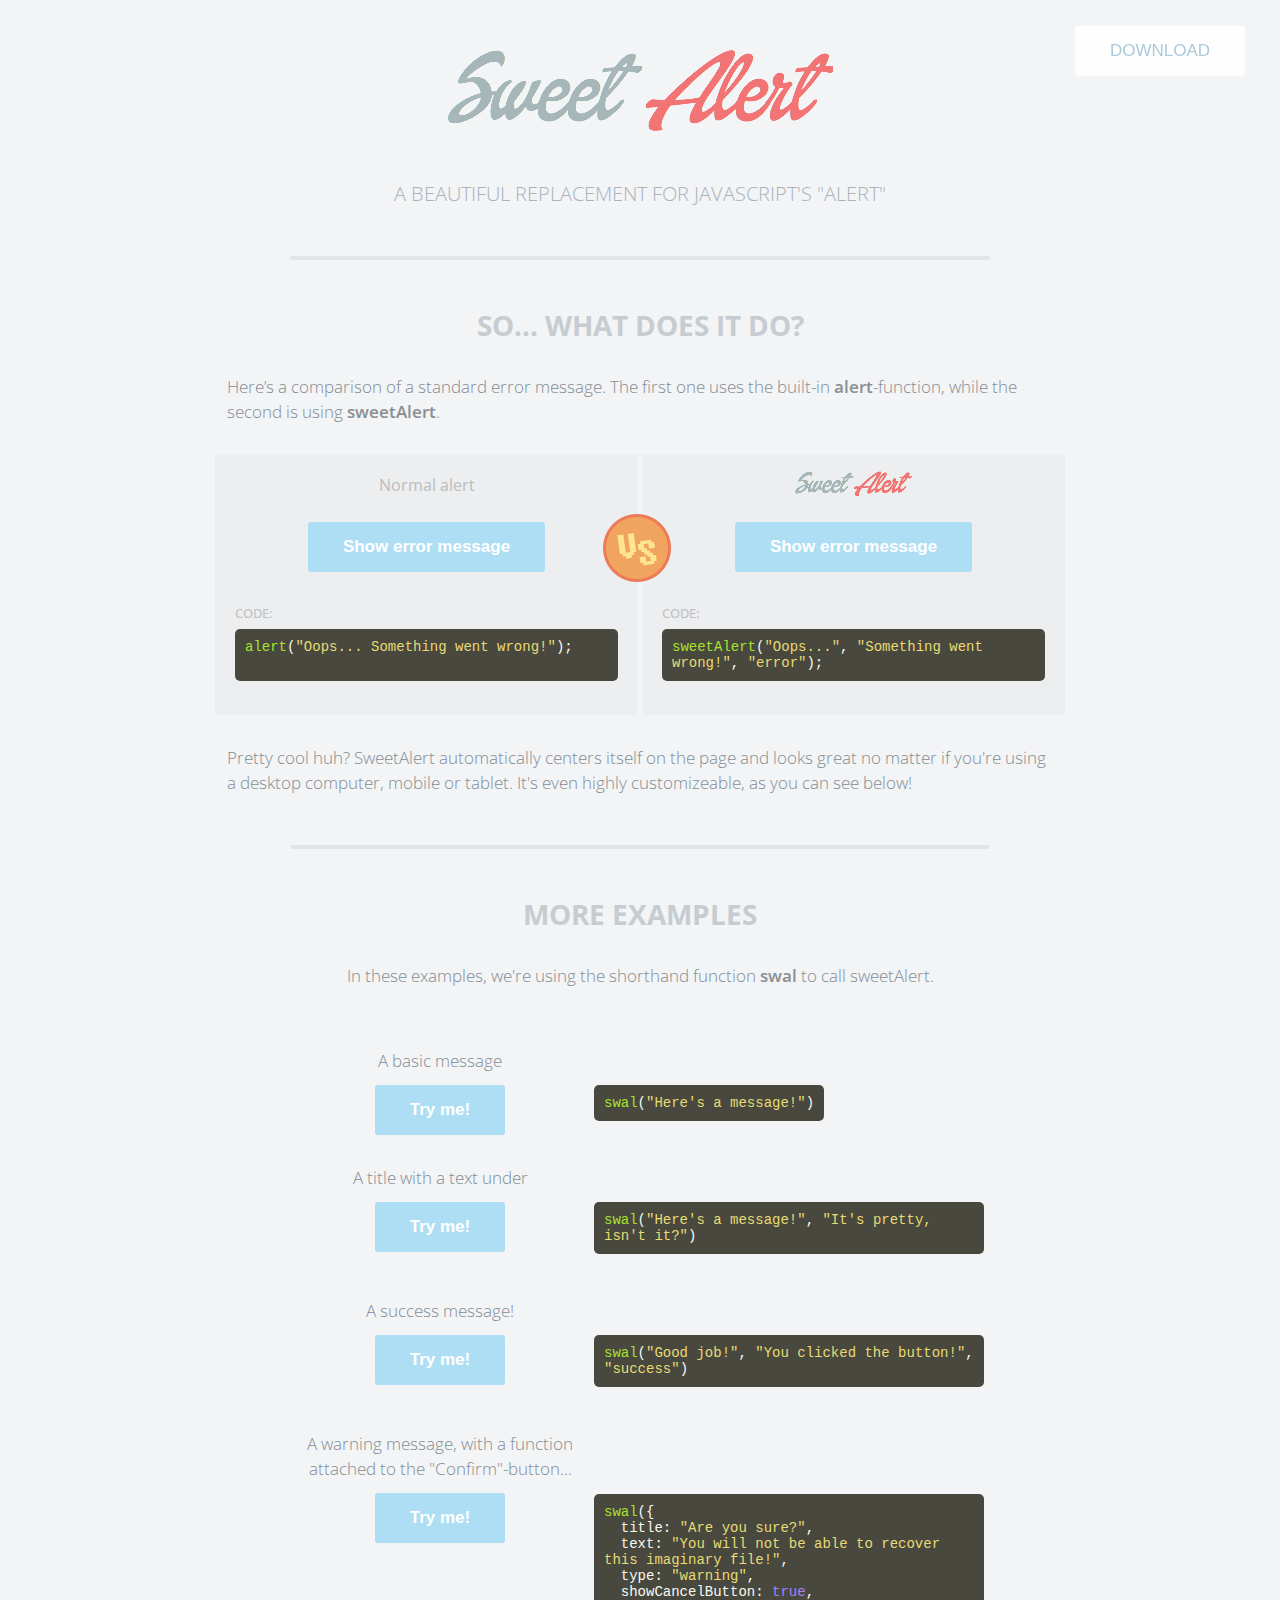
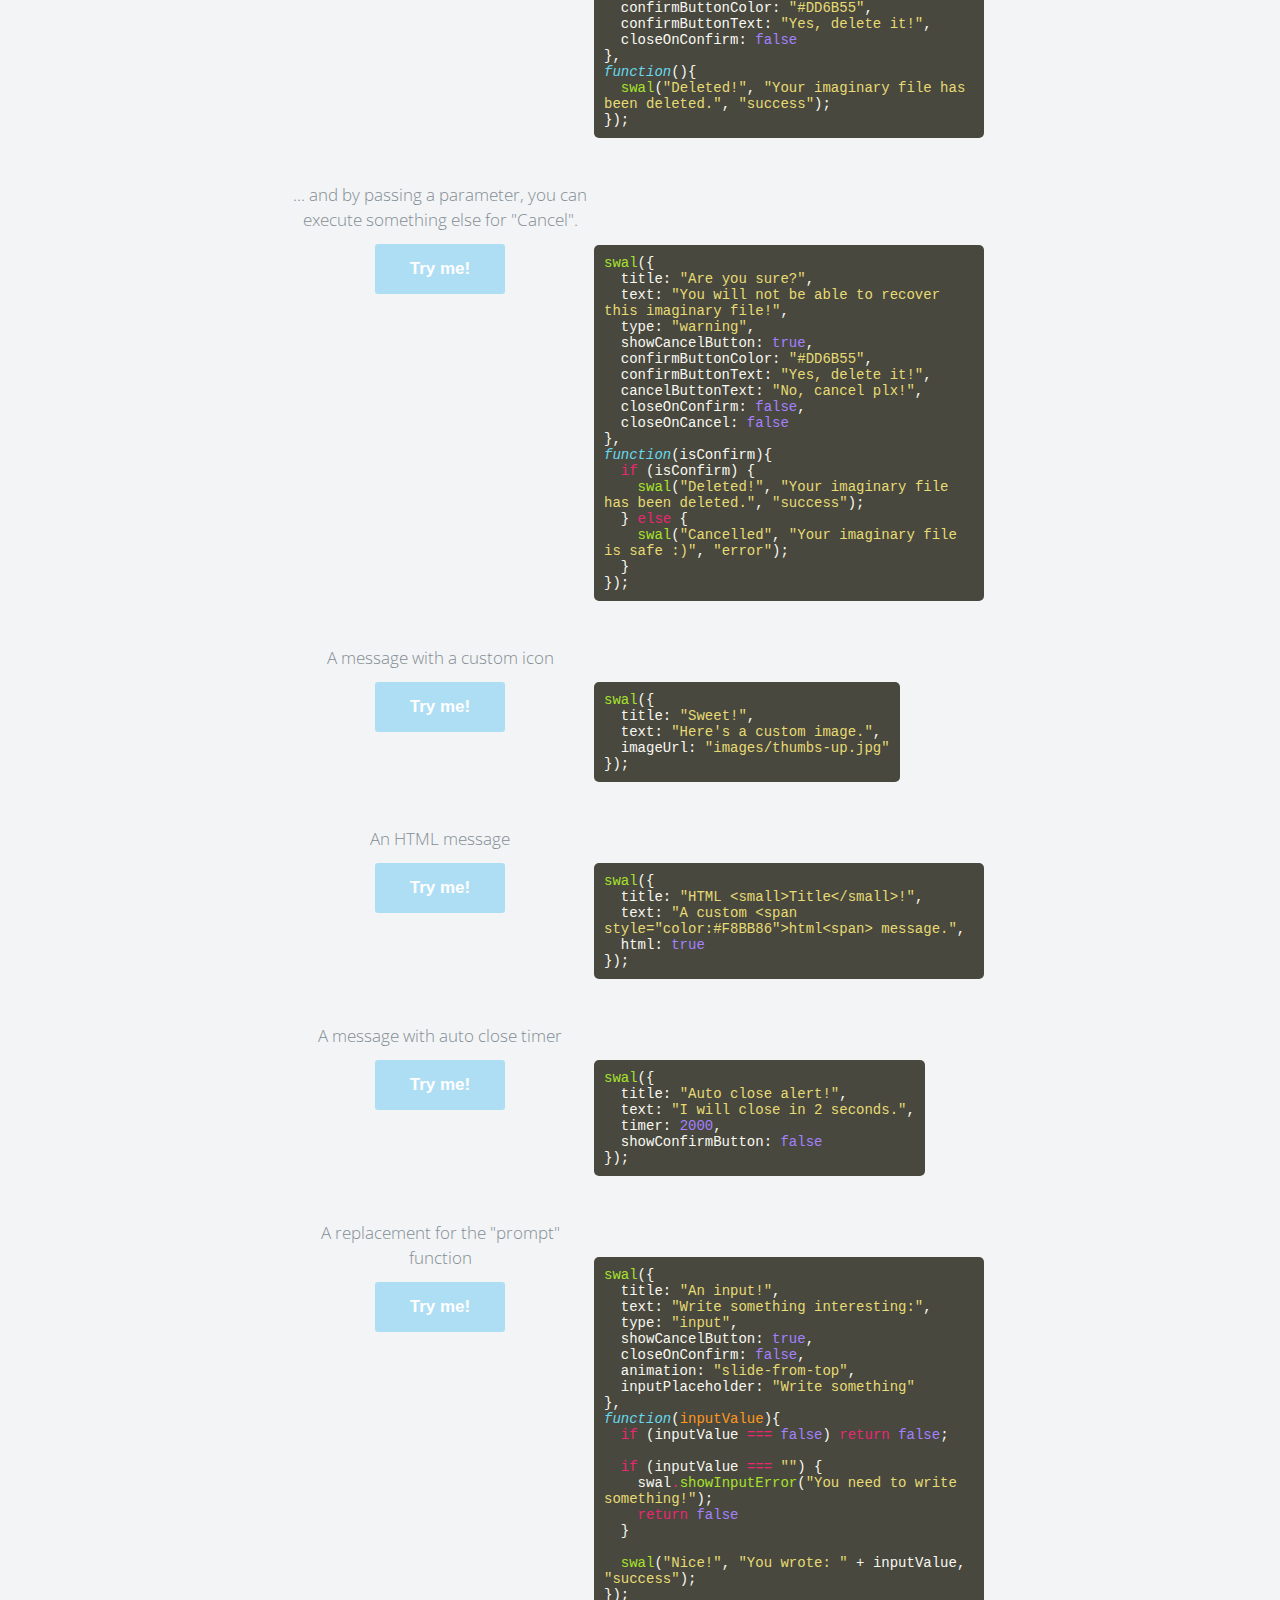
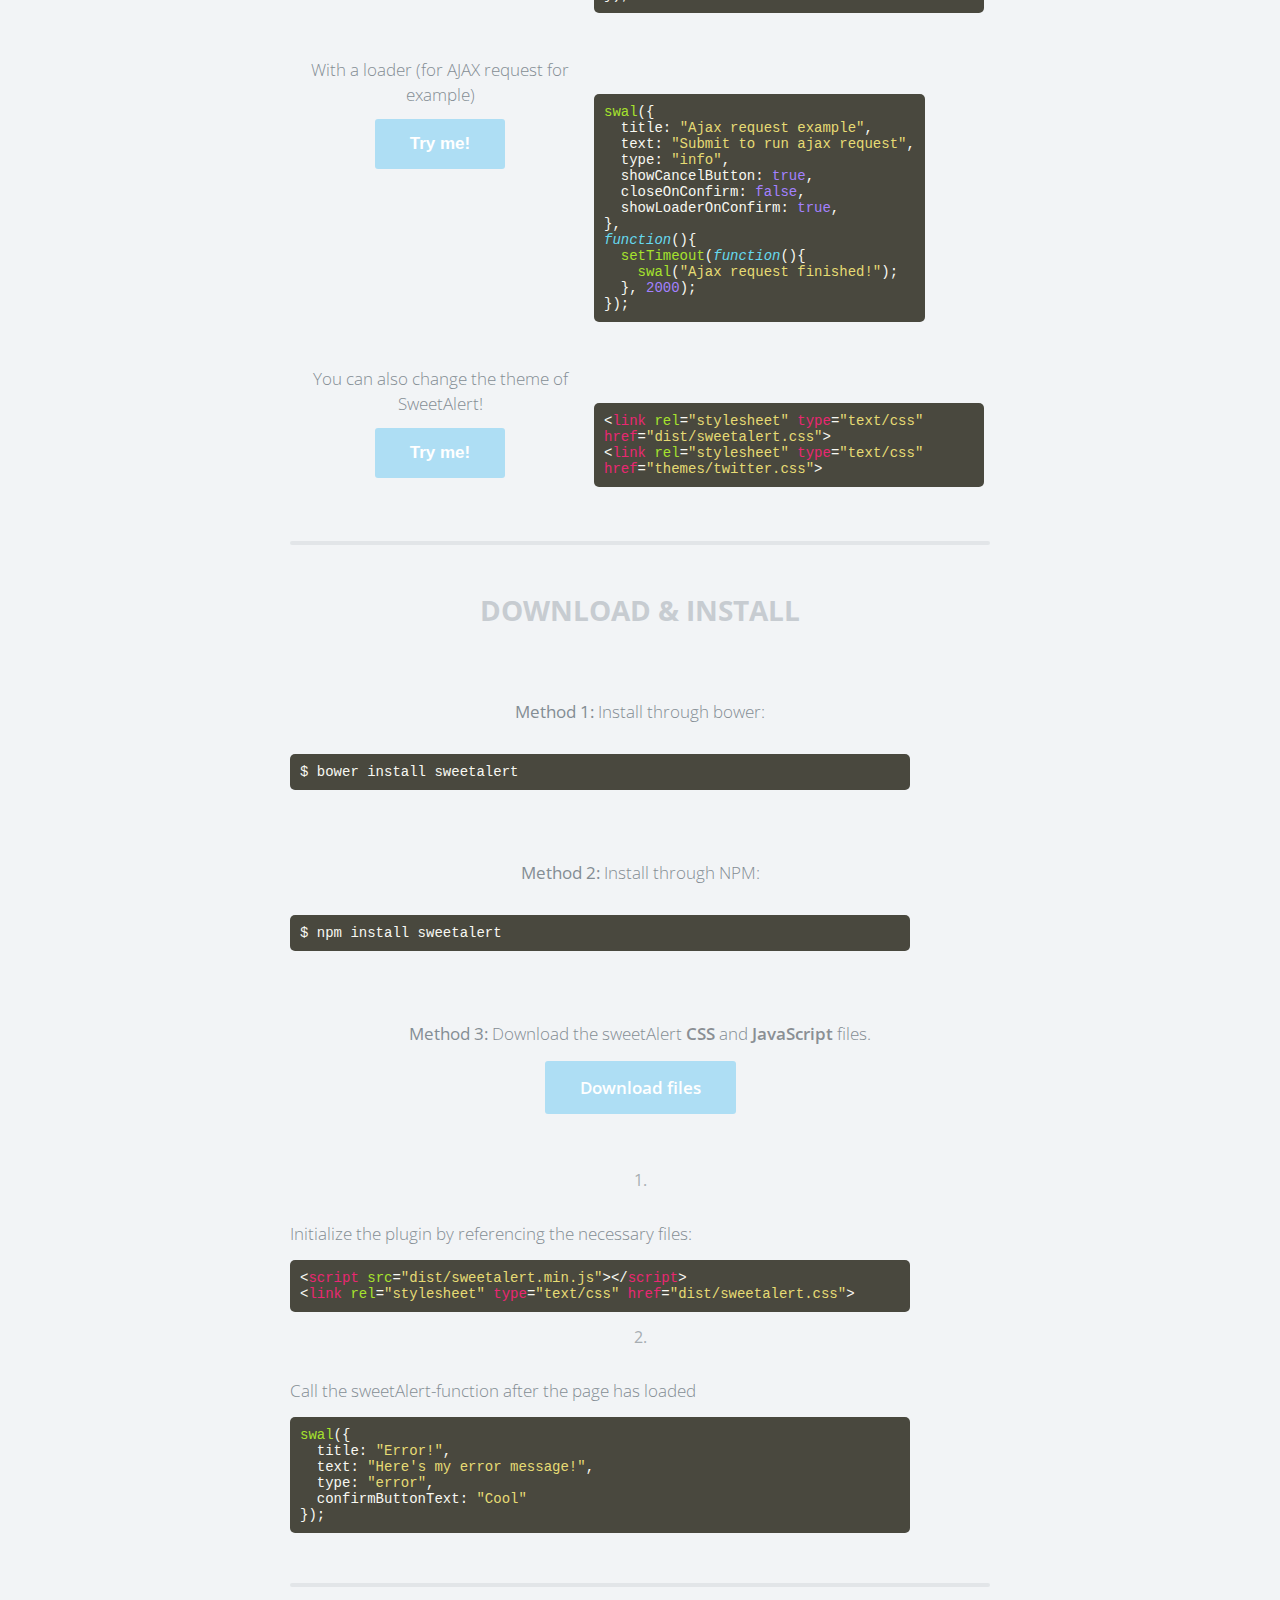
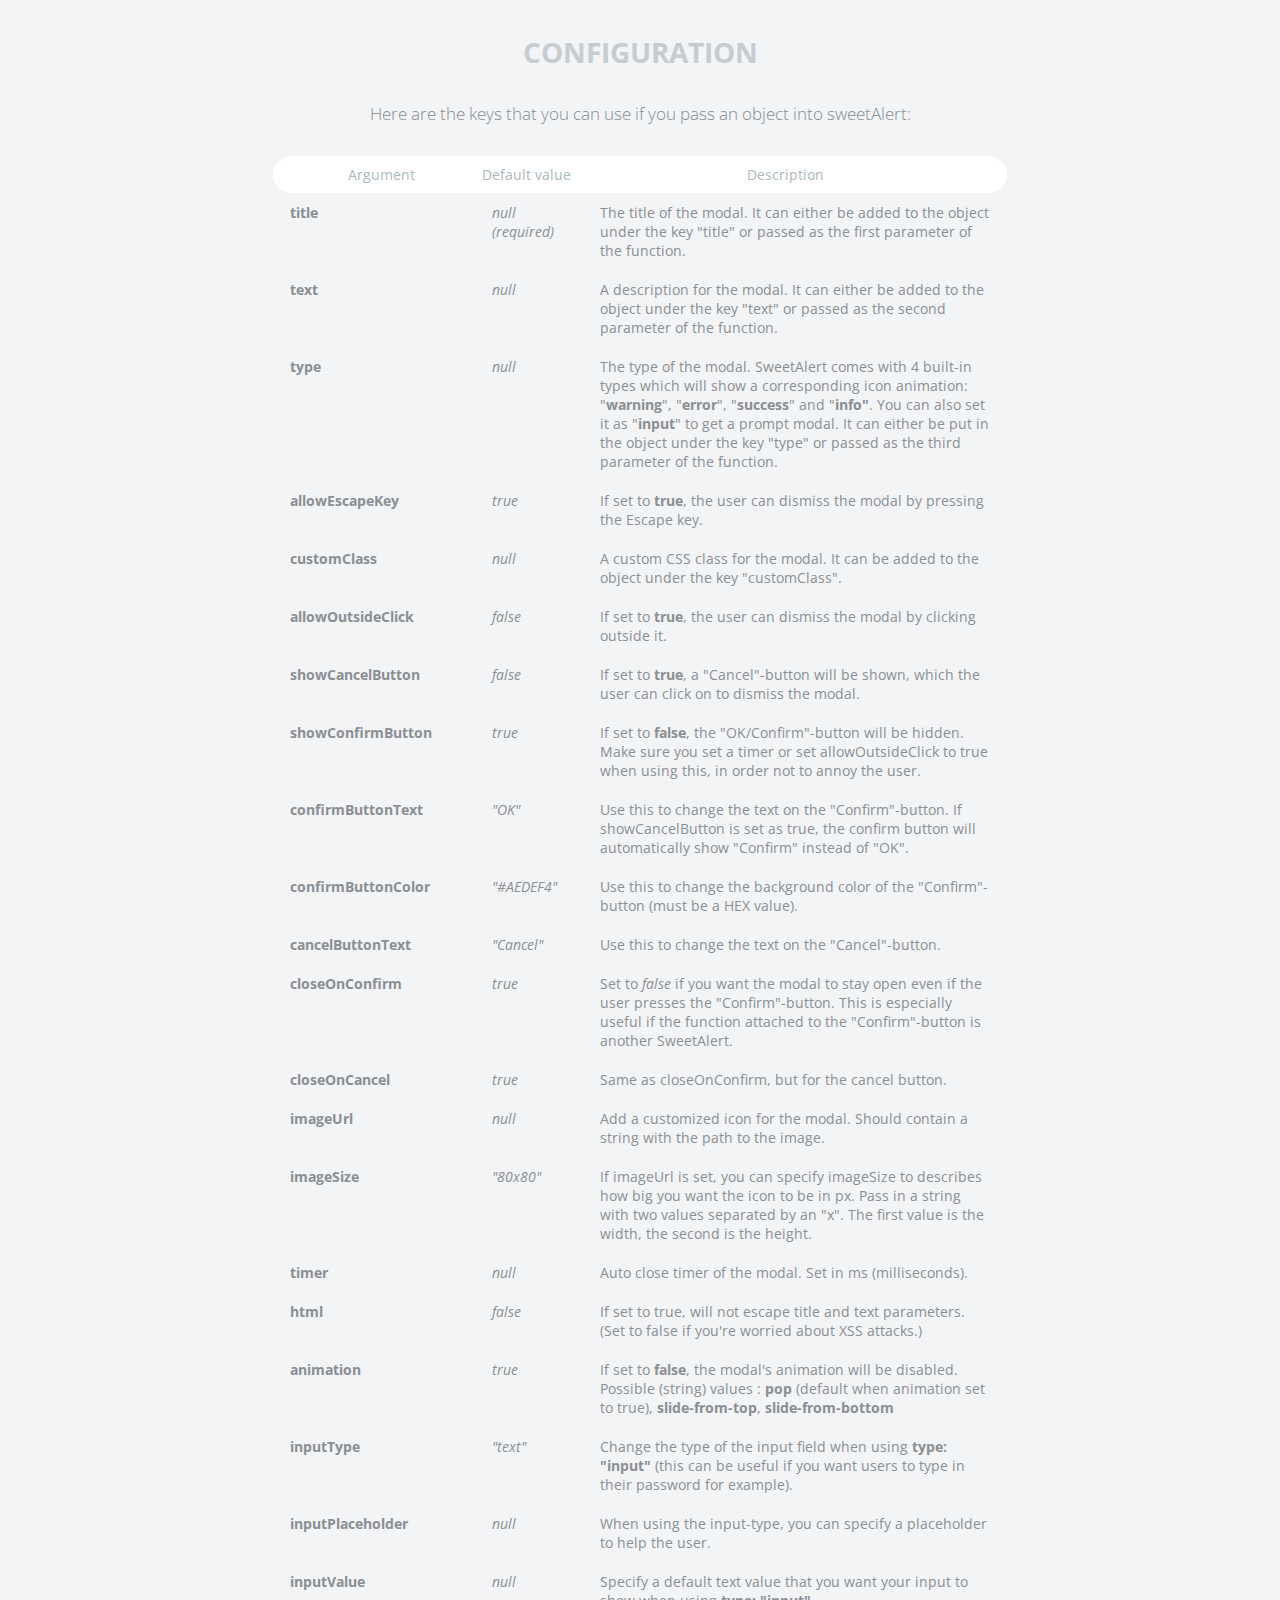
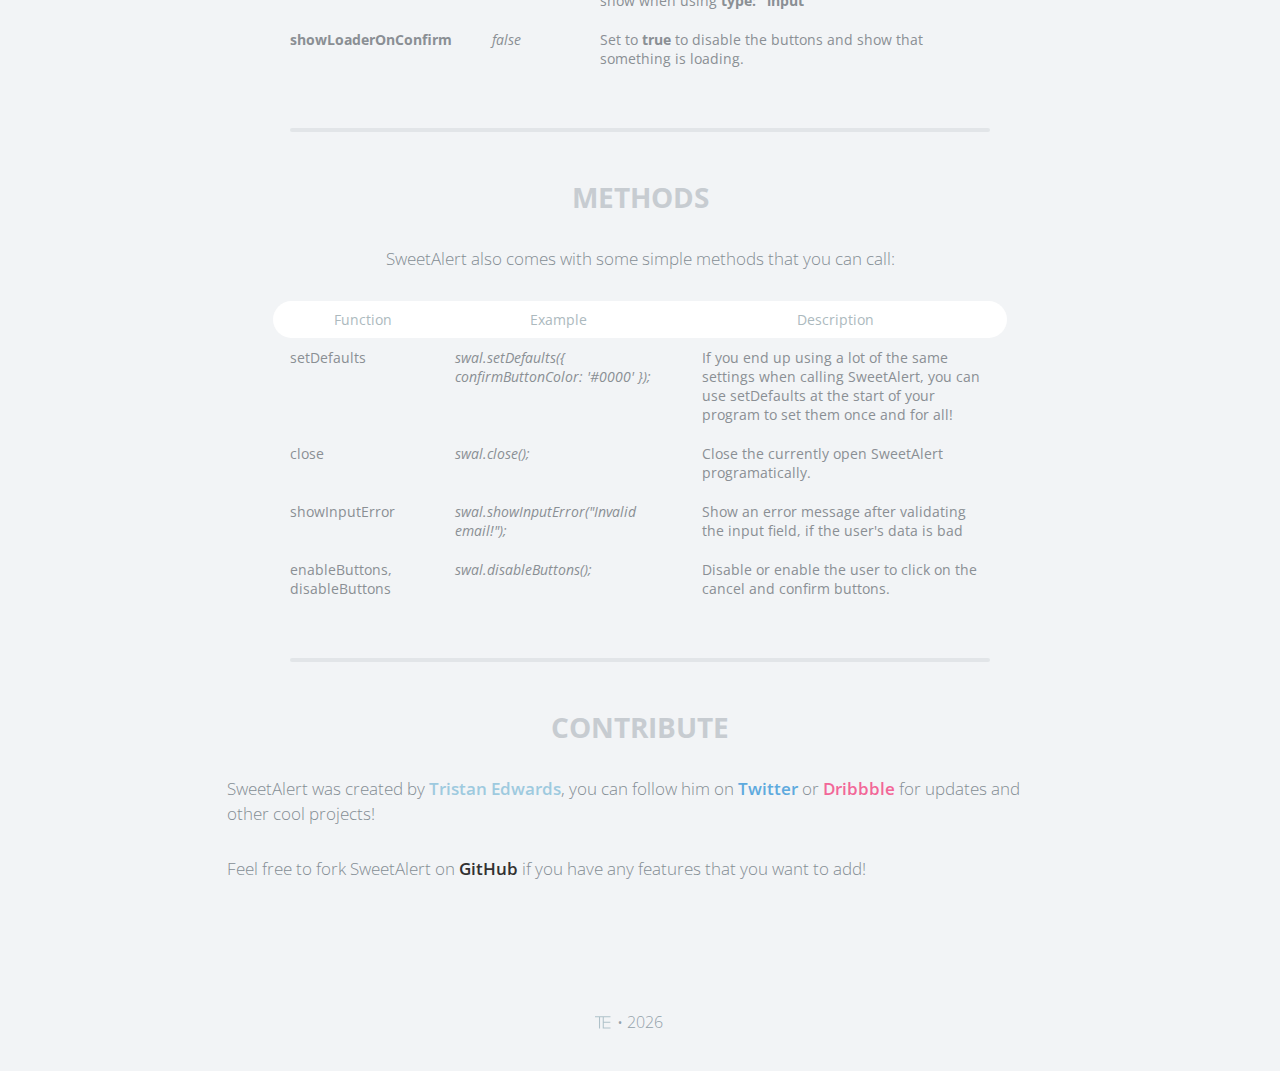
<file: sweetalert-master/index.html>
<!doctype html>

<html>

<head>
  <meta charset="utf-8">
  <meta name="viewport" content="width=device-width, initial-scale=1, maximum-scale=1, user-scalable=0" />
  <title>SweetAlert</title>

  <link rel="stylesheet" href="example/example.css">
  <script src="https://code.jquery.com/jquery-2.1.3.min.js"></script>

  <!-- This is what you need -->
  <script src="dist/sweetalert-dev.js"></script>
  <link rel="stylesheet" href="dist/sweetalert.css">
  <!--.......................-->

</head>

<body>

<h1>Sweet Alert</h1>
<h2>A beautiful replacement for JavaScript's "Alert"</h2>
<button class="download">Download</button>

<!-- What does it do? -->
<h3>So... What does it do?</h3>
<p>Here’s a comparison of a standard error message. The first one uses the built-in <strong>alert</strong>-function, while the second is using <strong>sweetAlert</strong>.</p>

<div class="showcase normal">
	<h4>Normal alert</h4>
	<button>Show error message</button>

	<h5>Code:</h5>
	<pre><span class="attr">alert</span>(<span class="str">"Oops... Something went wrong!"</span>);

	</pre>

	<div class="vs-icon"></div>
</div>

<div class="showcase sweet">
	<h4>Sweet Alert</h4>
	<button>Show error message</button>

	<h5>Code:</h5>
	<pre><span class="attr">sweetAlert</span>(<span class="str">"Oops..."</span>, <span class="str">"Something went wrong!"</span>, <span class="str">"error"</span>);</pre>
</div>

<p>Pretty cool huh? SweetAlert automatically centers itself on the page and looks great no matter if you're using a desktop computer, mobile or tablet. It's even highly customizeable, as you can see below!</p>


<!-- Examples -->
<h3>More examples</h3>

<p class="center">In these examples, we're using the shorthand function <strong>swal</strong> to call sweetAlert.</p>

<ul class="examples">

	<li class="message">
		<div class="ui">
			<p>A basic message</p>
			<button>Try me!</button>
		</div>
		<pre><span class="attr">swal</span>(<span class="str">"Here's a message!"</span>)</pre>
	</li>

	<li class="title-text">
		<div class="ui">
			<p>A title with a text under</p>
			<button>Try me!</button>
		</div>
		<pre><span class="attr">swal</span>(<span class="str">"Here's a message!"</span>, <span class="str">"It's pretty, isn't it?"</span>)</pre>
	</li>

	<li class="success">
		<div class="ui">
			<p>A success message!</p>
			<button>Try me!</button>
		</div>
		<pre><span class="attr">swal</span>(<span class="str">"Good job!"</span>, <span class="str">"You clicked the button!"</span>, <span class="str">"success"</span>)</pre>
	</li>

	<li class="warning confirm">
		<div class="ui">
			<p>A warning message, with a function attached to the "Confirm"-button...</p>
			<button>Try me!</button>
		</div>
		<pre><span class="attr">swal</span>({
&nbsp;&nbsp;title: <span class="str">"Are you sure?"</span>,
&nbsp;&nbsp;text: <span class="str">"You will not be able to recover this imaginary file!"</span>,
&nbsp;&nbsp;type: <span class="str">"warning"</span>,
&nbsp;&nbsp;showCancelButton: <span class="val">true</span>,
&nbsp;&nbsp;confirmButtonColor: <span class="str">"#DD6B55"</span>,
&nbsp;&nbsp;confirmButtonText: <span class="str">"Yes, delete it!"</span>,
&nbsp;&nbsp;closeOnConfirm: <span class="val">false</span>
},
<span class="func"><i>function</i></span>(){
&nbsp;&nbsp;<span class="attr">swal</span>(<span class="str">"Deleted!"</span>, <span class="str">"Your imaginary file has been deleted."</span>, <span class="str">"success"</span>);
});</pre>
	</li>

	<li class="warning cancel">
		<div class="ui">
			<p>... and by passing a parameter, you can execute something else for "Cancel".</p>
			<button>Try me!</button>
		</div>
		<pre><span class="attr">swal</span>({
&nbsp;&nbsp;title: <span class="str">"Are you sure?"</span>,
&nbsp;&nbsp;text: <span class="str">"You will not be able to recover this imaginary file!"</span>,
&nbsp;&nbsp;type: <span class="str">"warning"</span>,
&nbsp;&nbsp;showCancelButton: <span class="val">true</span>,
&nbsp;&nbsp;confirmButtonColor: <span class="str">"#DD6B55"</span>,
&nbsp;&nbsp;confirmButtonText: <span class="str">"Yes, delete it!"</span>,
&nbsp;&nbsp;cancelButtonText: <span class="str">"No, cancel plx!"</span>,
&nbsp;&nbsp;closeOnConfirm: <span class="val">false</span>,
&nbsp;&nbsp;closeOnCancel: <span class="val">false</span>
},
<span class="func"><i>function</i></span>(isConfirm){
&nbsp;&nbsp;<span class="tag">if</span> (isConfirm) {
&nbsp;&nbsp;&nbsp;&nbsp;<span class="attr">swal</span>(<span class="str">"Deleted!"</span>, <span class="str">"Your imaginary file has been deleted."</span>, <span class="str">"success"</span>);
&nbsp;&nbsp;} <span class="tag">else</span> {
	&nbsp;&nbsp;&nbsp;&nbsp;<span class="attr">swal</span>(<span class="str">"Cancelled"</span>, <span class="str">"Your imaginary file is safe :)"</span>, <span class="str">"error"</span>);
&nbsp;&nbsp;}
});</pre>
	</li>

	<li class="custom-icon">
		<div class="ui">
			<p>A message with a custom icon</p>
			<button>Try me!</button>
		</div>
		<pre><span class="attr">swal</span>({
&nbsp;&nbsp;title: <span class="str">"Sweet!"</span>,
&nbsp;&nbsp;text: <span class="str">"Here's a custom image."</span>,
&nbsp;&nbsp;imageUrl: <span class="str">"images/thumbs-up.jpg"</span>
});</pre>
	</li>

	<li class="message-html">
		<div class="ui">
			<p>An HTML message</p>
			<button>Try me!</button>
		</div>
		<pre><span class="attr">swal</span>({
&nbsp;&nbsp;title: <span class="str">"HTML &lt;small&gt;Title&lt;/small&gt;!"</span>,
&nbsp;&nbsp;text: <span class="str">"A custom &lt;span style="color:#F8BB86"&gt;html&lt;span&gt; message."</span>,
&nbsp;&nbsp;html: <span class="val">true</span>
});</pre>
	</li>

	<li class="timer">
		<div class="ui">
			<p>A message with auto close timer</p>
			<button>Try me!</button>
		</div>
		<pre><span class="attr">swal</span>({
&nbsp;&nbsp;title: <span class="str">"Auto close alert!"</span>,
&nbsp;&nbsp;text: <span class="str">"I will close in 2 seconds."</span>,
&nbsp;&nbsp;timer: <span class="val">2000</span>,
&nbsp;&nbsp;showConfirmButton: <span class="val">false</span>
});</pre>
	</li>


	<li class="input">
		<div class="ui">
			<p>A replacement for the "prompt" function</p>
			<button>Try me!</button>
		</div>
		<pre><span class="attr">swal</span>({
&nbsp;&nbsp;title: <span class="str">"An input!"</span>,
&nbsp;&nbsp;text: <span class="str">"Write something interesting:"</span>,
&nbsp;&nbsp;type: <span class="str">"input"</span>,
&nbsp;&nbsp;showCancelButton: <span class="val">true</span>,
&nbsp;&nbsp;closeOnConfirm: <span class="val">false</span>,
&nbsp;&nbsp;animation: <span class="str">"slide-from-top"</span>,
&nbsp;&nbsp;inputPlaceholder: <span class="str">"Write something"</span>
},
<span class="func"><i>function</i></span>(<span class="arg">inputValue</span>){
&nbsp;&nbsp;<span class="tag">if</span> (inputValue <span class="tag">===</span> <span class="val">false</span>) <span class="tag">return</span> <span class="val">false</span>;
&nbsp;&nbsp;
&nbsp;&nbsp;<span class="tag">if</span> (inputValue <span class="tag">===</span> <span class="str">""</span>) {
&nbsp;&nbsp;&nbsp;&nbsp;swal<span class="tag">.</span><span class="attr">showInputError</span>(<span class="str">"You need to write something!"</span>);
&nbsp;&nbsp;&nbsp;&nbsp;<span class="tag">return</span> <span class="val">false</span>
&nbsp;&nbsp;}
&nbsp;&nbsp;
&nbsp;&nbsp;<span class="attr">swal</span>(<span class="str">"Nice!"</span>, <span class="str">"You wrote: "</span> + inputValue, <span class="str">"success"</span>);
});</pre>
	</li>

  <li class="ajax">
    <div class="ui">
			<p>With a loader (for AJAX request for example)</p>
			<button>Try me!</button>
		</div>
		<pre><span class="attr">swal</span>({
&nbsp;&nbsp;title: <span class="str">"Ajax request example"</span>,
&nbsp;&nbsp;text: <span class="str">"Submit to run ajax request"</span>,
&nbsp;&nbsp;type: <span class="str">"info"</span>,
&nbsp;&nbsp;showCancelButton: <span class="val">true</span>,
&nbsp;&nbsp;closeOnConfirm: <span class="val">false</span>,
&nbsp;&nbsp;showLoaderOnConfirm: <span class="val">true</span>,
},
<span class="func"><i>function</i></span>(){
&nbsp;&nbsp;<span class="attr">setTimeout</span>(<span class="func"><i>function</i></span>(){
&nbsp;&nbsp;&nbsp;&nbsp;<span class="attr">swal</span>(<span class="str">"Ajax request finished!"</span>);
&nbsp;&nbsp;}, <span class="val">2000</span>);
});</pre>
	</li>

	<li class="theme">
		<div class="ui">
			<p>You can also change the theme of SweetAlert!</p>
			<button>Try me!</button>
		</div>
		<pre>&lt;<span class="tag">link</span> <span class="attr">rel</span>=<span class="str">"stylesheet"</span> <span class="tag">type</span>=<span class="str">"text/css"</span> <span class="tag">href</span>=<span class="str">"dist/sweetalert.css"</span>&gt;
			&lt;<span class="tag">link</span> <span class="attr">rel</span>=<span class="str">"stylesheet"</span> <span class="tag">type</span>=<span class="str">"text/css"</span> <span class="tag">href</span>=<span class="str">"themes/twitter.css"</span>&gt;</pre>
	</li>

</ul>


<!-- Download & Install -->
<h3 id="download-section">Download & install</h3>

<div class="center-container">
	<p class="center"><b>Method 1:</b> Install through bower:</p>
	<pre class="center">$ bower install sweetalert</pre>
</div>

<div class="center-container">
	<p class="center"><b>Method 2:</b> Install through NPM:</p>
	<pre class="center">$ npm install sweetalert</pre>
</div>

<p class="center"><b>Method 3:</b> Download the sweetAlert <strong>CSS</strong> and <strong>JavaScript</strong> files.</p>

<a class="button" href="https://github.com/t4t5/sweetalert/archive/master.zip" download>Download files</a>

<ol>
	<li>
		<p>Initialize the plugin by referencing the necessary files:</p>
		<pre>&lt;<span class="tag">script</span> <span class="attr">src</span>=<span class="str">"dist/sweetalert.min.js"</span>&gt;&lt;/<span class="tag">script</span>&gt;
&lt;<span class="tag">link</span> <span class="attr">rel</span>=<span class="str">"stylesheet"</span> <span class="tag">type</span>=<span class="str">"text/css"</span> <span class="tag">href</span>=<span class="str">"dist/sweetalert.css"</span>&gt;</pre>
	</li>

	<li>
		<p>Call the sweetAlert-function after the page has loaded</p>
		<pre><span class="attr">swal</span>({
&nbsp;&nbsp;title: <span class="str">"Error!"</span>,
&nbsp;&nbsp;text: <span class="str">"Here's my error message!"</span>,
&nbsp;&nbsp;type: <span class="str">"error"</span>,
&nbsp;&nbsp;confirmButtonText: <span class="str">"Cool"</span>
});
</pre>
	</li>
</ol>



<!-- Configuration -->
<h3>Configuration</h3>

<p class="center">Here are the keys that you can use if you pass an object into sweetAlert:</p>

<table>
	<tr class="titles">
		<th>
			<div class="border-left"></div>
			Argument
		</th>
		<th>Default value</th>
		<th>
			<div class="border-right"></div>
			Description
		</th>
	</tr>
	<tr>
		<td><b>title</b></td>
		<td><i>null (required)</i></td>
		<td>The title of the modal. It can either be added to the object under the key "title" or passed as the first parameter of the function.</td>
	</tr>
	<tr>
		<td><b>text</b></td>
		<td><i>null</i></td>
		<td>A description for the modal. It can either be added to the object under the key "text" or passed as the second parameter of the function.</td>
	</tr>
	<tr>
		<td><b>type</b></td>
		<td><i>null</i></td>
		<td>The type of the modal. SweetAlert comes with 4 built-in types which will show a corresponding icon animation: "<strong>warning</strong>", "<strong>error</strong>", "<strong>success</strong>" and "<strong>info"</strong>. You can also set it as "<strong>input</strong>" to get a prompt modal. It can either be put in the object under the key "type" or passed as the third parameter of the function.</td>
	</tr>
    <tr>
      <td><b>allowEscapeKey</b></td>
      <td><i>true</i></td>
      <td>If set to <strong>true</strong>, the user can dismiss the modal by pressing the Escape key.</td>
    </tr>
	<tr>
		<td><b>customClass</b></td>
		<td><i>null</i></td>
		<td>A custom CSS class for the modal. It can be added to the object under the key "customClass".</td>
	</tr>
	<tr>
		<td><b>allowOutsideClick</b></td>
		<td><i>false</i></td>
		<td>If set to <strong>true</strong>, the user can dismiss the modal by clicking outside it.</td>
	</tr>
	<tr>
		<td><b>showCancelButton</b></td>
		<td><i>false</i></td>
		<td>If set to <strong>true</strong>, a "Cancel"-button will be shown, which the user can click on to dismiss the modal.</td>
	</tr>
	<tr>
		<td><b>showConfirmButton</b></td>
		<td><i>true</i></td>
		<td>If set to <strong>false</strong>, the "OK/Confirm"-button will be hidden. Make sure you set a timer or set allowOutsideClick to true when using this, in order not to annoy the user.</td>
	</tr>
	<tr>
		<td><b>confirmButtonText</b></td>
		<td><i>"OK"</i></td>
		<td>Use this to change the text on the "Confirm"-button. If showCancelButton is set as true, the confirm button will automatically show "Confirm" instead of "OK".</td>
	</tr>
	<tr>
		<td><b>confirmButtonColor</b></td>
		<td><i>"#AEDEF4"</i></td>
		<td>Use this to change the background color of the "Confirm"-button (must be a HEX value).</td>
	</tr>
	<tr>
		<td><b>cancelButtonText</b></td>
		<td><i>"Cancel"</i></td>
		<td>Use this to change the text on the "Cancel"-button.</td>
	</tr>
	<tr>
		<td><b>closeOnConfirm</b></td>
		<td><i>true</i></td>
		<td>Set to <i>false</i> if you want the modal to stay open even if the user presses the "Confirm"-button. This is especially useful if the function attached to the "Confirm"-button is another SweetAlert.</td>
	</tr>
	<tr>
		<td><b>closeOnCancel</b></td>
		<td><i>true</i></td>
		<td>Same as closeOnConfirm, but for the cancel button.</td>
	</tr>
	<tr>
		<td><b>imageUrl</b></td>
		<td><i>null</i></td>
		<td>Add a customized icon for the modal. Should contain a string with the path to the image.</td>
	</tr>
	<tr>
		<td><b>imageSize</b></td>
		<td><i>"80x80"</i></td>
		<td>If imageUrl is set, you can specify imageSize to describes how big you want the icon to be in px. Pass in a string with two values separated by an "x". The first value is the width, the second is the height.</td>
	</tr>
	<tr>
		<td><b>timer</b></td>
		<td><i>null</i></td>
		<td>Auto close timer of the modal. Set in ms (milliseconds).</td>
	</tr>
	<tr>
		<td><b>html</b></td>
		<td><i>false</i></td>
		<td>If set to true, will not escape title and text parameters. (Set to false if you're worried about XSS attacks.)</td>
	</tr>
	<tr>
		<td><b>animation</b></td>
		<td><i>true</i></td>
		<td>If set to <strong>false</strong>, the modal's animation will be disabled. Possible (string) values : <strong>pop</strong> (default when animation set to true), <strong>slide-from-top</strong>, <strong>slide-from-bottom</strong></td>
	</tr>
	<tr>
		<td><b>inputType</b></td>
		<td><i>"text"</i></td>
		<td>Change the type of the input field when using <strong>type: "input"</strong> (this can be useful if you want users to type in their password for example).</td>
	</tr>
	<tr>
		<td><b>inputPlaceholder</b></td>
		<td><i>null</i></td>
		<td>When using the input-type, you can specify a placeholder to help the user.</td>
	</tr>
	<tr>
		<td><b>inputValue</b></td>
		<td><i>null</i></td>
		<td>Specify a default text value that you want your input to show when using <strong>type: "input"</strong></td>
	</tr>
	<tr>
		<td><b>showLoaderOnConfirm</b></td>
		<td><i>false</i></td>
    <td>Set to <strong>true</strong> to disable the buttons and show that something is loading.</td>
	</tr>
</table>


<!-- Methods -->
<h3>Methods</h3>

<p class="center">SweetAlert also comes with some simple methods that you can call:</p>

<table>
	<tr class="titles">
		<th>
			<div class="border-left"></div>
			Function
		</th>
		<th>Example</th>
		<th>
			<div class="border-right"></div>
			Description
		</th>
	</tr>
	<tr>
		<td>setDefaults</td>
		<td><i>swal.setDefaults({ confirmButtonColor: '#0000' });</i></td>
		<td>If you end up using a lot of the same settings when calling SweetAlert, you can use setDefaults at the start of your program to set them once and for all!</td>
	</tr>
	<tr>
		<td>close</td>
		<td><i>swal.close();</i></td>
		<td>Close the currently open SweetAlert programatically.</td>
	</tr>
	<tr>
		<td>showInputError</td>
		<td><i>swal.showInputError("Invalid email!");</i></td>
		<td>Show an error message after validating the input field, if the user's data is bad</td>
	</tr>
	<tr>
		<td>enableButtons, disableButtons</td>
		<td><i>swal.disableButtons();</i></td>
		<td>Disable or enable the user to click on the cancel and confirm buttons.</td>
	</tr>
</table>



<!-- Contribute -->
<h3>Contribute</h3>
<p>SweetAlert was created by <a href="http://tristanedwards.me" target="_blank">Tristan Edwards</a>, you can follow him on <a href="https://twitter.com/t4t5" target="_blank" class="twitter">Twitter</a> or <a href="https://dribbble.com/tristanedwards" target="_blank" class="dribbble">Dribbble</a> for updates and other cool projects!</p>
<p>Feel free to fork SweetAlert on <a href="https://github.com/t4t5/sweetalert" class="github">GitHub</a> if you have any features that you want to add!</p>


<footer>
	<span class="te-logo">TE</span> • <script>document.write(new Date().getFullYear())</script>
</footer>


<script>

document.querySelector('button.download').onclick = function(){
	$("html, body").animate({ scrollTop: $("#download-section").offset().top }, 1000);
};

document.querySelector('.showcase.normal button').onclick = function(){
	alert("Oops... Something went wrong!");
};

document.querySelector('.showcase.sweet button').onclick = function(){
	swal("Oops...", "Something went wrong!", "error");
};

document.querySelector('ul.examples li.message button').onclick = function(){
	swal("Here's a message!");
};

document.querySelector('ul.examples li.timer button').onclick = function(){
	swal({
		title: "Auto close alert!",
		text: "I will close in 2 seconds.",
		timer: 2000,
		showConfirmButton: false
	});
};

document.querySelector('ul.examples li.title-text button').onclick = function(){
	swal("Here's a message!", "It's pretty, isn't it?");
};

document.querySelector('ul.examples li.success button').onclick = function(){
	swal("Good job!", "You clicked the button!", "success");
};

document.querySelector('ul.examples li.warning.confirm button').onclick = function(){
	swal({
		title: "Are you sure?",
		text: "You will not be able to recover this imaginary file!",
		type: "warning",
		showCancelButton: true,
		confirmButtonColor: '#DD6B55',
		confirmButtonText: 'Yes, delete it!',
		closeOnConfirm: false
	},
	function(){
		swal("Deleted!", "Your imaginary file has been deleted!", "success");
	});
};

document.querySelector('ul.examples li.warning.cancel button').onclick = function(){
	swal({
		title: "Are you sure?",
		text: "You will not be able to recover this imaginary file!",
		type: "warning",
		showCancelButton: true,
		confirmButtonColor: '#DD6B55',
		confirmButtonText: 'Yes, delete it!',
		cancelButtonText: "No, cancel plx!",
		closeOnConfirm: false,
		closeOnCancel: false
	},
	function(isConfirm){
    if (isConfirm){
      swal("Deleted!", "Your imaginary file has been deleted!", "success");
    } else {
      swal("Cancelled", "Your imaginary file is safe :)", "error");
    }
	});
};

document.querySelector('ul.examples li.custom-icon button').onclick = function(){
	swal({
		title: "Sweet!",
		text: "Here's a custom image.",
		imageUrl: 'example/images/thumbs-up.jpg'
	});
};

document.querySelector('ul.examples li.message-html button').onclick = function(){
	swal({
		title: "HTML <small>Title</small>!",
		text: 'A custom <span style="color:#F8BB86">html<span> message.',
		html: true
	});
};

document.querySelector('ul.examples li.input button').onclick = function(){
	swal({
		title: "An input!",
		text: 'Write something interesting:',
		type: 'input',
		showCancelButton: true,
		closeOnConfirm: false,
		animation: "slide-from-top",
		inputPlaceholder: "Write something",
	},
	function(inputValue){
		if (inputValue === false) return false;

		if (inputValue === "") {
			swal.showInputError("You need to write something!");
			return false;
		}
    
		swal("Nice!", 'You wrote: ' + inputValue, "success");

	});
};

document.querySelector('ul.examples li.theme button').onclick = function() {
	swal({
		title: "Themes!",
		text: "Here's the Twitter theme for SweetAlert!",
		confirmButtonText: "Cool!",
		customClass: 'twitter'
	});
};

document.querySelector('ul.examples li.ajax button').onclick = function() {
  swal({
    title: 'Ajax request example',
    text: 'Submit to run ajax request',
    type: 'info',
    showCancelButton: true,
    closeOnConfirm: false,
    showLoaderOnConfirm: true,
  }, function(){
    setTimeout(function() {
      swal('Ajax request finished!');
    }, 2000);
  });
};

</script>



</body>

</html>
</file>
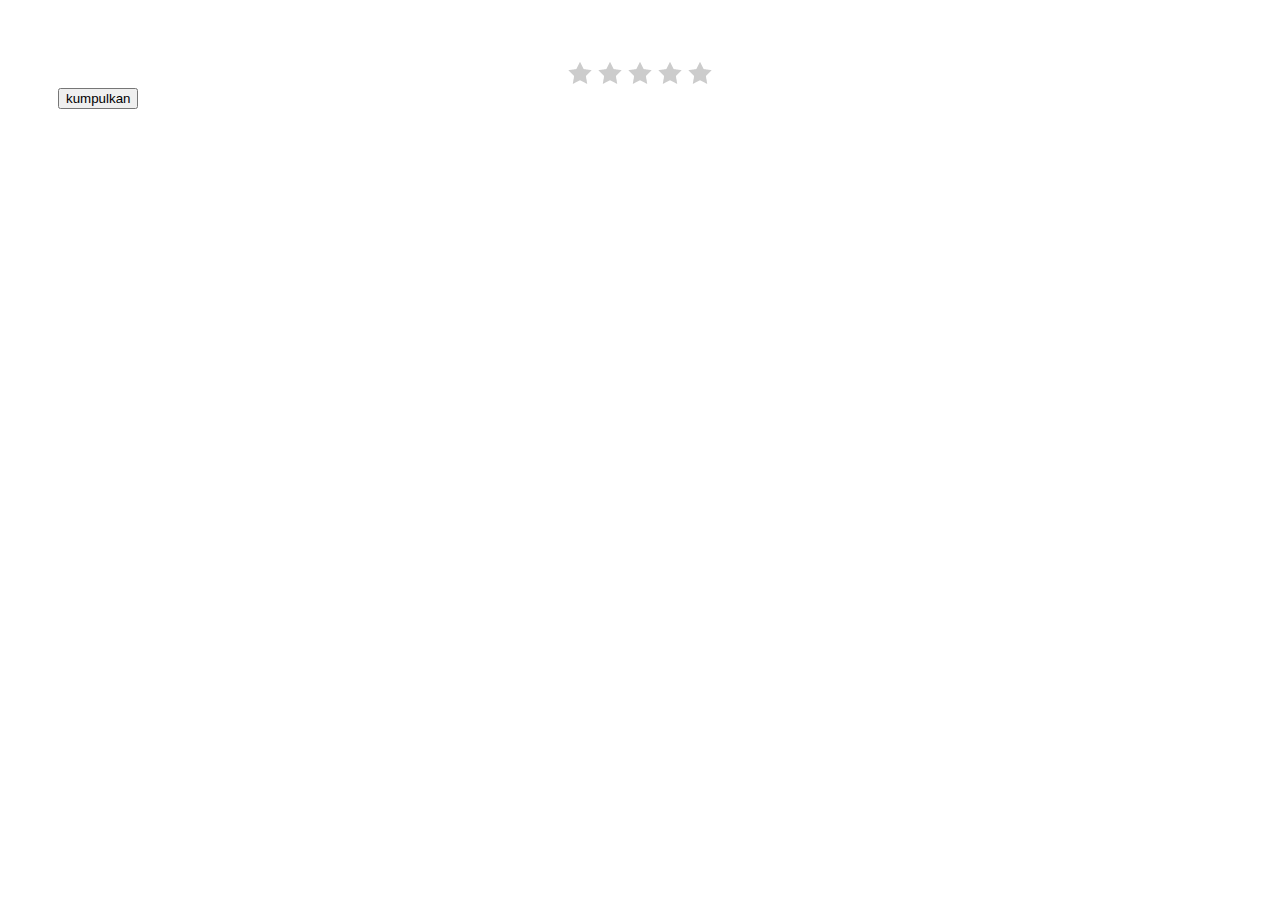
<file: g16kuisioner/alat/index.html>
<html>
<head><title>Star Rating by VoidCanvas.com</title></head>
<body>
<link rel="stylesheet" href="style.css" />
<form id="ratingsForm" method="POST" action="aksi.php">
	<div class="stars">
		<input type="radio" name="star" class="star-1" id="star-1" value="1" />
		<label class="star-1" for="star-1">1</label>
		<input type="radio" name="star" class="star-2" id="star-2" value="2"/>
		<label class="star-2" for="star-2">2</label>
		<input type="radio" name="star" class="star-3" id="star-3" value="3"/>
		<label class="star-3" for="star-3">3</label>
		<input type="radio" name="star" class="star-4" id="star-4" value="4"/>
		<label class="star-4" for="star-4">4</label>
		<input type="radio" name="star" class="star-5" id="star-5" value="5"/>
		<label class="star-5" for="star-5">5</label>
		<span></span>
	</div>
	<input type="submit" value="kumpulkan" />
  
</form>

</body>
</html>
</file>
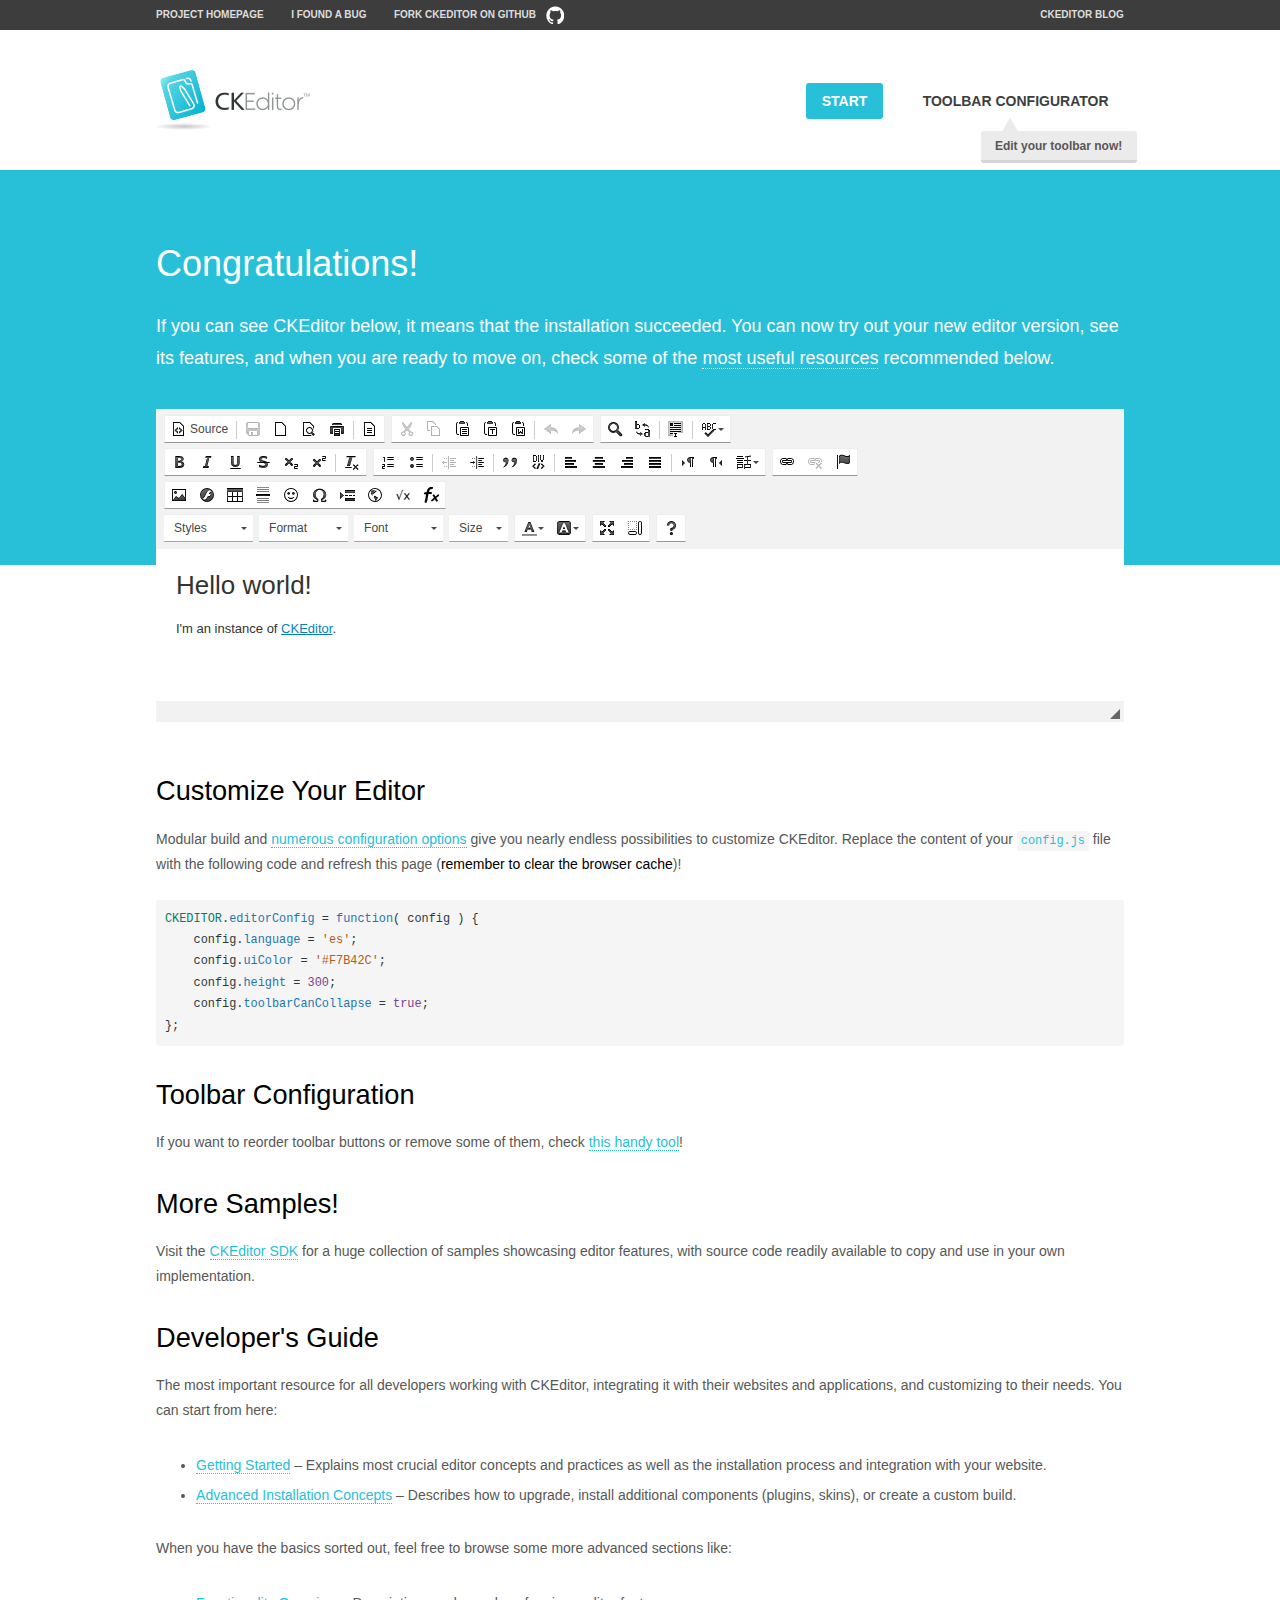
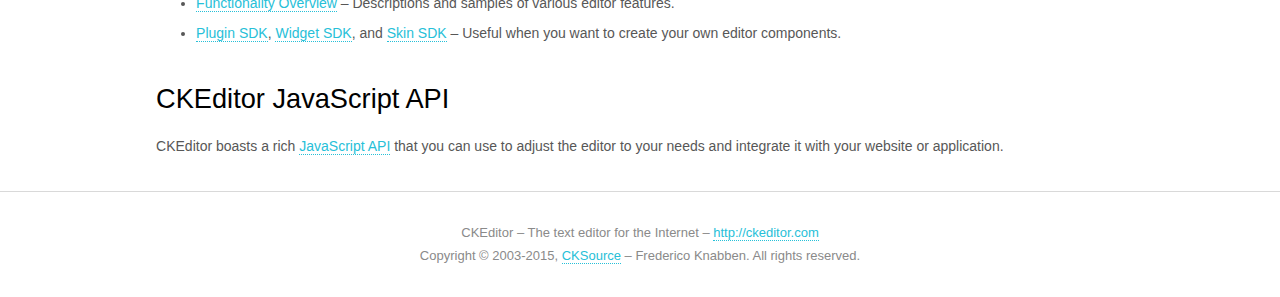
<file: g16penyisihan/ckeditor/samples/index.html>
<!DOCTYPE html>
<!--
Copyright (c) 2003-2015, CKSource - Frederico Knabben. All rights reserved.
For licensing, see LICENSE.md or http://ckeditor.com/license
-->
<html>
<head>
	<meta charset="utf-8">
	<title>CKEditor Sample</title>
	<script src="../ckeditor.js"></script>
	<script src="js/sample.js"></script>
	<link rel="stylesheet" href="css/samples.css">
	<link rel="stylesheet" href="toolbarconfigurator/lib/codemirror/neo.css">
</head>
<body id="main">

<nav class="navigation-a">
	<div class="grid-container">
		<ul class="navigation-a-left grid-width-70">
			<li><a href="http://ckeditor.com">Project Homepage</a></li>
			<li><a href="http://dev.ckeditor.com/">I found a bug</a></li>
			<li><a href="http://github.com/ckeditor/ckeditor-dev" class="icon-pos-right icon-navigation-a-github">Fork CKEditor on GitHub</a></li>
		</ul>
		<ul class="navigation-a-right grid-width-30">
			<li><a href="http://ckeditor.com/blog-list">CKEditor Blog</a></li>
		</ul>
	</div>
</nav>

<header class="header-a">
	<div class="grid-container">
		<h1 class="header-a-logo grid-width-30">
			<a href="index.html"><img src="img/logo.png" alt="CKEditor Sample"></a>
		</h1>

		<nav class="navigation-b grid-width-70">
			<ul>
				<li><a href="index.html" class="button-a button-a-background">Start</a></li>
				<li><a href="toolbarconfigurator/index.html" class="button-a">Toolbar configurator <span class="balloon-a balloon-a-nw">Edit your toolbar now!</span></a></li>
			</ul>
		</nav>
	</div>
</header>

<main>
	<div class="adjoined-top">
		<div class="grid-container">
			<div class="content grid-width-100">
				<h1>Congratulations!</h1>
				<p>
					If you can see CKEditor below, it means that the installation succeeded.
					You can now try out your new editor version, see its features, and when you are ready to move on, check some of the <a href="#sample-customize">most useful resources</a> recommended below.
				</p>
			</div>
		</div>
	</div>
	<div class="adjoined-bottom">
		<div class="grid-container">
			<div class="grid-width-100">
				<div id="editor">
					<h1>Hello world!</h1>
					<p>I'm an instance of <a href="http://ckeditor.com">CKEditor</a>.</p>
				</div>
			</div>
		</div>
	</div>

	<div class="grid-container">
		<div class="content grid-width-100">
			<section id="sample-customize">
				<h2>Customize Your Editor</h2>
				<p>Modular build and <a href="http://docs.ckeditor.com/#!/guide/dev_configuration">numerous configuration options</a> give you nearly endless possibilities to customize CKEditor. Replace the content of your <code><a href="../config.js">config.js</a></code> file with the following code and refresh this page (<strong>remember to clear the browser cache</strong>)!</p>
		<pre class="cm-s-neo CodeMirror"><code><span style="padding-right: 0.1px;"><span class="cm-variable">CKEDITOR</span>.<span class="cm-property">editorConfig</span> <span class="cm-operator">=</span> <span class="cm-keyword">function</span>( <span class="cm-def">config</span> ) {</span>
<span style="padding-right: 0.1px;"><span class="cm-tab">	</span><span class="cm-variable-2">config</span>.<span class="cm-property">language</span> <span class="cm-operator">=</span> <span class="cm-string">'es'</span>;</span>
<span style="padding-right: 0.1px;"><span class="cm-tab">	</span><span class="cm-variable-2">config</span>.<span class="cm-property">uiColor</span> <span class="cm-operator">=</span> <span class="cm-string">'#F7B42C'</span>;</span>
<span style="padding-right: 0.1px;"><span class="cm-tab">	</span><span class="cm-variable-2">config</span>.<span class="cm-property">height</span> <span class="cm-operator">=</span> <span class="cm-number">300</span>;</span>
<span style="padding-right: 0.1px;"><span class="cm-tab">	</span><span class="cm-variable-2">config</span>.<span class="cm-property">toolbarCanCollapse</span> <span class="cm-operator">=</span> <span class="cm-atom">true</span>;</span>
<span style="padding-right: 0.1px;">};</span></code></pre>
			</section>

			<section>
				<h2>Toolbar Configuration</h2>
				<p>If you want to reorder toolbar buttons or remove some of them, check <a href="toolbarconfigurator/index.html">this handy tool</a>!</p>
			</section>

			<section>
				<h2>More Samples!</h2>
				<p>Visit the <a href="http://sdk.ckeditor.com">CKEditor SDK</a> for a huge collection of samples showcasing editor features, with source code readily available to copy and use in your own implementation.</p>
			</section>

			<section>
				<h2>Developer's Guide</h2>
				<p>The most important resource for all developers working with CKEditor, integrating it with their websites and applications, and customizing to their needs. You can start from here:</p>
				<ul>
					<li><a href="http://docs.ckeditor.com/#!/guide/dev_installation">Getting Started</a> &ndash; Explains most crucial editor concepts and practices as well as the installation process and integration with your website.</li>
					<li><a href="http://docs.ckeditor.com/#!/guide/dev_advanced_installation">Advanced Installation Concepts</a> &ndash; Describes how to upgrade, install additional components (plugins, skins), or create a custom build.</li>
				</ul>
					<p>When you have the basics sorted out, feel free to browse some more advanced sections like:</p>
				<ul>
					<li><a href="http://docs.ckeditor.com/#!/guide/dev_features">Functionality Overview</a> &ndash; Descriptions and samples of various editor features.</li>
					<li><a href="http://docs.ckeditor.com/#!/guide/plugin_sdk_intro">Plugin SDK</a>, <a href="http://docs.ckeditor.com/#!/guide/widget_sdk_intro">Widget SDK</a>, and <a href="http://docs.ckeditor.com/#!/guide/skin_sdk_intro">Skin SDK</a> &ndash; Useful when you want to create your own editor components.</li>
				</ul>
			</section>

			<section>
				<h2>CKEditor JavaScript API</h2>
				<p>CKEditor boasts a rich <a href="http://docs.ckeditor.com/#!/api">JavaScript API</a> that you can use to adjust the editor to your needs and integrate it with your website or application.</p>
			</section>
		</div>
	</div>
</main>

<footer class="footer-a grid-container">
	<div class="grid-container">
		<p class="grid-width-100">
			CKEditor &ndash; The text editor for the Internet &ndash; <a class="samples" href="http://ckeditor.com/">http://ckeditor.com</a>
		</p>
		<p class="grid-width-100" id="copy">
			Copyright &copy; 2003-2015, <a class="samples" href="http://cksource.com/">CKSource</a> &ndash; Frederico Knabben. All rights reserved.
		</p>
	</div>
</footer>
<script>
	initSample();
</script>

</body>
</html>
</file>
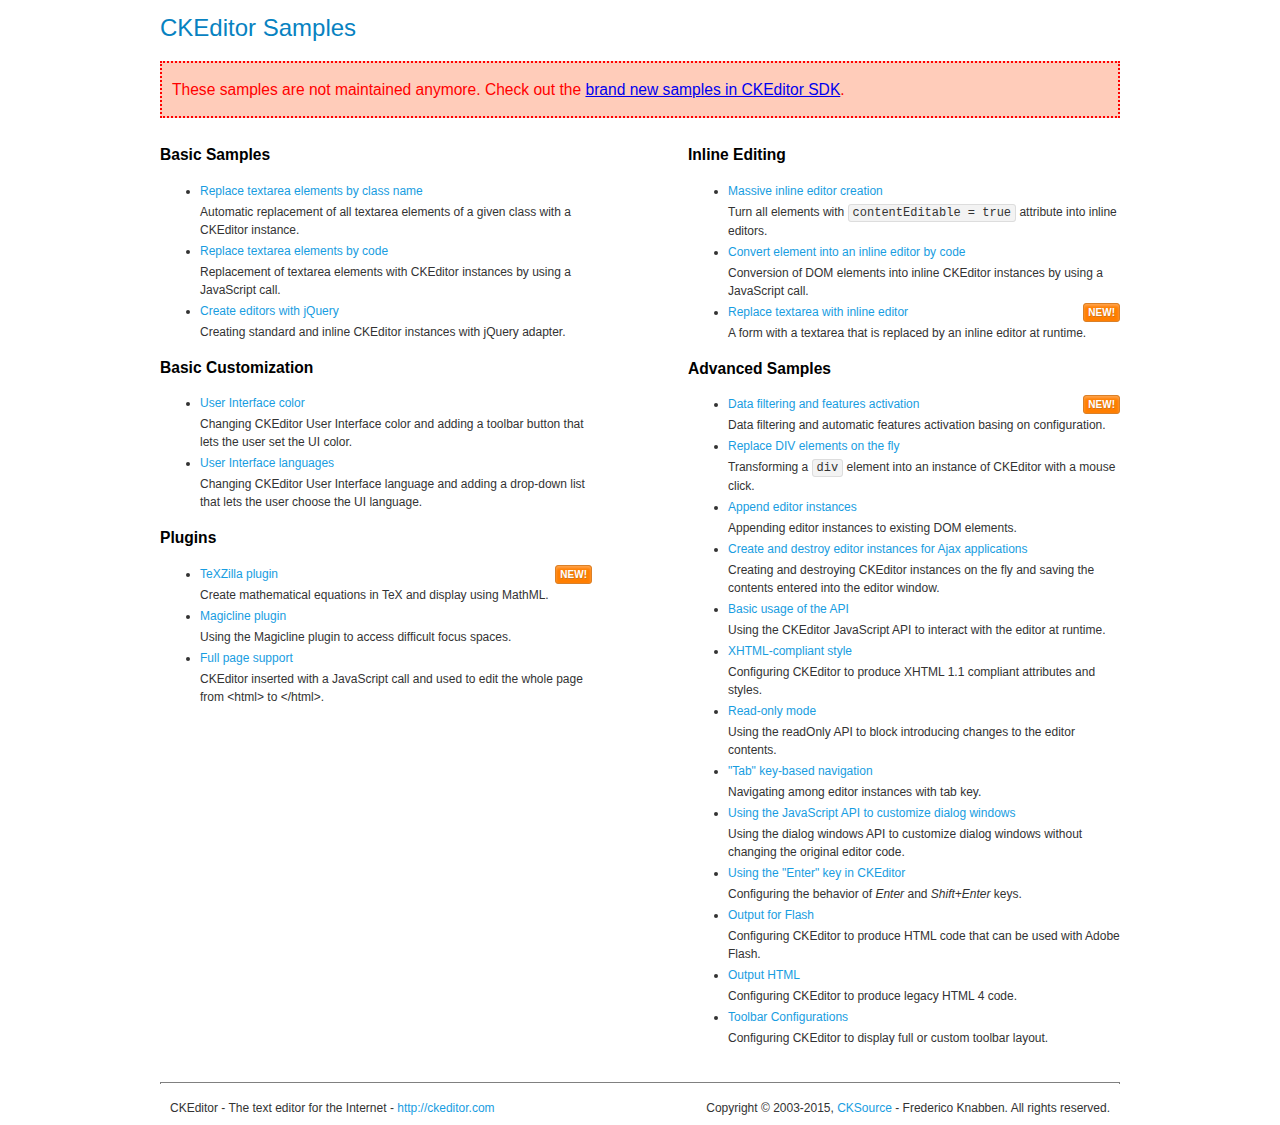
<file: g16penyisihan/ckeditor/samples/old/index.html>
<!DOCTYPE html>
<!--
Copyright (c) 2003-2015, CKSource - Frederico Knabben. All rights reserved.
For licensing, see LICENSE.md or http://ckeditor.com/license
-->
<html>
<head>
	<meta charset="utf-8">
	<title>CKEditor Samples</title>
	<link rel="stylesheet" href="sample.css">
</head>
<body>
	<h1 class="samples">
		CKEditor Samples
	</h1>
	<div class="warning deprecated">
		These samples are not maintained anymore. Check out the <a href="http://sdk.ckeditor.com/">brand new samples in CKEditor SDK</a>.
	</div>
	<div class="twoColumns">
		<div class="twoColumnsLeft">
			<h2 class="samples">
				Basic Samples
			</h2>
			<dl class="samples">
				<dt><a class="samples" href="replacebyclass.html">Replace textarea elements by class name</a></dt>
				<dd>Automatic replacement of all textarea elements of a given class with a CKEditor instance.</dd>

				<dt><a class="samples" href="replacebycode.html">Replace textarea elements by code</a></dt>
				<dd>Replacement of textarea elements with CKEditor instances by using a JavaScript call.</dd>

				<dt><a class="samples" href="jquery.html">Create editors with jQuery</a></dt>
				<dd>Creating standard and inline CKEditor instances with jQuery adapter.</dd>
			</dl>

			<h2 class="samples">
				Basic Customization
			</h2>
			<dl class="samples">
				<dt><a class="samples" href="uicolor.html">User Interface color</a></dt>
				<dd>Changing CKEditor User Interface color and adding a toolbar button that lets the user set the UI color.</dd>

				<dt><a class="samples" href="uilanguages.html">User Interface languages</a></dt>
				<dd>Changing CKEditor User Interface language and adding a drop-down list that lets the user choose the UI language.</dd>
			</dl>


			<h2 class="samples">Plugins</h2>
<dl class="samples">
<dt><a class="samples" href="texzilla/index.html">TeXZilla plugin</a><span class="new">New!</span></dt>
<dd>Create mathematical equations in TeX and display using MathML.</dd>

<dt><a class="samples" href="magicline/magicline.html">Magicline plugin</a></dt>
<dd>Using the Magicline plugin to access difficult focus spaces.</dd>

<dt><a class="samples" href="wysiwygarea/fullpage.html">Full page support</a></dt>
<dd>CKEditor inserted with a JavaScript call and used to edit the whole page from &lt;html&gt; to &lt;/html&gt;.</dd>
</dl>
		</div>
		<div class="twoColumnsRight">
			<h2 class="samples">
				Inline Editing
			</h2>
			<dl class="samples">
				<dt><a class="samples" href="inlineall.html">Massive inline editor creation</a></dt>
				<dd>Turn all elements with <code>contentEditable = true</code> attribute into inline editors.</dd>

				<dt><a class="samples" href="inlinebycode.html">Convert element into an inline editor by code</a></dt>
				<dd>Conversion of DOM elements into inline CKEditor instances by using a JavaScript call.</dd>

				<dt><a class="samples" href="inlinetextarea.html">Replace textarea with inline editor</a> <span class="new">New!</span></dt>
				<dd>A form with a textarea that is replaced by an inline editor at runtime.</dd>

				
			</dl>

			<h2 class="samples">
				Advanced Samples
			</h2>
			<dl class="samples">
				<dt><a class="samples" href="datafiltering.html">Data filtering and features activation</a> <span class="new">New!</span></dt>
				<dd>Data filtering and automatic features activation basing on configuration.</dd>

				<dt><a class="samples" href="divreplace.html">Replace DIV elements on the fly</a></dt>
				<dd>Transforming a <code>div</code> element into an instance of CKEditor with a mouse click.</dd>

				<dt><a class="samples" href="appendto.html">Append editor instances</a></dt>
				<dd>Appending editor instances to existing DOM elements.</dd>

				<dt><a class="samples" href="ajax.html">Create and destroy editor instances for Ajax applications</a></dt>
				<dd>Creating and destroying CKEditor instances on the fly and saving the contents entered into the editor window.</dd>

				<dt><a class="samples" href="api.html">Basic usage of the API</a></dt>
				<dd>Using the CKEditor JavaScript API to interact with the editor at runtime.</dd>

				<dt><a class="samples" href="xhtmlstyle.html">XHTML-compliant style</a></dt>
				<dd>Configuring CKEditor to produce XHTML 1.1 compliant attributes and styles.</dd>

				<dt><a class="samples" href="readonly.html">Read-only mode</a></dt>
				<dd>Using the readOnly API to block introducing changes to the editor contents.</dd>

				<dt><a class="samples" href="tabindex.html">"Tab" key-based navigation</a></dt>
				<dd>Navigating among editor instances with tab key.</dd>


				
<dt><a class="samples" href="dialog/dialog.html">Using the JavaScript API to customize dialog windows</a></dt>
<dd>Using the dialog windows API to customize dialog windows without changing the original editor code.</dd>

<dt><a class="samples" href="enterkey/enterkey.html">Using the &quot;Enter&quot; key in CKEditor</a></dt>
<dd>Configuring the behavior of <em>Enter</em> and <em>Shift+Enter</em> keys.</dd>

<dt><a class="samples" href="htmlwriter/outputforflash.html">Output for Flash</a></dt>
<dd>Configuring CKEditor to produce HTML code that can be used with Adobe Flash.</dd>

<dt><a class="samples" href="htmlwriter/outputhtml.html">Output HTML</a></dt>
<dd>Configuring CKEditor to produce legacy HTML 4 code.</dd>

<dt><a class="samples" href="toolbar/toolbar.html">Toolbar Configurations</a></dt>
<dd>Configuring CKEditor to display full or custom toolbar layout.</dd>

			</dl>
		</div>
	</div>
	<div id="footer">
		<hr>
		<p>
			CKEditor - The text editor for the Internet - <a class="samples" href="http://ckeditor.com/">http://ckeditor.com</a>
		</p>
		<p id="copy">
			Copyright &copy; 2003-2015, <a class="samples" href="http://cksource.com/">CKSource</a> - Frederico Knabben. All rights reserved.
		</p>
	</div>
</body>
</html>
</file>
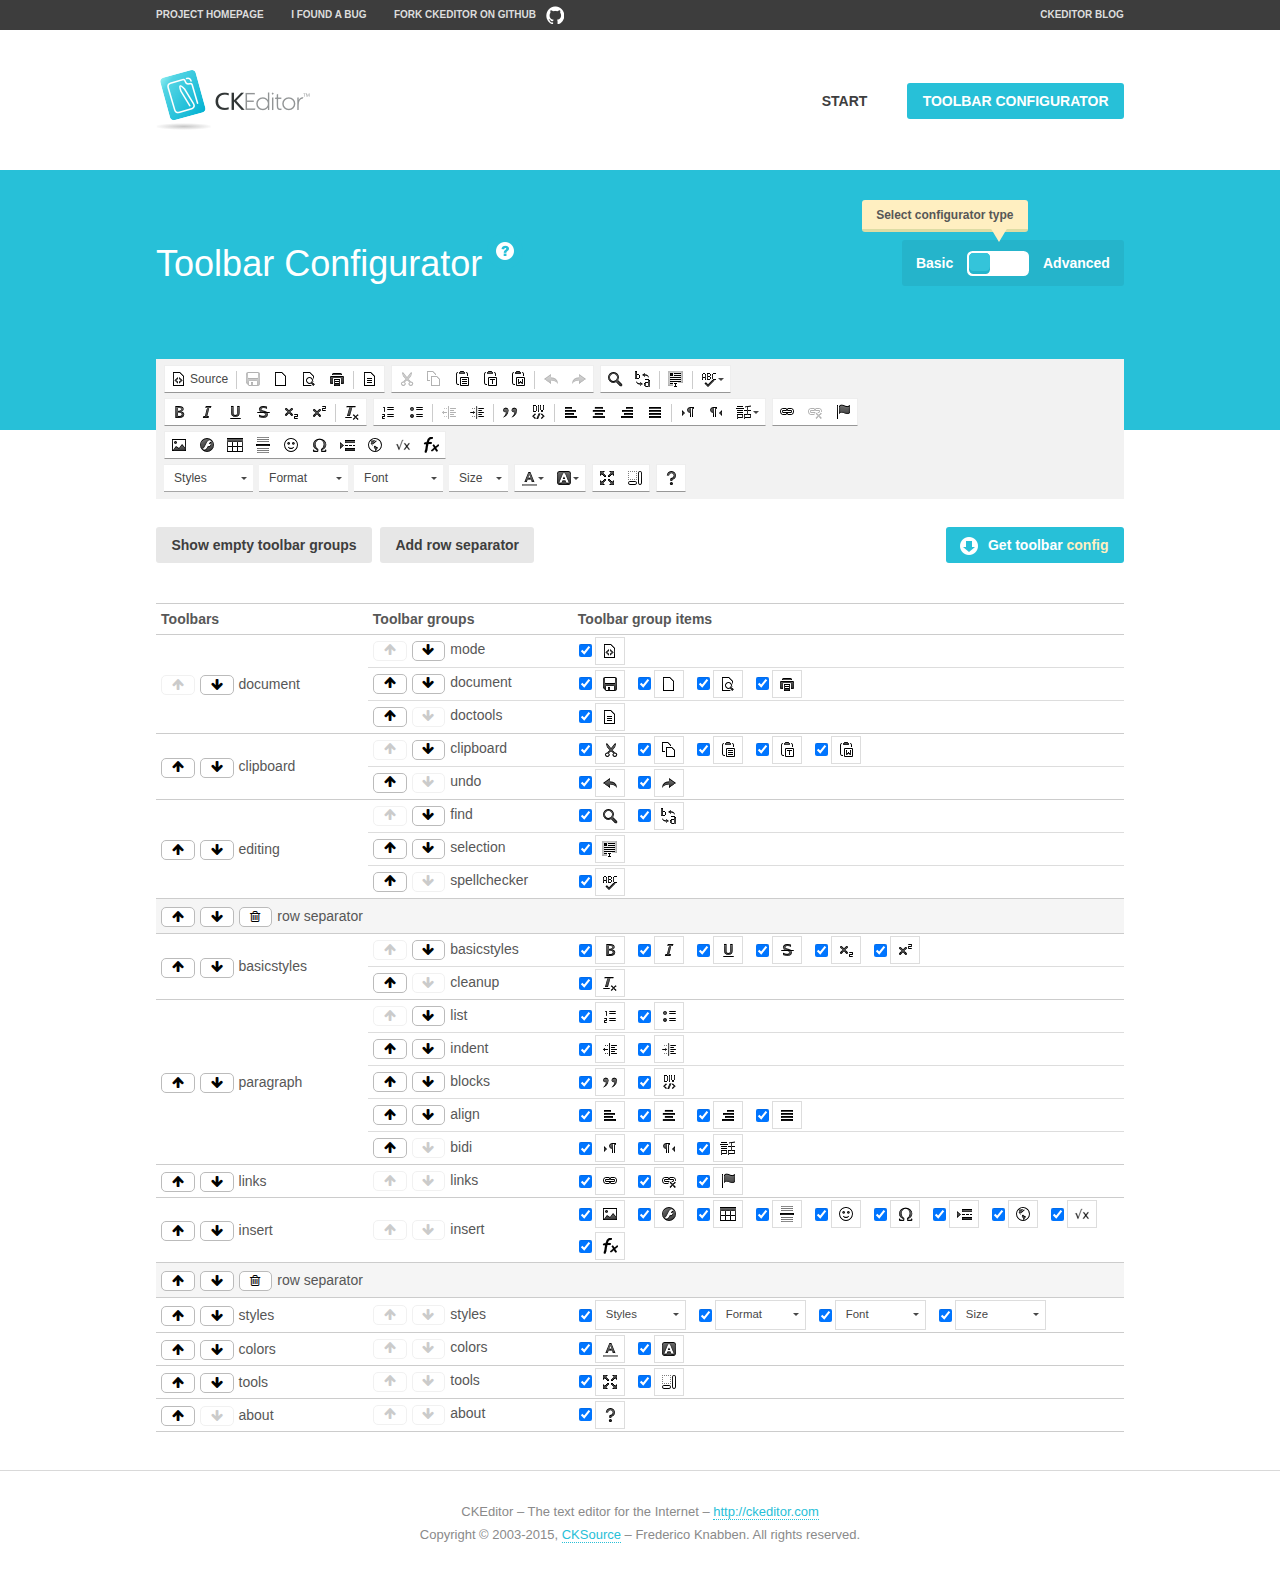
<file: g16penyisihan/ckeditor/samples/toolbarconfigurator/index.html>
<!DOCTYPE html>
<!--
Copyright (c) 2003-2015, CKSource - Frederico Knabben. All rights reserved.
For licensing, see LICENSE.md or http://ckeditor.com/license
-->
<!--[if IE 8]><html class="ie8"><![endif]-->
<!--[if gt IE 8]><html><![endif]-->
<!--[if !IE]><!--><html><!--<![endif]-->
<head>
	<meta charset="utf-8">
	<title>Toolbar Configurator</title>
	<script src="../../ckeditor.js"></script>
	<script>
		if ( CKEDITOR.env.ie && CKEDITOR.env.version < 9 )
			CKEDITOR.tools.enableHtml5Elements( document );
	</script>
	<link rel="stylesheet" href="lib/codemirror/codemirror.css">
	<link rel="stylesheet" href="lib/codemirror/show-hint.css">
	<link rel="stylesheet" href="lib/codemirror/neo.css">
	<link rel="stylesheet" href="css/fontello.css">
	<link rel="stylesheet" href="../css/samples.css">
</head>
<body id="toolbar">

<nav class="navigation-a">
	<div class="grid-container">
		<ul class="navigation-a-left grid-width-70">
			<li><a href="http://ckeditor.com">Project Homepage</a></li>
			<li><a href="http://dev.ckeditor.com/">I found a bug</a></li>
			<li><a href="http://github.com/ckeditor/ckeditor-dev" class="icon-pos-right icon-navigation-a-github">Fork CKEditor on GitHub</a></li>
		</ul>
		<ul class="navigation-a-right grid-width-30">
			<li><a href="http://ckeditor.com/blog-list">CKEditor Blog</a></li>
		</ul>
	</div>
</nav>

<header class="header-a">
	<div class="grid-container">
		<h1 class="header-a-logo grid-width-30">
			<a href="../index.html"><img src="../img/logo.png" alt="CKEditor Logo"></a>
		</h1>
		<nav class="navigation-b grid-width-70">
			<ul>
				<li><a href="../index.html"  class="button-a">Start</a></li>
				<li><a href="index.html"  class="button-a button-a-background">Toolbar configurator</a></li>
			</ul>
		</nav>
	</div>
</header>

<main>
	<div class="adjoined-top">
		<div class="grid-container">
			<div class="content grid-width-100">
				<div class="grid-container-nested">
					<h1 class="grid-width-60">
						Toolbar Configurator
						<a href="#help-content" type="button" title="Configurator help" id="help" class="button-a button-a-background button-a-no-text icon-pos-left icon-question-mark">Help</a>
					</h1>

					<div class="grid-width-40 grid-switch-magic">
						<div class="switch">
							<span class="balloon-a balloon-a-se">Select configurator type</span>
							<input type="radio" name="radio" data-num="1" id="radio-basic" />
							<input type="radio" name="radio" data-num="2" id="radio-advanced" />
							<label data-for="1" for="radio-basic">Basic</label>
							<span class="switch-inner">
								<span class="handler"></span>
							</span>
							<label data-for="2" for="radio-advanced">Advanced</label>
						</div>
					</div>
				</div>
			</div>
		</div>
	</div>
	<div class="adjoined-bottom">
		<div class="grid-container">
			<div class="grid-width-100">
				<div class="editors-container">
					<div id="editor-basic"></div>
					<div id="editor-advanced"></div>
				</div>
			</div>
		</div>
	</div>

	<div class="grid-container configurator">
		<div class="content grid-width-100">
			<div class="configurator">
				<div>
					<div id="toolbarModifierWrapper"></div>
				</div>
			</div>
		</div>
	</div>

	<div id="help-content">
		<div class="grid-container">
			<div class="grid-width-100">
				<h2>What Am I Doing Here?</h2>

				<div class="grid-container grid-container-nested">
					<div class="basic">
						<div class="grid-width-50">
							<p>Arrange <a href="http://docs.ckeditor.com/#!/api/CKEDITOR.config-cfg-toolbarGroups">toolbar groups</a>, toggle <a href="http://docs.ckeditor.com/#!/api/CKEDITOR.config-cfg-removeButtons">button visibility</a> according to your needs and get your toolbar configuration.</p>
							<p>You can replace the content of the <a href="../../config.js"><code>config.js</code></a> file with the generated configuration. If you already set some configuration options you will need to merge both configurations.</p>
						</div>
						<div class="grid-width-50">
							<p>Read more about different ways of <a href="http://docs.ckeditor.com/#!/guide/dev_configuration">setting configuration</a> and do not forget about <strong>clearing browser cache</strong>.</p>
							<p>Arranging toolbar groups is the recommended way of configuring the toolbar, but if you need more freedom you can use the <a href="#advanced">advanced configurator</a>.</p>
						</div>
					</div>
					<div class="advanced" style="display: none;">
						<div class="grid-width-50">
							<p>With this code editor you can edit your <a href="http://docs.ckeditor.com/#!/api/CKEDITOR.config-cfg-toolbar">toolbar configuration</a> live.</p>
							<p>You can replace the content of the <a href="../../config.js"><code>config.js</code></a> file with the generated configuration. If you already set some configuration options you will need to merge both configurations.</p>
						</div>
						<div class="grid-width-50">
							<p>Read more about different ways of <a href="http://docs.ckeditor.com/#!/guide/dev_configuration">setting configuration</a> and do not forget about <strong>clearing browser cache</strong>.</p>
						</div>
					</div>
				</div>

				<p class="grid-container grid-container-nested">
					<button type="button" class="help-content-close grid-width-100 button-a button-a-background">Got it. Let's play!</button>
				</p>
			</div>
		</div>
	</div>
</main>

<footer class="footer-a grid-container">
	<p class="grid-width-100">
		CKEditor &ndash; The text editor for the Internet &ndash; <a class="samples" href="http://ckeditor.com/">http://ckeditor.com</a>
	</p>
	<p class="grid-width-100" id="copy">
		Copyright &copy; 2003-2015, <a class="samples" href="http://cksource.com/">CKSource</a> &ndash; Frederico Knabben. All rights reserved.
	</p>
</footer>

<script src="lib/codemirror/codemirror.js"></script>
<script src="lib/codemirror/javascript.js"></script>
<script src="lib/codemirror/show-hint.js"></script>

<script src="js/fulltoolbareditor.js"></script>
<script src="js/abstracttoolbarmodifier.js"></script>
<script src="js/toolbarmodifier.js"></script>
<script src="js/toolbartextmodifier.js"></script>
<script src="../js/sf.js"></script>

<script>
	( function() {
		'use strict';

		var mode = ( window.location.hash.substr( 1 ) === 'advanced' ) ? 'advanced' : 'basic',
			configuratorSection = CKEDITOR.document.findOne( 'main > .grid-container.configurator' ),
			basicInstruction = CKEDITOR.document.findOne( '#help-content .basic' ),
			advancedInstruction = CKEDITOR.document.findOne( '#help-content .advanced' ),

			// Configurator mode switcher.
			modeSwitchBasic = CKEDITOR.document.getById( 'radio-basic' ),
			modeSwitchAdvanced = CKEDITOR.document.getById( 'radio-advanced' );

		// Initial setup
		function updateSwitcher() {
			if ( mode === 'advanced' ) {
				modeSwitchAdvanced.$.checked = true;
			} else {
				modeSwitchBasic.$.checked = true;
			}
		}

		updateSwitcher();

		CKEDITOR.document.getWindow().on( 'hashchange', function( e ) {
			var hash = window.location.hash.substr( 1 );
			if ( !( hash === 'advanced' || hash === 'basic' ) ) {
				return;
			}
			mode = hash;
			onToolbarsDone( mode );
		} );

		CKEDITOR.document.getWindow().on( 'resize', function() {
			updateToolbar( ( mode === 'basic' ? toolbarModifier : toolbarTextModifier )[ 'editorInstance' ] );
		} );

		function onRefresh( modifier ) {
			modifier = modifier || this;

			if ( mode === 'basic' && modifier instanceof ToolbarConfigurator.ToolbarTextModifier ) {
				return;
			}

			// CodeMirror container becomes visible, so we need to refresh and to avoid rendering problems.
			if ( mode === 'advanced' && modifier instanceof ToolbarConfigurator.ToolbarTextModifier ) {
				modifier.codeContainer.refresh();
			}

			updateToolbar( modifier.editorInstance );
		}

		function updateToolbar( editor ) {
			var editorContainer = editor.container;

			// Not always editor is loaded.
			if ( !editorContainer ) {
				return;
			}

			var displayStyle = editorContainer.getStyle( 'display' );

			editorContainer.setStyle( 'display', 'block' );

			var newHeight = editorContainer.getSize( 'height' );

			var newMarginTop = parseInt( editorContainer.getComputedStyle( 'margin-top' ), 10 );
			newMarginTop = ( isNaN( newMarginTop ) ? 0 : Number( newMarginTop ) );

			var newMarginBottom = parseInt( editorContainer.getComputedStyle( 'margin-bottom' ), 10 );
			newMarginBottom = ( isNaN( newMarginBottom ) ? 0 : Number( newMarginBottom ) );

			var result = newHeight + newMarginTop + newMarginBottom;

			editorContainer.setStyle( 'display', displayStyle );

			editor.container.getAscendant( 'div' ).setStyle( 'height', result + 'px' );
		}

		var toolbarModifier = new ToolbarConfigurator.ToolbarModifier( 'editor-basic' );

		var done = 0;
		toolbarModifier.init( onToolbarInit );
		toolbarModifier.onRefresh = onRefresh;

		CKEDITOR.document.getById( 'toolbarModifierWrapper' ).append( toolbarModifier.mainContainer );

		var toolbarTextModifier = new ToolbarConfigurator.ToolbarTextModifier( 'editor-advanced' );
		toolbarTextModifier.init( onToolbarInit );
		toolbarTextModifier.onRefresh = onRefresh;

		function onToolbarInit() {
			if ( ++done === 2 ) {
				onToolbarsDone();

				positionSticky.watch( CKEDITOR.document.findOne( '.toolbar' ), function() {
					return mode === 'advanced';
				} );
			}
		}

		function onToolbarsDone() {
			if ( mode === 'basic' ) {
				toggleModeBasic( false );
			} else {
				toggleModeAdvanced( false );
			}

			updateSwitcher();

			setTimeout( function() {
				CKEDITOR.document.findOne( '.editors-container' ).addClass( 'active' );
				CKEDITOR.document.findOne( '#toolbarModifierWrapper' ).addClass( 'active' );
			}, 200 );
		}

		CKEDITOR.document.getById( 'toolbarModifierWrapper' ).append( toolbarTextModifier.mainContainer );

		function toogleModeSwitch( onElement, offElement, onModifier, offModifier ) {
			onElement.addClass( 'fancy-button-active' );
			offElement.removeClass( 'fancy-button-active' );

			onModifier.showUI();
			offModifier.hideUI();
		}

		function toggleModeBasic( callOnRefresh ) {
			callOnRefresh = ( callOnRefresh !== false );
			mode = 'basic';
			window.location.hash = '#basic';
			toogleModeSwitch( modeSwitchBasic, modeSwitchAdvanced, toolbarModifier, toolbarTextModifier );

			configuratorSection.removeClass( 'freed-width' );
			basicInstruction.show();
			advancedInstruction.hide();

			callOnRefresh && onRefresh( toolbarModifier );
		}

		function toggleModeAdvanced( callOnRefresh ) {
			callOnRefresh = ( callOnRefresh !== false );
			mode = 'advanced';
			window.location.hash = '#advanced';
			toogleModeSwitch( modeSwitchAdvanced, modeSwitchBasic, toolbarTextModifier, toolbarModifier );

			configuratorSection.addClass( 'freed-width' );
			advancedInstruction.show();
			basicInstruction.hide();

			callOnRefresh && onRefresh( toolbarTextModifier );
		}

		modeSwitchBasic.on( 'click', toggleModeBasic );
		modeSwitchAdvanced.on( 'click', toggleModeAdvanced );

		//
		// Position:sticky for the toolbar.
		//

		// Will make elements behave like they were styled with position:sticky.
		var positionSticky = {
			// Store object: {
			// 		element: CKEDITOR.dom.element, // Element which will float.
			// 		placeholder: CKEDITOR.dom.element, // Placeholder which is place to prevent page bounce.
			// 		isFixed: boolean // Whether element float now.
			// }
			watched: [],

			active: [],

			staticContainer: null,

			init: function() {
				var element = CKEDITOR.dom.element.createFromHtml(
					'<div class="staticContainer">' +
						'<div class="grid-container" >' +
							'<div class="grid-width-100">' +
								'<div class="inner"></div>' +
							'</div>' +
						'</div>' +
					'</div>' );

				this.staticContainer = element.findOne( '.inner' );

				CKEDITOR.document.getBody().append( element );
			},

			watch: function( element, preventFunc ) {
				this.watched.push( {
					element: element,
					placeholder: new CKEDITOR.dom.element( 'div' ),
					isFixed: false,
					preventFunc: preventFunc
				} );
			},

			checkAll: function() {
				for ( var i = 0; i < this.watched.length; i++ ) {
					this.check( this.watched[ i ] );
				}
			},

			check: function( element ) {
				var isFixed = element.isFixed;
				var shouldBeFixed = this.shouldBeFixed( element );

				// Nothing to be done.
				if ( isFixed === shouldBeFixed ) {
					return;
				}

				var placeholder = element.placeholder;

				if ( isFixed ) {
					// Unfixing.

					element.element.insertBefore( placeholder );
					placeholder.remove();

					element.element.removeStyle( 'margin' );

					this.active.splice( CKEDITOR.tools.indexOf( this.active, element ), 1 );

				} else {
					// Fixing.
					placeholder.setStyle( 'width', element.element.getSize( 'width' ) + 'px' );
					placeholder.setStyle( 'height', element.element.getSize( 'height' ) + 'px' );
					placeholder.setStyle( 'margin-bottom', element.element.getComputedStyle( 'margin-bottom' ) );
					placeholder.setStyle( 'display', element.element.getComputedStyle( 'display' ) );
					placeholder.insertAfter( element.element );

					this.staticContainer.append( element.element );

					this.active.push( element );
				}

				element.isFixed = !element.isFixed;
			},

			shouldBeFixed: function( element ) {
				if ( element.preventFunc && element.preventFunc() ) {
					return false;
				}

				// If element is already fixed we are checking it's placeholder.
				var related = ( element.isFixed ? element.placeholder : element.element ),
					clientRect = related.$.getBoundingClientRect(),
					staticHeight = this.staticContainer.getSize('height' ),
					elemHeight = element.element.getSize( 'height' );

				if ( element.isFixed ) {
					return ( clientRect.top + elemHeight < staticHeight );
				} else {
					return ( clientRect.top < staticHeight );
				}
			}
		};

		positionSticky.init();

		CKEDITOR.document.getWindow().on( 'scroll',
			new CKEDITOR.tools.eventsBuffer( 100, positionSticky.checkAll, positionSticky ).input
		);

		// Make the toolbar sticky.
		positionSticky.watch( CKEDITOR.document.findOne( '.editors-container' ) );

		// Help button and help-content.
		( function() {
			var helpButton = CKEDITOR.document.getById( 'help' ),
				helpContent = CKEDITOR.document.getById( 'help-content' );

			// Don't show help button on IE8 because it's unsupported by Pico Modal.
			if ( CKEDITOR.env.ie && CKEDITOR.env.version == 8 ) {
				helpButton.hide();
			} else {
				// Display help modal when the button is clicked.
				helpButton.on( 'click', function( evt ) {
					SF.modal( {
						// Clone modal content from DOM.
						content: helpContent.getHtml(),

						afterCreate: function( modal ) {
							// Enable modal content button to close the modal.
							new CKEDITOR.dom.element( modal.modalElem() ).findOne( '.help-content-close' ).once( 'click', modal.close );
						}
					} ).show();
				} );
			}
		} )();
	} )();
</script>
</body>
</html>
</file>
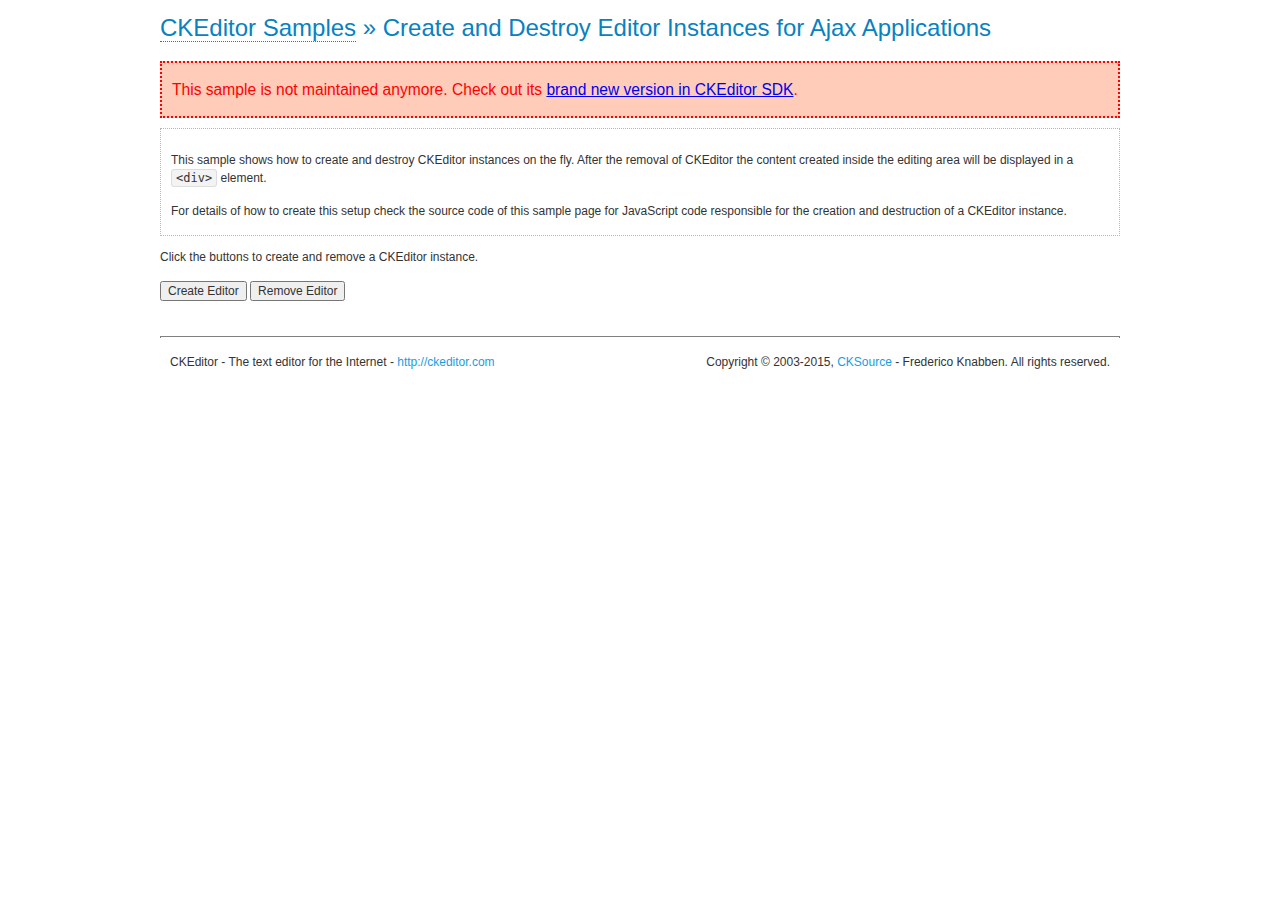
<file: g16penyisihan/ckeditor/samples/old/ajax.html>
<!DOCTYPE html>
<!--
Copyright (c) 2003-2015, CKSource - Frederico Knabben. All rights reserved.
For licensing, see LICENSE.md or http://ckeditor.com/license
-->
<html>
<head>
	<meta charset="utf-8">
	<title>Ajax &mdash; CKEditor Sample</title>
	<script src="../../ckeditor.js"></script>
	<link rel="stylesheet" href="sample.css">
	<script>

		var editor, html = '';

		function createEditor() {
			if ( editor )
				return;

			// Create a new editor inside the <div id="editor">, setting its value to html
			var config = {};
			editor = CKEDITOR.appendTo( 'editor', config, html );
		}

		function removeEditor() {
			if ( !editor )
				return;

			// Retrieve the editor contents. In an Ajax application, this data would be
			// sent to the server or used in any other way.
			document.getElementById( 'editorcontents' ).innerHTML = html = editor.getData();
			document.getElementById( 'contents' ).style.display = '';

			// Destroy the editor.
			editor.destroy();
			editor = null;
		}

	</script>
</head>
<body>
	<h1 class="samples">
		<a href="index.html">CKEditor Samples</a> &raquo; Create and Destroy Editor Instances for Ajax Applications
	</h1>
	<div class="warning deprecated">
		This sample is not maintained anymore. Check out its <a href="http://sdk.ckeditor.com/samples/saveajax.html">brand new version in CKEditor SDK</a>.
	</div>
	<div class="description">
		<p>
			This sample shows how to create and destroy CKEditor instances on the fly. After the removal of CKEditor the content created inside the editing
			area will be displayed in a <code>&lt;div&gt;</code> element.
		</p>
		<p>
			For details of how to create this setup check the source code of this sample page
			for JavaScript code responsible for the creation and destruction of a CKEditor instance.
		</p>
	</div>
	<p>Click the buttons to create and remove a CKEditor instance.</p>
	<p>
		<input onclick="createEditor();" type="button" value="Create Editor">
		<input onclick="removeEditor();" type="button" value="Remove Editor">
	</p>
	<!-- This div will hold the editor. -->
	<div id="editor">
	</div>
	<div id="contents" style="display: none">
		<p>
			Edited Contents:
		</p>
		<!-- This div will be used to display the editor contents. -->
		<div id="editorcontents">
		</div>
	</div>
	<div id="footer">
		<hr>
		<p>
			CKEditor - The text editor for the Internet - <a class="samples" href="http://ckeditor.com/">http://ckeditor.com</a>
		</p>
		<p id="copy">
			Copyright &copy; 2003-2015, <a class="samples" href="http://cksource.com/">CKSource</a> - Frederico
			Knabben. All rights reserved.
		</p>
	</div>
</body>
</html>
</file>
<file: sweetalert-master/example/example.css>
@import url(http://fonts.googleapis.com/css?family=Open+Sans:400,600,700,300);
@import url(http://fonts.googleapis.com/css?family=Open+Sans+Condensed:700);
body {
  background-color: #f2f4f6;
  font-family: 'Open Sans', sans-serif;
  text-align: center; }

h1 {
  background-image: url("images/logo_big.png");
  background-image: -webkit-image-set(url("images/logo_big.png") 1x, url("images/logo_big@2x.png") 2x);
  width: 385px;
  height: 81px;
  text-indent: -9999px;
  white-space: nowrap;
  margin: 50px auto; }
  @media all and (max-width: 420px) {
    h1 {
      width: 300px;
      background-size: contain;
      background-repeat: no-repeat;
      background-position: center; } }
  @media all and (max-width: 330px) {
    h1 {
      width: 250px; } }

h2 {
  font-size: 20px;
  color: #A9B2BC;
  line-height: 25px;
  text-transform: uppercase;
  font-weight: 300;
  text-align: center;
  display: block; }

h3 {
  font-size: 28px;
  color: #C7CCD1;
  text-transform: uppercase;
  font-family: 'Open Sans Condensed', sans-serif;
  margin-top: 100px;
  text-align: center;
  position: relative; }
  h3#download-section {
    margin-top: 50px;
    padding-top: 40px; }
  h3::after {
    content: "";
    background-color: #e2e5e8;
    height: 4px;
    width: 700px;
    left: 50%;
    margin-left: -350px;
    position: absolute;
    margin-top: -50px;
    border-radius: 2px; }
    @media all and (max-width: 740px) {
      h3::after {
        width: auto;
        left: 20px;
        right: 20px;
        margin-left: 0; } }

a {
  text-decoration: none; }

p {
  max-width: 826px;
  margin: 30px auto;
  font-size: 17px;
  font-weight: 300;
  color: #848D94;
  line-height: 25px;
  text-align: left; }
  p.center {
    text-align: center; }
  p strong {
    color: #8A8F94;
    font-weight: 600; }
  p a {
    color: #9ECADF;
    font-weight: 600; }
    p a:hover {
      text-decoration: underline; }
    p a.twitter {
      color: #5eaade; }
    p a.dribbble {
      color: #f26798; }
    p a.github {
      color: #323131; }

button, .button {
  background-color: #AEDEF4;
  color: white;
  border: none;
  box-shadow: none;
  font-size: 17px;
  font-weight: 500;
  font-weight: 600;
  border-radius: 3px;
  padding: 15px 35px;
  margin: 26px 5px 0 5px;
  cursor: pointer; }
  button:focus, .button:focus {
    outline: none; }
  button:hover, .button:hover {
    background-color: #a1d9f2; }
  button:active, .button:active {
    background-color: #81ccee; }
  button.cancel, .button.cancel {
    background-color: #D0D0D0; }
    button.cancel:hover, .button.cancel:hover {
      background-color: #c8c8c8; }
    button.cancel:active, .button.cancel:active {
      background-color: #b6b6b6; }
  button.download, .button.download {
    position: fixed;
    right: 30px;
    top: 0;
    background-color: rgba(255, 255, 255, 0.9);
    color: #ABCADA;
    font-weight: 500;
    text-transform: uppercase;
    z-index: 3; }
    @media all and (max-width: 1278px) {
      button.download, .button.download {
        display: none; } }

.center-container {
  max-width: 700px;
  margin: 70px auto; }

pre {
  background-color: #49483e;
  color: #f8f8f2;
  padding: 10px;
  border-radius: 5px;
  white-space: pre-line;
  text-align: left;
  font-size: 14px;
  max-width: 600px; }
  pre .str {
    color: #e6db74; }
  pre .func {
    color: #66d9ef; }
  pre .val {
    color: #a381ff; }
  pre .tag {
    color: #e92772; }
  pre .attr {
    color: #a6e22d; }
  pre .arg {
    color: #fd9720; }

.showcase {
  background-color: #eceef0;
  padding: 20px;
  display: inline-block;
  width: 383px;
  vertical-align: top;
  position: relative; }
  @media all and (max-width: 865px) {
    .showcase {
      margin: 5px auto;
      padding: 46px 20px; } }
  @media all and (max-width: 440px) {
    .showcase {
      width: auto; } }
  .showcase h4 {
    font-size: 16px;
    color: #BCBCBC;
    line-height: 22px;
    margin: 0 auto;
    font-weight: 400; }
  .showcase.sweet h4 {
    width: 117px;
    height: 25px;
    margin-top: -3px;
    text-indent: -9999px;
    background-image: url("images/logo_small.png");
    background-image: -webkit-image-set(url("images/logo_small.png") 1x, url("images/logo_small@2x.png") 2x); }
  .showcase h5 {
    margin-bottom: -7px;
    text-align: left;
    font-weight: 500;
    text-transform: uppercase;
    color: #c2c2c2; }
  .showcase button {
    margin-bottom: 10px; }
  .showcase .vs-icon {
    background-image: url("images/vs_icon.png");
    background-image: -webkit-image-set(url("images/vs_icon.png") 1x, url("images/vs_icon@2x.png") 2x);
    width: 69px;
    height: 69px;
    position: absolute;
    right: -34px;
    top: 60px;
    z-index: 2; }
    @media all and (max-width: 865px) {
      .showcase .vs-icon {
        margin: 5px auto;
        right: auto;
        left: 50%;
        margin-left: -35px;
        top: auto;
        bottom: -35px; } }

ul.examples {
  list-style-type: none;
  width: 700px;
  margin: 0 auto;
  text-align: left;
  padding-left: 0; }
  @media all and (max-width: 758px) {
    ul.examples {
      width: auto; } }
  ul.examples li {
    padding-left: 0; }
  ul.examples .ui, ul.examples pre {
    display: inline-block;
    vertical-align: top; }
    @media all and (max-width: 758px) {
      ul.examples .ui, ul.examples pre {
        display: block;
        max-width: none;
        margin: 0 auto; } }
  ul.examples .ui {
    width: 300px;
    text-align: center; }
    ul.examples .ui button {
      margin-top: 12px; }
    ul.examples .ui p {
      text-align: center;
      margin-bottom: 0; }
  ul.examples pre {
    max-width: 370px;
    margin-top: 67px; }
    @media all and (max-width: 758px) {
      ul.examples pre {
        margin-top: 16px !important;
        margin-bottom: 60px; } }
  ul.examples .warning pre {
    margin-top: 93px; }

ol {
  max-width: 700px;
  margin: 70px auto;
  list-style-position: inside;
  padding-left: 0; }
  ol li {
    color: #A7ADB2; }
    ol li p {
      margin-bottom: 10px; }

table {
  width: 700px;
  font-size: 14px;
  color: #8a8f94;
  margin: 10px auto;
  text-align: left;
  border-collapse: collapse; }
  @media all and (max-width: 750px) {
    table {
      width: auto;
      margin: 10px 20px; } }
  table th {
    background-color: white;
    padding: 9px;
    color: #acb9be;
    font-weight: 400;
    text-align: center;
    position: relative; }
    table th .border-left, table th .border-right {
      position: absolute;
      background-color: white;
      border-radius: 50%;
      top: 0;
      left: -17px;
      width: 37px;
      height: 37px; }
    table th .border-right {
      left: auto;
      right: -17px; }
    @media all and (max-width: 750px) {
      table th:nth-child(2) {
        display: none; } }
  table td {
    padding: 10px 20px;
    vertical-align: top; }
    table td:first-child {
      padding-left: 0px; }
    table td:last-child {
      padding-right: 0px; }
    @media all and (max-width: 750px) {
      table td:nth-child(2) {
        display: none; } }
    @media all and (max-width: 360px) {
      table td {
        padding: 10px 4px; }
        table td b {
          font-size: 13px; } }

footer {
  margin-top: 100px;
  padding-bottom: 30px;
  color: #9A999F;
  display: inline-block;
  position: relative;
  color: gray;
  font-weight: 400;
  color: #93a1aa;
  font-weight: 300; }
  footer .te-logo {
    text-indent: -99999px;
    background-size: contain;
    background-repeat: no-repeat;
    background-position: center center;
    height: 16px;
    width: 16px;
    display: inline-block;
    margin-right: 5px;
    background-image: url("images/te-logo-small.svg");
    position: absolute;
    left: -22px;
    top: 3px; }

.sweet-alert.twitter {
  font-family: "Helvetica Neue", Helvetica, Arial, sans-serif;
  padding: 15px;
  padding-top: 55px;
  text-align: right;
  border-radius: 6px;
  box-shadow: 0px 0px 0px 1px rgba(0, 0, 0, 0.11), 0px 6px 30px rgba(0, 0, 0, 0.14); }
  .sweet-alert.twitter ~ .sweet-overlay {
    background: rgba(41, 47, 51, 0.9); }
  .sweet-alert.twitter h2 {
    position: absolute;
    top: 0;
    left: 0;
    right: 0;
    height: 40px;
    line-height: 40px;
    font-size: 16px;
    font-weight: 400;
    color: #8899a6;
    margin: 0;
    color: #66757f;
    border-bottom: 1px solid #e1e8ed; }
  .sweet-alert.twitter p {
    display: block;
    text-align: center;
    color: #66757f;
    font-weight: 400;
    font-size: 13px;
    margin-top: 7px; }
  .sweet-alert.twitter .sa-button-container {
    background-color: #f5f8fa;
    border-top: 1px solid #e1e8ed;
    box-shadow: 0px -1px 0px white;
    margin: -15px;
    margin-top: 0; }
  .sweet-alert.twitter[data-has-confirm-button=false][data-has-cancel-button=false] {
    padding-bottom: 10px; }
    .sweet-alert.twitter[data-has-confirm-button=false][data-has-cancel-button=false] .sa-button-container {
      display: none; }
  .sweet-alert.twitter button {
    border-radius: 2px;
    box-shadow: none !important;
    text-shadow: 0px -1px 0px rgba(0, 0, 0, 0.3);
    margin: 17px 0px;
    border-radius: 4px;
    font-size: 14px;
    font-weight: 600;
    padding: 8px 16px;
    position: relative; }
    .sweet-alert.twitter button:focus, .sweet-alert.twitter button.cancel:focus {
      box-shadow: none !important; }
      .sweet-alert.twitter button:focus::before, .sweet-alert.twitter button.cancel:focus::before {
        content: "";
        position: absolute;
        left: -5px;
        top: -5px;
        right: -5px;
        bottom: -5px;
        border: 2px solid #a5b0b4;
        border-radius: 8px; }
    .sweet-alert.twitter button.confirm {
      background-color: #55acee !important;
      background-image: linear-gradient(transparent, rgba(0, 0, 0, 0.05));
      -ms-filter: "progid:DXImageTransform.Microsoft.gradient(startColorstr=#00000000, endColorstr=#0C000000)";
      border: 1px solid #3b88c3;
      box-shadow: inset 0 1px 0 rgba(255, 255, 255, 0.15);
      margin-right: 15px; }
      .sweet-alert.twitter button.confirm:hover {
        background-color: #55acee;
        background-image: linear-gradient(transparent, rgba(0, 0, 0, 0.15));
        -ms-filter: "progid:DXImageTransform.Microsoft.gradient(startColorstr=#00000000, endColorstr=#26000000)";
        border-color: #3b88c3; }
    .sweet-alert.twitter button.cancel {
      color: #66757e;
      background-color: #f5f8fa;
      background-image: linear-gradient(#fff, #f5f8fa);
      text-shadow: 0px -1px 0px white;
      margin-right: 9px;
      border: 1px solid #e1e8ed; }
      .sweet-alert.twitter button.cancel:hover, .sweet-alert.twitter button.cancel:focus:hover {
        background-color: #e1e8ed;
        background-image: linear-gradient(#fff, #e1e8ed);
        -ms-filter: "progid:DXImageTransform.Microsoft.gradient(enabled=false)";
        border-color: #e1e8ed; }
      .sweet-alert.twitter button.cancel:focus {
        background: #fff;
        border-color: #fff; }
  .sweet-alert.twitter .sa-icon {
    transform: scale(0.72);
    margin-bottom: -2px;
    margin-top: -10px; }
  .sweet-alert.twitter input {
    border: 1px solid #e1e8ed;
    border-radius: 3px;
    padding: 10px 7px;
    height: auto;
    box-shadow: none;
    font-size: 13px;
    margin: 10px 0; }
    .sweet-alert.twitter input:focus {
      border-color: #94A1A6;
      box-shadow: inset 0 0 0 1px rgba(77, 99, 107, 0.7); }
  .sweet-alert.twitter fieldset .sa-input-error {
    display: none; }
  .sweet-alert.twitter .sa-error-container {
    text-align: center;
    border: none;
    background-color: #fbedc0;
    margin-bottom: 6px; }
    .sweet-alert.twitter .sa-error-container.show {
      border: 1px solid #f0e1b9; }
    .sweet-alert.twitter .sa-error-container .icon {
      display: none; }
    .sweet-alert.twitter .sa-error-container p {
      color: #292f33;
      font-weight: 600;
      margin-top: 0; }
</file>
<file: sweetalert-master/dist/sweetalert.css>
body.stop-scrolling {
  height: 100%;
  overflow: hidden; }

.sweet-overlay {
  background-color: black;
  /* IE8 */
  -ms-filter: "progid:DXImageTransform.Microsoft.Alpha(Opacity=40)";
  /* IE8 */
  background-color: rgba(0, 0, 0, 0.4);
  position: fixed;
  left: 0;
  right: 0;
  top: 0;
  bottom: 0;
  display: none;
  z-index: 10000; }

.sweet-alert {
  background-color: white;
  font-family: 'Open Sans', 'Helvetica Neue', Helvetica, Arial, sans-serif;
  width: 478px;
  padding: 17px;
  border-radius: 5px;
  text-align: center;
  position: fixed;
  left: 50%;
  top: 50%;
  margin-left: -256px;
  margin-top: -200px;
  overflow: hidden;
  display: none;
  z-index: 99999; }
  @media all and (max-width: 540px) {
    .sweet-alert {
      width: auto;
      margin-left: 0;
      margin-right: 0;
      left: 15px;
      right: 15px; } }
  .sweet-alert h2 {
    color: #575757;
    font-size: 30px;
    text-align: center;
    font-weight: 600;
    text-transform: none;
    position: relative;
    margin: 25px 0;
    padding: 0;
    line-height: 40px;
    display: block; }
  .sweet-alert p {
    color: #797979;
    font-size: 16px;
    text-align: center;
    font-weight: 300;
    position: relative;
    text-align: inherit;
    float: none;
    margin: 0;
    padding: 0;
    line-height: normal; }
  .sweet-alert fieldset {
    border: none;
    position: relative; }
  .sweet-alert .sa-error-container {
    background-color: #f1f1f1;
    margin-left: -17px;
    margin-right: -17px;
    overflow: hidden;
    padding: 0 10px;
    max-height: 0;
    webkit-transition: padding 0.15s, max-height 0.15s;
    transition: padding 0.15s, max-height 0.15s; }
    .sweet-alert .sa-error-container.show {
      padding: 10px 0;
      max-height: 100px;
      webkit-transition: padding 0.2s, max-height 0.2s;
      transition: padding 0.25s, max-height 0.25s; }
    .sweet-alert .sa-error-container .icon {
      display: inline-block;
      width: 24px;
      height: 24px;
      border-radius: 50%;
      background-color: #ea7d7d;
      color: white;
      line-height: 24px;
      text-align: center;
      margin-right: 3px; }
    .sweet-alert .sa-error-container p {
      display: inline-block; }
  .sweet-alert .sa-input-error {
    position: absolute;
    top: 29px;
    right: 26px;
    width: 20px;
    height: 20px;
    opacity: 0;
    -webkit-transform: scale(0.5);
    transform: scale(0.5);
    -webkit-transform-origin: 50% 50%;
    transform-origin: 50% 50%;
    -webkit-transition: all 0.1s;
    transition: all 0.1s; }
    .sweet-alert .sa-input-error::before, .sweet-alert .sa-input-error::after {
      content: "";
      width: 20px;
      height: 6px;
      background-color: #f06e57;
      border-radius: 3px;
      position: absolute;
      top: 50%;
      margin-top: -4px;
      left: 50%;
      margin-left: -9px; }
    .sweet-alert .sa-input-error::before {
      -webkit-transform: rotate(-45deg);
      transform: rotate(-45deg); }
    .sweet-alert .sa-input-error::after {
      -webkit-transform: rotate(45deg);
      transform: rotate(45deg); }
    .sweet-alert .sa-input-error.show {
      opacity: 1;
      -webkit-transform: scale(1);
      transform: scale(1); }
  .sweet-alert input {
    width: 100%;
    box-sizing: border-box;
    border-radius: 3px;
    border: 1px solid #d7d7d7;
    height: 43px;
    margin-top: 10px;
    margin-bottom: 17px;
    font-size: 18px;
    box-shadow: inset 0px 1px 1px rgba(0, 0, 0, 0.06);
    padding: 0 12px;
    display: none;
    -webkit-transition: all 0.3s;
    transition: all 0.3s; }
    .sweet-alert input:focus {
      outline: none;
      box-shadow: 0px 0px 3px #c4e6f5;
      border: 1px solid #b4dbed; }
      .sweet-alert input:focus::-moz-placeholder {
        transition: opacity 0.3s 0.03s ease;
        opacity: 0.5; }
      .sweet-alert input:focus:-ms-input-placeholder {
        transition: opacity 0.3s 0.03s ease;
        opacity: 0.5; }
      .sweet-alert input:focus::-webkit-input-placeholder {
        transition: opacity 0.3s 0.03s ease;
        opacity: 0.5; }
    .sweet-alert input::-moz-placeholder {
      color: #bdbdbd; }
    .sweet-alert input:-ms-input-placeholder {
      color: #bdbdbd; }
    .sweet-alert input::-webkit-input-placeholder {
      color: #bdbdbd; }
  .sweet-alert.show-input input {
    display: block; }
  .sweet-alert .sa-confirm-button-container {
    display: inline-block;
    position: relative; }
  .sweet-alert .la-ball-fall {
    position: absolute;
    left: 50%;
    top: 50%;
    margin-left: -27px;
    margin-top: 4px;
    opacity: 0;
    visibility: hidden; }
  .sweet-alert button {
    background-color: #8CD4F5;
    color: white;
    border: none;
    box-shadow: none;
    font-size: 17px;
    font-weight: 500;
    -webkit-border-radius: 4px;
    border-radius: 5px;
    padding: 10px 32px;
    margin: 26px 5px 0 5px;
    cursor: pointer; }
    .sweet-alert button:focus {
      outline: none;
      box-shadow: 0 0 2px rgba(128, 179, 235, 0.5), inset 0 0 0 1px rgba(0, 0, 0, 0.05); }
    .sweet-alert button:hover {
      background-color: #7ecff4; }
    .sweet-alert button:active {
      background-color: #5dc2f1; }
    .sweet-alert button.cancel {
      background-color: #C1C1C1; }
      .sweet-alert button.cancel:hover {
        background-color: #b9b9b9; }
      .sweet-alert button.cancel:active {
        background-color: #a8a8a8; }
      .sweet-alert button.cancel:focus {
        box-shadow: rgba(197, 205, 211, 0.8) 0px 0px 2px, rgba(0, 0, 0, 0.0470588) 0px 0px 0px 1px inset !important; }
    .sweet-alert button[disabled] {
      opacity: .6;
      cursor: default; }
    .sweet-alert button.confirm[disabled] {
      color: transparent; }
      .sweet-alert button.confirm[disabled] ~ .la-ball-fall {
        opacity: 1;
        visibility: visible;
        transition-delay: 0s; }
    .sweet-alert button::-moz-focus-inner {
      border: 0; }
  .sweet-alert[data-has-cancel-button=false] button {
    box-shadow: none !important; }
  .sweet-alert[data-has-confirm-button=false][data-has-cancel-button=false] {
    padding-bottom: 40px; }
  .sweet-alert .sa-icon {
    width: 80px;
    height: 80px;
    border: 4px solid gray;
    -webkit-border-radius: 40px;
    border-radius: 40px;
    border-radius: 50%;
    margin: 20px auto;
    padding: 0;
    position: relative;
    box-sizing: content-box; }
    .sweet-alert .sa-icon.sa-error {
      border-color: #F27474; }
      .sweet-alert .sa-icon.sa-error .sa-x-mark {
        position: relative;
        display: block; }
      .sweet-alert .sa-icon.sa-error .sa-line {
        position: absolute;
        height: 5px;
        width: 47px;
        background-color: #F27474;
        display: block;
        top: 37px;
        border-radius: 2px; }
        .sweet-alert .sa-icon.sa-error .sa-line.sa-left {
          -webkit-transform: rotate(45deg);
          transform: rotate(45deg);
          left: 17px; }
        .sweet-alert .sa-icon.sa-error .sa-line.sa-right {
          -webkit-transform: rotate(-45deg);
          transform: rotate(-45deg);
          right: 16px; }
    .sweet-alert .sa-icon.sa-warning {
      border-color: #F8BB86; }
      .sweet-alert .sa-icon.sa-warning .sa-body {
        position: absolute;
        width: 5px;
        height: 47px;
        left: 50%;
        top: 10px;
        -webkit-border-radius: 2px;
        border-radius: 2px;
        margin-left: -2px;
        background-color: #F8BB86; }
      .sweet-alert .sa-icon.sa-warning .sa-dot {
        position: absolute;
        width: 7px;
        height: 7px;
        -webkit-border-radius: 50%;
        border-radius: 50%;
        margin-left: -3px;
        left: 50%;
        bottom: 10px;
        background-color: #F8BB86; }
    .sweet-alert .sa-icon.sa-info {
      border-color: #C9DAE1; }
      .sweet-alert .sa-icon.sa-info::before {
        content: "";
        position: absolute;
        width: 5px;
        height: 29px;
        left: 50%;
        bottom: 17px;
        border-radius: 2px;
        margin-left: -2px;
        background-color: #C9DAE1; }
      .sweet-alert .sa-icon.sa-info::after {
        content: "";
        position: absolute;
        width: 7px;
        height: 7px;
        border-radius: 50%;
        margin-left: -3px;
        top: 19px;
        background-color: #C9DAE1; }
    .sweet-alert .sa-icon.sa-success {
      border-color: #A5DC86; }
      .sweet-alert .sa-icon.sa-success::before, .sweet-alert .sa-icon.sa-success::after {
        content: '';
        -webkit-border-radius: 40px;
        border-radius: 40px;
        border-radius: 50%;
        position: absolute;
        width: 60px;
        height: 120px;
        background: white;
        -webkit-transform: rotate(45deg);
        transform: rotate(45deg); }
      .sweet-alert .sa-icon.sa-success::before {
        -webkit-border-radius: 120px 0 0 120px;
        border-radius: 120px 0 0 120px;
        top: -7px;
        left: -33px;
        -webkit-transform: rotate(-45deg);
        transform: rotate(-45deg);
        -webkit-transform-origin: 60px 60px;
        transform-origin: 60px 60px; }
      .sweet-alert .sa-icon.sa-success::after {
        -webkit-border-radius: 0 120px 120px 0;
        border-radius: 0 120px 120px 0;
        top: -11px;
        left: 30px;
        -webkit-transform: rotate(-45deg);
        transform: rotate(-45deg);
        -webkit-transform-origin: 0px 60px;
        transform-origin: 0px 60px; }
      .sweet-alert .sa-icon.sa-success .sa-placeholder {
        width: 80px;
        height: 80px;
        border: 4px solid rgba(165, 220, 134, 0.2);
        -webkit-border-radius: 40px;
        border-radius: 40px;
        border-radius: 50%;
        box-sizing: content-box;
        position: absolute;
        left: -4px;
        top: -4px;
        z-index: 2; }
      .sweet-alert .sa-icon.sa-success .sa-fix {
        width: 5px;
        height: 90px;
        background-color: white;
        position: absolute;
        left: 28px;
        top: 8px;
        z-index: 1;
        -webkit-transform: rotate(-45deg);
        transform: rotate(-45deg); }
      .sweet-alert .sa-icon.sa-success .sa-line {
        height: 5px;
        background-color: #A5DC86;
        display: block;
        border-radius: 2px;
        position: absolute;
        z-index: 2; }
        .sweet-alert .sa-icon.sa-success .sa-line.sa-tip {
          width: 25px;
          left: 14px;
          top: 46px;
          -webkit-transform: rotate(45deg);
          transform: rotate(45deg); }
        .sweet-alert .sa-icon.sa-success .sa-line.sa-long {
          width: 47px;
          right: 8px;
          top: 38px;
          -webkit-transform: rotate(-45deg);
          transform: rotate(-45deg); }
    .sweet-alert .sa-icon.sa-custom {
      background-size: contain;
      border-radius: 0;
      border: none;
      background-position: center center;
      background-repeat: no-repeat; }

/*
 * Animations
 */
@-webkit-keyframes showSweetAlert {
  0% {
    transform: scale(0.7);
    -webkit-transform: scale(0.7); }
  45% {
    transform: scale(1.05);
    -webkit-transform: scale(1.05); }
  80% {
    transform: scale(0.95);
    -webkit-transform: scale(0.95); }
  100% {
    transform: scale(1);
    -webkit-transform: scale(1); } }

@keyframes showSweetAlert {
  0% {
    transform: scale(0.7);
    -webkit-transform: scale(0.7); }
  45% {
    transform: scale(1.05);
    -webkit-transform: scale(1.05); }
  80% {
    transform: scale(0.95);
    -webkit-transform: scale(0.95); }
  100% {
    transform: scale(1);
    -webkit-transform: scale(1); } }

@-webkit-keyframes hideSweetAlert {
  0% {
    transform: scale(1);
    -webkit-transform: scale(1); }
  100% {
    transform: scale(0.5);
    -webkit-transform: scale(0.5); } }

@keyframes hideSweetAlert {
  0% {
    transform: scale(1);
    -webkit-transform: scale(1); }
  100% {
    transform: scale(0.5);
    -webkit-transform: scale(0.5); } }

@-webkit-keyframes slideFromTop {
  0% {
    top: 0%; }
  100% {
    top: 50%; } }

@keyframes slideFromTop {
  0% {
    top: 0%; }
  100% {
    top: 50%; } }

@-webkit-keyframes slideToTop {
  0% {
    top: 50%; }
  100% {
    top: 0%; } }

@keyframes slideToTop {
  0% {
    top: 50%; }
  100% {
    top: 0%; } }

@-webkit-keyframes slideFromBottom {
  0% {
    top: 70%; }
  100% {
    top: 50%; } }

@keyframes slideFromBottom {
  0% {
    top: 70%; }
  100% {
    top: 50%; } }

@-webkit-keyframes slideToBottom {
  0% {
    top: 50%; }
  100% {
    top: 70%; } }

@keyframes slideToBottom {
  0% {
    top: 50%; }
  100% {
    top: 70%; } }

.showSweetAlert[data-animation=pop] {
  -webkit-animation: showSweetAlert 0.3s;
  animation: showSweetAlert 0.3s; }

.showSweetAlert[data-animation=none] {
  -webkit-animation: none;
  animation: none; }

.showSweetAlert[data-animation=slide-from-top] {
  -webkit-animation: slideFromTop 0.3s;
  animation: slideFromTop 0.3s; }

.showSweetAlert[data-animation=slide-from-bottom] {
  -webkit-animation: slideFromBottom 0.3s;
  animation: slideFromBottom 0.3s; }

.hideSweetAlert[data-animation=pop] {
  -webkit-animation: hideSweetAlert 0.2s;
  animation: hideSweetAlert 0.2s; }

.hideSweetAlert[data-animation=none] {
  -webkit-animation: none;
  animation: none; }

.hideSweetAlert[data-animation=slide-from-top] {
  -webkit-animation: slideToTop 0.4s;
  animation: slideToTop 0.4s; }

.hideSweetAlert[data-animation=slide-from-bottom] {
  -webkit-animation: slideToBottom 0.3s;
  animation: slideToBottom 0.3s; }

@-webkit-keyframes animateSuccessTip {
  0% {
    width: 0;
    left: 1px;
    top: 19px; }
  54% {
    width: 0;
    left: 1px;
    top: 19px; }
  70% {
    width: 50px;
    left: -8px;
    top: 37px; }
  84% {
    width: 17px;
    left: 21px;
    top: 48px; }
  100% {
    width: 25px;
    left: 14px;
    top: 45px; } }

@keyframes animateSuccessTip {
  0% {
    width: 0;
    left: 1px;
    top: 19px; }
  54% {
    width: 0;
    left: 1px;
    top: 19px; }
  70% {
    width: 50px;
    left: -8px;
    top: 37px; }
  84% {
    width: 17px;
    left: 21px;
    top: 48px; }
  100% {
    width: 25px;
    left: 14px;
    top: 45px; } }

@-webkit-keyframes animateSuccessLong {
  0% {
    width: 0;
    right: 46px;
    top: 54px; }
  65% {
    width: 0;
    right: 46px;
    top: 54px; }
  84% {
    width: 55px;
    right: 0px;
    top: 35px; }
  100% {
    width: 47px;
    right: 8px;
    top: 38px; } }

@keyframes animateSuccessLong {
  0% {
    width: 0;
    right: 46px;
    top: 54px; }
  65% {
    width: 0;
    right: 46px;
    top: 54px; }
  84% {
    width: 55px;
    right: 0px;
    top: 35px; }
  100% {
    width: 47px;
    right: 8px;
    top: 38px; } }

@-webkit-keyframes rotatePlaceholder {
  0% {
    transform: rotate(-45deg);
    -webkit-transform: rotate(-45deg); }
  5% {
    transform: rotate(-45deg);
    -webkit-transform: rotate(-45deg); }
  12% {
    transform: rotate(-405deg);
    -webkit-transform: rotate(-405deg); }
  100% {
    transform: rotate(-405deg);
    -webkit-transform: rotate(-405deg); } }

@keyframes rotatePlaceholder {
  0% {
    transform: rotate(-45deg);
    -webkit-transform: rotate(-45deg); }
  5% {
    transform: rotate(-45deg);
    -webkit-transform: rotate(-45deg); }
  12% {
    transform: rotate(-405deg);
    -webkit-transform: rotate(-405deg); }
  100% {
    transform: rotate(-405deg);
    -webkit-transform: rotate(-405deg); } }

.animateSuccessTip {
  -webkit-animation: animateSuccessTip 0.75s;
  animation: animateSuccessTip 0.75s; }

.animateSuccessLong {
  -webkit-animation: animateSuccessLong 0.75s;
  animation: animateSuccessLong 0.75s; }

.sa-icon.sa-success.animate::after {
  -webkit-animation: rotatePlaceholder 4.25s ease-in;
  animation: rotatePlaceholder 4.25s ease-in; }

@-webkit-keyframes animateErrorIcon {
  0% {
    transform: rotateX(100deg);
    -webkit-transform: rotateX(100deg);
    opacity: 0; }
  100% {
    transform: rotateX(0deg);
    -webkit-transform: rotateX(0deg);
    opacity: 1; } }

@keyframes animateErrorIcon {
  0% {
    transform: rotateX(100deg);
    -webkit-transform: rotateX(100deg);
    opacity: 0; }
  100% {
    transform: rotateX(0deg);
    -webkit-transform: rotateX(0deg);
    opacity: 1; } }

.animateErrorIcon {
  -webkit-animation: animateErrorIcon 0.5s;
  animation: animateErrorIcon 0.5s; }

@-webkit-keyframes animateXMark {
  0% {
    transform: scale(0.4);
    -webkit-transform: scale(0.4);
    margin-top: 26px;
    opacity: 0; }
  50% {
    transform: scale(0.4);
    -webkit-transform: scale(0.4);
    margin-top: 26px;
    opacity: 0; }
  80% {
    transform: scale(1.15);
    -webkit-transform: scale(1.15);
    margin-top: -6px; }
  100% {
    transform: scale(1);
    -webkit-transform: scale(1);
    margin-top: 0;
    opacity: 1; } }

@keyframes animateXMark {
  0% {
    transform: scale(0.4);
    -webkit-transform: scale(0.4);
    margin-top: 26px;
    opacity: 0; }
  50% {
    transform: scale(0.4);
    -webkit-transform: scale(0.4);
    margin-top: 26px;
    opacity: 0; }
  80% {
    transform: scale(1.15);
    -webkit-transform: scale(1.15);
    margin-top: -6px; }
  100% {
    transform: scale(1);
    -webkit-transform: scale(1);
    margin-top: 0;
    opacity: 1; } }

.animateXMark {
  -webkit-animation: animateXMark 0.5s;
  animation: animateXMark 0.5s; }

@-webkit-keyframes pulseWarning {
  0% {
    border-color: #F8D486; }
  100% {
    border-color: #F8BB86; } }

@keyframes pulseWarning {
  0% {
    border-color: #F8D486; }
  100% {
    border-color: #F8BB86; } }

.pulseWarning {
  -webkit-animation: pulseWarning 0.75s infinite alternate;
  animation: pulseWarning 0.75s infinite alternate; }

@-webkit-keyframes pulseWarningIns {
  0% {
    background-color: #F8D486; }
  100% {
    background-color: #F8BB86; } }

@keyframes pulseWarningIns {
  0% {
    background-color: #F8D486; }
  100% {
    background-color: #F8BB86; } }

.pulseWarningIns {
  -webkit-animation: pulseWarningIns 0.75s infinite alternate;
  animation: pulseWarningIns 0.75s infinite alternate; }

@-webkit-keyframes rotate-loading {
  0% {
    transform: rotate(0deg); }
  100% {
    transform: rotate(360deg); } }

@keyframes rotate-loading {
  0% {
    transform: rotate(0deg); }
  100% {
    transform: rotate(360deg); } }

/* Internet Explorer 9 has some special quirks that are fixed here */
/* The icons are not animated. */
/* This file is automatically merged into sweet-alert.min.js through Gulp */
/* Error icon */
.sweet-alert .sa-icon.sa-error .sa-line.sa-left {
  -ms-transform: rotate(45deg) \9; }

.sweet-alert .sa-icon.sa-error .sa-line.sa-right {
  -ms-transform: rotate(-45deg) \9; }

/* Success icon */
.sweet-alert .sa-icon.sa-success {
  border-color: transparent\9; }

.sweet-alert .sa-icon.sa-success .sa-line.sa-tip {
  -ms-transform: rotate(45deg) \9; }

.sweet-alert .sa-icon.sa-success .sa-line.sa-long {
  -ms-transform: rotate(-45deg) \9; }

/*!
 * Load Awesome v1.1.0 (http://github.danielcardoso.net/load-awesome/)
 * Copyright 2015 Daniel Cardoso <@DanielCardoso>
 * Licensed under MIT
 */
.la-ball-fall,
.la-ball-fall > div {
  position: relative;
  -webkit-box-sizing: border-box;
  -moz-box-sizing: border-box;
  box-sizing: border-box; }

.la-ball-fall {
  display: block;
  font-size: 0;
  color: #fff; }

.la-ball-fall.la-dark {
  color: #333; }

.la-ball-fall > div {
  display: inline-block;
  float: none;
  background-color: currentColor;
  border: 0 solid currentColor; }

.la-ball-fall {
  width: 54px;
  height: 18px; }

.la-ball-fall > div {
  width: 10px;
  height: 10px;
  margin: 4px;
  border-radius: 100%;
  opacity: 0;
  -webkit-animation: ball-fall 1s ease-in-out infinite;
  -moz-animation: ball-fall 1s ease-in-out infinite;
  -o-animation: ball-fall 1s ease-in-out infinite;
  animation: ball-fall 1s ease-in-out infinite; }

.la-ball-fall > div:nth-child(1) {
  -webkit-animation-delay: -200ms;
  -moz-animation-delay: -200ms;
  -o-animation-delay: -200ms;
  animation-delay: -200ms; }

.la-ball-fall > div:nth-child(2) {
  -webkit-animation-delay: -100ms;
  -moz-animation-delay: -100ms;
  -o-animation-delay: -100ms;
  animation-delay: -100ms; }

.la-ball-fall > div:nth-child(3) {
  -webkit-animation-delay: 0ms;
  -moz-animation-delay: 0ms;
  -o-animation-delay: 0ms;
  animation-delay: 0ms; }

.la-ball-fall.la-sm {
  width: 26px;
  height: 8px; }

.la-ball-fall.la-sm > div {
  width: 4px;
  height: 4px;
  margin: 2px; }

.la-ball-fall.la-2x {
  width: 108px;
  height: 36px; }

.la-ball-fall.la-2x > div {
  width: 20px;
  height: 20px;
  margin: 8px; }

.la-ball-fall.la-3x {
  width: 162px;
  height: 54px; }

.la-ball-fall.la-3x > div {
  width: 30px;
  height: 30px;
  margin: 12px; }

/*
 * Animation
 */
@-webkit-keyframes ball-fall {
  0% {
    opacity: 0;
    -webkit-transform: translateY(-145%);
    transform: translateY(-145%); }
  10% {
    opacity: .5; }
  20% {
    opacity: 1;
    -webkit-transform: translateY(0);
    transform: translateY(0); }
  80% {
    opacity: 1;
    -webkit-transform: translateY(0);
    transform: translateY(0); }
  90% {
    opacity: .5; }
  100% {
    opacity: 0;
    -webkit-transform: translateY(145%);
    transform: translateY(145%); } }

@-moz-keyframes ball-fall {
  0% {
    opacity: 0;
    -moz-transform: translateY(-145%);
    transform: translateY(-145%); }
  10% {
    opacity: .5; }
  20% {
    opacity: 1;
    -moz-transform: translateY(0);
    transform: translateY(0); }
  80% {
    opacity: 1;
    -moz-transform: translateY(0);
    transform: translateY(0); }
  90% {
    opacity: .5; }
  100% {
    opacity: 0;
    -moz-transform: translateY(145%);
    transform: translateY(145%); } }

@-o-keyframes ball-fall {
  0% {
    opacity: 0;
    -o-transform: translateY(-145%);
    transform: translateY(-145%); }
  10% {
    opacity: .5; }
  20% {
    opacity: 1;
    -o-transform: translateY(0);
    transform: translateY(0); }
  80% {
    opacity: 1;
    -o-transform: translateY(0);
    transform: translateY(0); }
  90% {
    opacity: .5; }
  100% {
    opacity: 0;
    -o-transform: translateY(145%);
    transform: translateY(145%); } }

@keyframes ball-fall {
  0% {
    opacity: 0;
    -webkit-transform: translateY(-145%);
    -moz-transform: translateY(-145%);
    -o-transform: translateY(-145%);
    transform: translateY(-145%); }
  10% {
    opacity: .5; }
  20% {
    opacity: 1;
    -webkit-transform: translateY(0);
    -moz-transform: translateY(0);
    -o-transform: translateY(0);
    transform: translateY(0); }
  80% {
    opacity: 1;
    -webkit-transform: translateY(0);
    -moz-transform: translateY(0);
    -o-transform: translateY(0);
    transform: translateY(0); }
  90% {
    opacity: .5; }
  100% {
    opacity: 0;
    -webkit-transform: translateY(145%);
    -moz-transform: translateY(145%);
    -o-transform: translateY(145%);
    transform: translateY(145%); } }
</file>
<file: g16kuisioner/alat/style.css>
body {
  padding: 50px;
}
form .stars {
  background: url("stars.png") repeat-x 0 0;
  width: 150px;
  margin: 0 auto;
}

form .stars input[type="radio"] {
  position: absolute;
  opacity: 0;
  filter: alpha(opacity=0);
}
form .stars input[type="radio"].star-5:checked ~ span {
  width: 100%;
}
form .stars input[type="radio"].star-4:checked ~ span {
  width: 80%;
}
form .stars input[type="radio"].star-3:checked ~ span {
  width: 60%;
}
form .stars input[type="radio"].star-2:checked ~ span {
  width: 40%;
}
form .stars input[type="radio"].star-1:checked ~ span {
  width: 20%;
}
form .stars label {
  display: block;
  width: 30px;
  height: 30px;
  margin: 0!important;
  padding: 0!important;
  text-indent: -999em;
  float: left;
  position: relative;
  z-index: 10;
  background: transparent!important;
  cursor: pointer;
}
form .stars label:hover ~ span {
  background-position: 0 -30px;
}
form .stars label.star-5:hover ~ span {
  width: 100% !important;
}
form .stars label.star-4:hover ~ span {
  width: 80% !important;
}
form .stars label.star-3:hover ~ span {
  width: 60% !important;
}
form .stars label.star-2:hover ~ span {
  width: 40% !important;
}
form .stars label.star-1:hover ~ span {
  width: 20% !important;
}
form .stars span {
  display: block;
  width: 0;
  position: relative;
  top: 0;
  left: 0;
  height: 30px;
  background: url("stars.png") repeat-x 0 -60px;
  -webkit-transition: -webkit-width 0.5s;
  -moz-transition: -moz-width 0.5s;
  -ms-transition: -ms-width 0.5s;
  -o-transition: -o-width 0.5s;
  transition: width 0.5s;
}
</file>
<file: g16penyisihan/ckeditor/samples/css/samples.css>
/**
 * @license Copyright (c) 2003-2015, CKSource - Frederico Knabben. All rights reserved.
 * For licensing, see LICENSE.md or http://ckeditor.com/license
 */
@media (max-width: 900px) {
  .global-is-mobile-hidden {
    display: none !important;
  }
}
article,
aside,
details,
figcaption,
figure,
footer,
header,
hgroup,
main,
menu,
nav,
section {
  display: block;
}
body,
html {
  margin: 0;
  padding: 0;
  font: 16px / 1.8 Arial, 'Helvetica Neue', Helvetica, sans-serif;
  font-weight: 300;
  color: #575757;
}
.grid-width-10 {
  width: 10%;
}
.grid-width-20 {
  width: 20%;
}
.grid-width-30 {
  width: 30%;
}
.grid-width-40 {
  width: 40%;
}
.grid-width-50 {
  width: 50%;
}
.grid-width-60 {
  width: 60%;
}
.grid-width-70 {
  width: 70%;
}
.grid-width-80 {
  width: 80%;
}
.grid-width-90 {
  width: 90%;
}
.grid-width-100 {
  width: 100%;
}
@media (max-width: 900px) {
  .grid-width-10,
  .grid-width-20,
  .grid-width-30,
  .grid-width-40,
  .grid-width-50,
  .grid-width-60,
  .grid-width-70,
  .grid-width-80,
  .grid-width-90,
  .grid-width-100 {
    width: 100%;
  }
}
*[class*="grid-width"] {
  -webkit-box-sizing: border-box;
  -moz-box-sizing: border-box;
  box-sizing: border-box;
  padding-left: 4%;
  padding-right: 4%;
  float: left;
}
*[class*="grid-width"]:after,
.grid-container:after,
*[class*="grid-width"]:before,
.grid-container:before {
  content: '';
  display: block;
  overflow: hidden;
  visibility: hidden;
  font-size: 0;
  line-height: 0;
  width: 0;
  height: 0;
}
*[class*="grid-width"]:after,
.grid-container:after {
  clear: both;
}
.grid-container {
  -webkit-box-sizing: border-box;
  -moz-box-sizing: border-box;
  box-sizing: border-box;
  margin-left: auto;
  margin-right: auto;
}
.grid-container-nested *[class*="grid-width"]:first-child {
  padding-left: 0;
}
.grid-container-nested *[class*="grid-width"]:last-child {
  padding-right: 0;
}
@media (max-width: 900px) {
  .grid-container-nested *[class*="grid-width"]:first-child {
    padding-left: 4%;
  }
  .grid-container-nested *[class*="grid-width"]:last-child {
    padding-right: 4%;
  }
}
.header-a {
  min-height: 140px;
  overflow: hidden;
}
.header-a .header-a-logo {
  margin: 40px 0 0;
}
@media (max-width: 900px) {
  .header-a .header-a-logo {
    text-align: center;
  }
}
.header-a .header-a-logo img {
  border: transparent;
}
.navigation-a {
  height: 30px;
  background: #3d3d3d;
  position: absolute;
  left: 0;
  right: 0;
  top: 0;
  padding: 0;
  overflow: hidden;
}
@media (max-width: 900px) {
  .navigation-a {
    text-align: center;
  }
}
.navigation-a ul {
  list-style: none;
  margin: 0;
  overflow: hidden;
}
.navigation-a ul li,
.navigation-a ul li a {
  display: inline-block;
}
@media (max-width: 900px) {
  .navigation-a ul {
    width: auto;
    text-overflow: ellipsis;
    white-space: nowrap;
    display: inline-block;
    float: none;
  }
  .navigation-a ul:before,
  .navigation-a ul:after {
    display: none;
  }
}
.navigation-a ul.navigation-a-left {
  text-align: left;
}
@media (max-width: 900px) {
  .navigation-a ul.navigation-a-left {
    padding-right: 0;
  }
}
.navigation-a ul.navigation-a-right {
  text-align: right;
}
@media (max-width: 900px) {
  .navigation-a ul.navigation-a-right {
    padding-left: 23px;
  }
}
.navigation-a ul li + li {
  margin-left: 23px;
}
.navigation-a ul li a {
  font-size: 10px;
  font-size: 0.625rem;
  line-height: 18px;
  line-height: 1.13rem;
  line-height: 30px;
  float: left;
  color: #dddddd;
  font-weight: bold;
  text-decoration: none;
  text-transform: uppercase;
}
.navigation-a ul li a:hover {
  cursor: pointer;
  color: #ffffff;
}
.icon-navigation-a-github:before,
.icon-navigation-a-github:after {
  background-image: url("[data-uri]");
}
.navigation-b {
  text-align: right;
  margin: 52px 0 0;
  overflow: visible;
}
@media (max-width: 900px) {
  .navigation-b {
    text-align: center;
    margin-top: 20px;
    padding: 0;
  }
}
.navigation-b ul {
  padding: 0;
  list-style: none;
  margin: 0;
  overflow: visible;
}
.navigation-b ul li,
.navigation-b ul li a {
  display: inline-block;
}
@media (max-width: 900px) {
  .navigation-b ul {
    display: table;
    width: 100%;
    padding-bottom: 1.5em;
  }
}
@media (max-width: 900px) {
  .navigation-b ul li {
    display: table-row;
  }
}
.navigation-b ul li + li {
  margin-left: 20px;
}
@media (max-width: 900px) {
  .navigation-b ul li + li {
    margin-left: 0;
  }
}
.navigation-b ul li a {
  -webkit-box-sizing: border-box;
  -moz-box-sizing: border-box;
  box-sizing: border-box;
  text-transform: uppercase;
  text-decoration: none;
  outline: none;
}
@media (max-width: 900px) {
  .navigation-b ul li a {
    width: 100%;
    -webkit-border-radius: 0;
    -webkit-background-clip: padding-box;
    -moz-border-radius: 0;
    -moz-background-clip: padding;
    border-radius: 0;
    background-clip: padding-box;
  }
}
.footer-a {
  font-size: 13px;
  font-size: 0.8125rem;
  line-height: 23.4px;
  line-height: 1.46rem;
  padding-top: 2.25em;
  padding-bottom: 2.25em;
  overflow: hidden;
  color: #8a8a8a;
}
.footer-a a {
  color: #27c0d8;
  text-decoration: none;
  border-bottom: 1px dotted #27c0d8;
}
.footer-a a:hover {
  color: #23adc2;
}
.footer-a p {
  margin: 0;
  display: inline-block;
  text-align: center;
}
.content {
  font-size: 14px;
  font-size: 0.875rem;
  line-height: 25.2px;
  line-height: 1.57rem;
  overflow: hidden;
  padding-top: 1.5em;
  padding-bottom: 1.5em;
}
.content p {
  margin: 0.75em 0;
}
.content ul,
.content ol,
.content pre,
.content blockquote,
.content textarea:not([class^="cke"]),
.content .cke {
  margin: 1.875em 0;
}
.content code,
.content kbd {
  -webkit-border-radius: 3px;
  -webkit-background-clip: padding-box;
  -moz-border-radius: 3px;
  -moz-background-clip: padding;
  border-radius: 3px;
  background-clip: padding-box;
  padding: 3px 4px;
}
.content pre,
.content code,
.content kbd,
.content blockquote {
  background: #f5f5f5;
}
.content blockquote,
.content pre {
  background: none;
  border-left: 4px solid #27c0d8;
  padding: 1.5em 2.25em;
}
.content p a,
.content ul a,
.content ol a,
.content blockquote a,
.content h1 a,
.content h2 a,
.content h3 a,
.content h4 a,
.content h5 a {
  color: #27c0d8;
  text-decoration: none;
  border-bottom: 1px dotted #27c0d8;
}
.content p a:hover,
.content ul a:hover,
.content ol a:hover,
.content blockquote a:hover,
.content h1 a:hover,
.content h2 a:hover,
.content h3 a:hover,
.content h4 a:hover,
.content h5 a:hover {
  color: #23adc2;
}
.content h1,
.content h2,
.content h3,
.content h4,
.content h5 {
  color: #000;
  font-weight: 100;
}
.content h1 code,
.content h2 code,
.content h3 code,
.content h4 code,
.content h5 code,
.content h1 kbd,
.content h2 kbd,
.content h3 kbd,
.content h4 kbd,
.content h5 kbd {
  font-size: inherit;
}
.content h1 a.content-heading-anchor,
.content h2 a.content-heading-anchor,
.content h3 a.content-heading-anchor,
.content h4 a.content-heading-anchor,
.content h5 a.content-heading-anchor {
  font-weight: 100;
  vertical-align: middle;
  opacity: 0;
  border: 0;
}
.content h1:hover a.content-heading-anchor,
.content h2:hover a.content-heading-anchor,
.content h3:hover a.content-heading-anchor,
.content h4:hover a.content-heading-anchor,
.content h5:hover a.content-heading-anchor {
  opacity: 1;
}
.content h1:target a,
.content h2:target a,
.content h3:target a,
.content h4:target a,
.content h5:target a {
  -webkit-animation: targetLinkOpacity 0.5s linear alternate;
  -moz-animation: targetLinkOpacity 0.5s linear alternate;
  -o-animation: targetLinkOpacity 0.5s linear alternate;
  animation: targetLinkOpacity 0.5s linear alternate;
  opacity: 1;
}
.content input,
.content select,
.content textarea:not([class^="cke"]) {
  -webkit-border-radius: 3px;
  -webkit-background-clip: padding-box;
  -moz-border-radius: 3px;
  -moz-background-clip: padding;
  border-radius: 3px;
  background-clip: padding-box;
  -webkit-box-shadow: inset 0 1px 1px rgba(0, 0, 0, 0.08);
  -moz-box-shadow: inset 0 1px 1px rgba(0, 0, 0, 0.08);
  box-shadow: inset 0 1px 1px rgba(0, 0, 0, 0.08);
  font: inherit;
  color: inherit;
  border: 1px solid #d9d9d9;
  padding: .2em .5em;
}
.content input:focus,
.content select:focus,
.content textarea:not([class^="cke"]):focus {
  border-color: #66afe9;
  outline: 0;
  -webkit-box-shadow: inset 0 1px 1px rgba(0, 0, 0, 0.08), 0 0 8px #93c6ef;
  -moz-box-shadow: inset 0 1px 1px rgba(0, 0, 0, 0.08), 0 0 8px #93c6ef;
  box-shadow: inset 0 1px 1px rgba(0, 0, 0, 0.08), 0 0 8px #93c6ef;
}
.content abbr {
  border-bottom: 1px dotted #666;
  cursor: pointer;
}
.content blockquote {
  font-style: italic;
  font-family: Georgia, Times, "Times New Roman", serif;
  font-size: 16px;
  font-size: 1rem;
  line-height: 28.8px;
  line-height: 1.8rem;
}
.content em {
  font-style: italic;
}
.content h1 {
  font-size: 36px;
  font-size: 2.25rem;
  line-height: 64.8px;
  line-height: 4.05rem;
  margin: 1.125em 0 0;
}
.content h2 {
  font-size: 27.2px;
  font-size: 1.7rem;
  line-height: 48.96px;
  line-height: 3.06rem;
  margin: 0.9em 0 0;
}
.content h3 {
  font-size: 24px;
  font-size: 1.5rem;
  line-height: 43.2px;
  line-height: 2.7rem;
  font-weight: 500;
  margin: 0.75em 0 0;
}
.content h4 {
  font-size: 19.2px;
  font-size: 1.2rem;
  line-height: 34.56px;
  line-height: 2.16rem;
  font-weight: 500;
  margin: 0.75em 0 0;
}
.content h5 {
  font-size: 17.6px;
  font-size: 1.1rem;
  line-height: 31.68px;
  line-height: 1.98rem;
  font-weight: 500;
  margin: 0.75em 0 0;
}
.content hr {
  border: 0;
  border-top: 4px solid #d9d9d9;
  margin: 1.5em 0;
}
.content input[type="text"] {
  height: 1.8em;
  line-height: 1.8em;
}
.content input[type="button"] {
  -webkit-appearance: button;
  -moz-appearance: button;
  appearance: button;
}
.content kbd {
  font-size: 12px;
  font-size: 0.75rem;
  line-height: 21.6px;
  line-height: 1.35rem;
  font-family: Arial, 'Helvetica Neue', Helvetica, sans-serif;
  padding: 2px 6px;
  -webkit-box-shadow: 0 0 4px #ffffff inset, 0 2px 0 #d9d9d9;
  -moz-box-shadow: 0 0 4px #ffffff inset, 0 2px 0 #d9d9d9;
  box-shadow: 0 0 4px #ffffff inset, 0 2px 0 #d9d9d9;
}
.content p img {
  vertical-align: middle;
}
.content p pre {
  padding: 1.5em;
}
.content pre {
  padding: 0;
  border: 0;
  tab-size: 4;
  -o-tab-size: 4;
  -moz-tab-size: 4;
}
.content pre,
.content code {
  font-size: 11.89px;
  font-size: 0.743rem;
  line-height: 21.4px;
  line-height: 1.34rem;
  font-family: Consolas, Menlo, Monaco, Lucida Console, Liberation Mono, DejaVu Sans Mono, Bitstream Vera Sans Mono, Courier New, monospace, serif;
}
.content pre a,
.content code a {
  border: 0;
}
.content pre code {
  padding: 0.75em;
  display: block;
}
.content strong {
  color: #000;
}
.content ul ul,
.content ol ul,
.content ul ol,
.content ol ol {
  margin: 0.75em 0;
}
.content ul li,
.content ol li {
  font-size: 14px;
  font-size: 0.875rem;
  line-height: 30.24px;
  line-height: 1.89rem;
}
.content textarea:not([class^="cke"]) {
  width: 100%;
}
.content div.todo {
  border: 2px dotted #444;
  padding: 10px;
  margin: 60px 0 10px 0;
  /* Remove me some day */
}
.content div.todo:before {
  content: "TODO";
  font-weight: bold;
}
body a.button-a,
body button.button-a,
body input.button-a {
  -webkit-border-radius: 3px;
  -webkit-background-clip: padding-box;
  -moz-border-radius: 3px;
  -moz-background-clip: padding;
  border-radius: 3px;
  background-clip: padding-box;
  font-size: 14px;
  font-size: 0.875rem;
  line-height: 25.2px;
  line-height: 1.57rem;
  height: 36px;
  line-height: 36px;
  padding: 0 1.1em;
  font-weight: 700;
  color: #3e3e3e;
  white-space: nowrap;
  text-decoration: none;
  display: inline-block;
  cursor: pointer;
  border: 0;
  vertical-align: middle;
  margin: 1px 0;
  background: transparent;
}
body a.button-a.icon-pos-left,
body button.button-a.icon-pos-left,
body input.button-a.icon-pos-left {
  padding-left: .8em;
}
body a.button-a.icon-pos-right,
body button.button-a.icon-pos-right,
body input.button-a.icon-pos-right {
  padding-right: .8em;
}
body a.button-a.button-a-no-text,
body button.button-a.button-a-no-text,
body input.button-a.button-a-no-text {
  -webkit-border-radius: 100px;
  -webkit-background-clip: padding-box;
  -moz-border-radius: 100px;
  -moz-background-clip: padding;
  border-radius: 100px;
  background-clip: padding-box;
  width: 36px;
  padding: 0;
  text-indent: -999px;
  overflow: hidden;
  position: relative;
  text-align: center;
}
body a.button-a.button-a-no-text:before,
body button.button-a.button-a-no-text:before,
body input.button-a.button-a-no-text:before {
  position: absolute;
  left: 50%;
  top: 50%;
  margin: -9px 0 0 -9px;
}
@media (max-width: 900px) {
  body a.button-a.button-a-mobile-collapsed,
  body button.button-a.button-a-mobile-collapsed,
  body input.button-a.button-a-mobile-collapsed {
    -webkit-border-radius: 100px;
    -webkit-background-clip: padding-box;
    -moz-border-radius: 100px;
    -moz-background-clip: padding;
    border-radius: 100px;
    background-clip: padding-box;
    width: 36px;
    padding: 0;
    text-indent: -999px;
    overflow: hidden;
    position: relative;
    text-align: center;
  }
  body a.button-a.button-a-mobile-collapsed:before,
  body button.button-a.button-a-mobile-collapsed:before,
  body input.button-a.button-a-mobile-collapsed:before {
    position: absolute;
    left: 50%;
    top: 50%;
    margin: -9px 0 0 -9px;
  }
  body a.button-a.button-a-mobile-collapsed:before,
  body button.button-a.button-a-mobile-collapsed:before,
  body input.button-a.button-a-mobile-collapsed:before {
    position: absolute;
    left: 50%;
    top: 50%;
    margin: -9px 0 0 -9px;
  }
}
body a.button-a:active,
body button.button-a:active,
body input.button-a:active,
body a.button-a:hover,
body button.button-a:hover,
body input.button-a:hover {
  color: #fff;
  background: #23adc2;
}
body a.button-a:focus,
body button.button-a:focus,
body input.button-a:focus {
  border-color: #66afe9;
  outline: 0;
  -webkit-box-shadow: inset 0 1px 1px rgba(0, 0, 0, 0.075), 0 0 8px #93c6ef;
  -moz-box-shadow: inset 0 1px 1px rgba(0, 0, 0, 0.075), 0 0 8px #93c6ef;
  box-shadow: inset 0 1px 1px rgba(0, 0, 0, 0.075), 0 0 8px #93c6ef;
}
body a.button-a-soft,
body button.button-a-soft,
body input.button-a-soft {
  background: #e7e7e7;
}
body a.button-a-soft:active,
body button.button-a-soft:active,
body input.button-a-soft:active,
body a.button-a-soft:hover,
body button.button-a-soft:hover,
body input.button-a-soft:hover {
  color: #3e3e3e;
  background: #cecece;
}
body a.button-a-background,
body button.button-a-background,
body input.button-a-background,
body a.navigation-b ul li a:hover,
body button.navigation-b ul li a:hover,
body input.navigation-b ul li a:hover {
  color: #fff;
  background: #27c0d8;
}
body a.button-a-background:active,
body button.button-a-background:active,
body input.button-a-background:active,
body a.button-a-background:hover,
body button.button-a-background:hover,
body input.button-a-background:hover,
body a.navigation-b ul li a:hover:active,
body button.navigation-b ul li a:hover:active,
body input.navigation-b ul li a:hover:active,
body a.navigation-b ul li a:hover:hover,
body button.navigation-b ul li a:hover:hover,
body input.navigation-b ul li a:hover:hover {
  color: #fff;
  background: #23adc2;
}
.balloon-a {
  font-size: 12px;
  font-size: 0.75rem;
  line-height: 21.6px;
  line-height: 1.35rem;
  -webkit-border-radius: 3px;
  -webkit-background-clip: padding-box;
  -moz-border-radius: 3px;
  -moz-background-clip: padding;
  border-radius: 3px;
  background-clip: padding-box;
  border-bottom: 3px solid #d4d4d4;
  background: #ebebeb;
  display: inline-block;
  white-space: nowrap;
  padding: .4em 1.2em .2em;
  font-weight: 700;
  position: relative;
  z-index: 1000;
  text-transform: none;
  color: #575757;
}
.balloon-a:hover {
  color: #575757;
}
.balloon-a:before {
  content: '';
  width: 0;
  height: 0;
  border-style: solid;
  position: absolute;
}
.balloon-a-ne:before,
.balloon-a-nw:before {
  top: -13px;
  border-width: 0 9px 15.6px 9px;
  border-color: transparent transparent #ebebeb transparent;
}
.balloon-a-se:before,
.balloon-a-sw:before {
  bottom: -13px;
  border-width: 15.6px 9px 0 9px;
  border-color: #ebebeb transparent transparent transparent;
}
.balloon-a-nw:before,
.balloon-a-sw:before {
  left: 20px;
}
.balloon-a-ne:before,
.balloon-a-se:before {
  right: 20px;
}
.icon-pos-left:before,
.icon-pos-right:after {
  content: '';
  display: inline-block;
  width: 18px;
  height: 18px;
  vertical-align: middle;
  background-repeat: no-repeat;
}
.icon-pos-left:before {
  margin-right: 10px;
}
.icon-pos-right:after {
  margin-left: 10px;
}
.icon-download:before,
.icon-download:after {
  background-image: url("[data-uri]");
}
.icon-question-mark:before,
.icon-question-mark:after {
  background-image: url("[data-uri]");
}
.icon-close:before,
.icon-close:after {
  background-image: url("[data-uri]");
}
.ie8 .switch > * {
  vertical-align: middle;
}
.ie8 .switch input[type="radio"] {
  margin: 0 0.25em;
  display: inline-block;
}
.ie8 .switch label {
  margin-left: 0 !important;
  margin-right: 0 !important;
}
.ie8 .switch label[data-for="1"] {
  float: left;
}
.ie8 .switch label[data-for="2"] {
  float: right;
}
.ie8 .switch .switch-inner {
  display: none;
}
.switch {
  font-size: 14px;
  font-size: 0.875rem;
  line-height: 25.2px;
  line-height: 1.57rem;
  font-weight: bold;
  background-color: #27c0d8;
  overflow: hidden;
  display: inline-block;
  padding: 0.75em 0.25em;
  color: #fff;
  -webkit-border-radius: 3px;
  -webkit-background-clip: padding-box;
  -moz-border-radius: 3px;
  -moz-background-clip: padding;
  border-radius: 3px;
  background-clip: padding-box;
  position: relative;
}
.switch input[type="radio"] {
  display: none;
}
.switch label {
  position: relative;
  z-index: 2;
  float: left;
  cursor: pointer;
  padding: 0 0.75em;
}
.switch label:hover {
  text-decoration: underline;
}
.switch .switch-inner {
  float: left;
  background-color: #FFF;
  height: 1.5em;
  width: 4.125em;
  padding: 2px;
  margin: 0 0.25em;
  -webkit-border-radius: 5.5px;
  -webkit-background-clip: padding-box;
  -moz-border-radius: 5.5px;
  -moz-background-clip: padding;
  border-radius: 5.5px;
  background-clip: padding-box;
}
.switch .switch-inner .handler {
  overflow: hidden;
  position: relative;
  display: block;
  height: 1.5em;
  width: 1.5em;
  background: #25b4cb;
  -webkit-border-radius: 4.5px;
  -webkit-background-clip: padding-box;
  -moz-border-radius: 4.5px;
  -moz-background-clip: padding;
  border-radius: 4.5px;
  background-clip: padding-box;
}
.switch .switch-inner .handler:before {
  content: '';
  display: block;
  position: absolute;
  top: 0;
  right: 0;
  bottom: 3px;
  left: 0;
  background-color: #34c4da;
  -webkit-border-bottom-left-radius: 4.5px;
  -moz-border-radius-bottomleft: 4.5px;
  border-bottom-left-radius: 4.5px;
  -webkit-border-bottom-right-radius: 4.5px;
  -webkit-background-clip: padding-box;
  -moz-border-radius-bottomright: 4.5px;
  -moz-background-clip: padding;
  border-bottom-right-radius: 4.5px;
  background-clip: padding-box;
}
.switch:hover .switch-inner .handler:before {
  background: #45c9dd;
}
.switch input[data-num="2"]:checked ~ .switch-inner > .handler {
  margin-left: auto;
}
.switch input[data-num="2"]:checked ~ label[data-for="1"] {
  padding-right: 5.125em;
  margin-right: -4.375em;
}
.switch input[data-num="1"]:checked ~ label[data-for="2"] {
  padding-left: 5.125em;
  margin-left: -4.375em;
}
.toggler {
  -webkit-user-select: none;
  -moz-user-select: none;
  -ms-user-select: none;
  user-select: none;
}
.toggler label {
  cursor: pointer;
}
.toggler [data-collapse] {
  display: inherit;
}
.toggler [data-expand] {
  display: none;
}
.toggler.collapsed [data-collapse] {
  display: none;
}
.toggler.collapsed [data-expand] {
  display: inherit;
}
.toggler-container {
  overflow: hidden;
}
.toggler-container.collapsed {
  height: 0;
}
.icon-toggler-expanded:before,
.icon-toggler-collapsed:before,
.icon-toggler-expanded:after,
.icon-toggler-collapsed:after {
  background-image: url("[data-uri]");
}
.icon-toggler-expanded.icon-light:before,
.icon-toggler-collapsed.icon-light:before,
.icon-toggler-expanded.icon-light:after,
.icon-toggler-collapsed.icon-light:after {
  background-image: url("[data-uri]");
}
.icon-toggler-expanded:before,
.icon-toggler-expanded:after {
  background-position: top left;
}
.icon-toggler-collapsed:before,
.icon-toggler-collapsed:after {
  background-position: bottom left;
}
.modal {
  padding: 20px;
  border-radius: 3px;
  background-color: white;
  max-width: 700px;
  -webkit-box-sizing: border-box;
  -moz-box-sizing: border-box;
  box-sizing: border-box;
  width: 80% !important;
  top: 50% !important;
  -webkit-transform: translate(-50%, -50%) !important;
  -moz-transform: translate(-50%, -50%) !important;
  -o-transform: translate(-50%, -50%) !important;
  -ms-transform: translate(-50%, -50%) !important;
  transform: translate(-50%, -50%) !important;
}
.modal-close {
  -webkit-border-radius: 100px;
  -webkit-background-clip: padding-box;
  -moz-border-radius: 100px;
  -moz-background-clip: padding;
  border-radius: 100px;
  background-clip: padding-box;
  cursor: pointer;
  height: 18px;
  width: 18px;
  position: absolute;
  top: 10px;
  right: 10px;
  font-size: 17px;
  text-align: center;
  line-height: 19px;
  background: #cccccc;
}
main .grid-container,
header .grid-container,
.navigation-a > div,
footer > div {
  max-width: 968px;
}
.header-a {
  margin-top: 30px;
}
.footer-a {
  border-top: 1px solid #d9d9d9;
}
.adjoined-top {
  background-color: #27c0d8;
  color: #fff;
}
.adjoined-top .content h1,
.adjoined-top .content h2,
.adjoined-top .content h3,
.adjoined-top .content h4,
.adjoined-top .content h5 {
  color: #fff;
}
.adjoined-top .content p {
  font-size: 18px;
  font-size: 1.125rem;
  line-height: 32.4px;
  line-height: 2.02rem;
  font-weight: 100;
}
.adjoined-top .content p a {
  text-decoration: none;
  border-bottom: 1px dotted #fff;
  color: inherit;
}
.adjoined-top .content p a:hover {
  color: #e6e6e6;
}
.adjoined-top .content button {
  color: #fff;
}
.adjoined-top .content strong {
  color: #fff;
}
.adjoined-top .content code {
  font-size: inherit;
  color: #27c0d8;
}
.adjoined-bottom {
  position: relative;
}
.adjoined-bottom:before {
  z-index: -1;
  content: '';
  background: #27c0d8;
  position: absolute;
  top: 0;
  left: 0;
  right: 0;
  height: 50%;
}
main .grid-container,
header .grid-container,
.navigation-a > div,
footer > div {
  max-width: 1052px;
}
main .grid-container.freed-width {
  max-width: none;
}
.switch {
  background: #25b4cb;
  float: right;
  overflow: visible;
}
.switch .balloon-a {
  position: absolute;
  top: -40px;
  right: 50%;
  margin-right: -15px;
  background: #FFEFC1;
  border-bottom-color: #DCDCA4;
}
.switch .balloon-a:before {
  border-color: #FFEFC1 transparent transparent transparent;
}
#toolbar .editors-container {
  overflow: hidden;
  height: 0;
  transition: height 200ms;
}
#toolbar .editors-container.active {
  height: auto;
}
#main #editor {
  background: #FFF;
  padding: 2% 4%;
  border: dashed 5px #27c0d8;
}
div.cke a.cke_button,
div.cke .cke_combo_button {
  border-bottom: none;
}
div.cke a.cke_button.cke_combo_button,
div.cke .cke_combo_button.cke_combo_button {
  border-bottom: 1px solid #a6a6a6;
}
#main .adjoined-top:before {
  height: 335px;
}
#toolbar .adjoined-top:before {
  height: 219px;
}
#toolbar .adjoined-top .grid-container-nested {
  height: 147px;
}
.content .grid-switch-magic {
  margin: 3.5em 0 0;
}
#info-box {
  padding-bottom: 0;
}
#info-box > div {
  width: 100%;
  text-align: right;
}
#info-box > div .toggler {
  padding-right: 0;
}
#info-box > div .toggler:hover {
  background: transparent;
  color: #000;
}
#info-box > div .toggler:hover > label {
  text-decoration: underline;
}
#info-box > div h2 {
  float: left;
  margin-top: 0;
}
#info-box > div#instructions-container {
  text-align: left;
}
#toolbarModifierWrapper {
  overflow: hidden;
  height: 0;
  opacity: 0;
  transition: height 200ms;
}
#toolbarModifierWrapper.active {
  height: auto;
  opacity: 1;
}
header {
  overflow: visible;
}
header div.grid-container {
  overflow: visible;
}
header .navigation-b {
  overflow: visible;
}
header .navigation-b ul {
  overflow: visible;
}
header .navigation-b a {
  position: relative;
}
header .balloon-a {
  position: absolute;
  top: 48px;
  left: 50%;
  margin-left: -35px;
}
@media (max-width: 1140px) {
  header .balloon-a {
    left: auto;
    margin-left: auto;
    right: 50%;
    margin-right: -35px;
  }
  header .balloon-a:before {
    left: auto;
    right: 22px;
  }
}
@media (max-width: 900px) {
  header .balloon-a {
    display: none;
  }
}
#toolbar .cke_toolbar {
  pointer-events: none;
  -webkit-user-select: none;
  -moz-user-select: none;
  -ms-user-select: none;
  user-select: none;
  cursor: default;
}
.some-toolbar-active .cke_toolbar {
  zoom: 1;
  filter: alpha(opacity=50);
  -webkit-opacity: 0.5;
  -moz-opacity: 0.5;
  opacity: 0.5;
}
.cke_toolbar.active {
  position: relative;
  zoom: 1;
  filter: alpha(opacity=100);
  -webkit-opacity: 1;
  -moz-opacity: 1;
  opacity: 1;
}
.cke_toolbar.active:after {
  content: '';
  display: block;
  position: absolute;
  top: 0;
  right: 6px;
  bottom: 5px;
  left: 0;
  -webkit-border-radius: 5px;
  -webkit-background-clip: padding-box;
  -moz-border-radius: 5px;
  -moz-background-clip: padding;
  border-radius: 5px;
  background-clip: padding-box;
  -webkit-box-shadow: 0px 0px 15px 3px #fff4b0;
  -moz-box-shadow: 0px 0px 15px 3px #fff4b0;
  box-shadow: 0px 0px 15px 3px #fff4b0;
}
.cke_toolbar.active .cke_toolgroup {
  -webkit-box-shadow: none;
  -moz-box-shadow: none;
  box-shadow: none;
  border-color: #e3c300;
}
.cke_toolbar.active .cke_combo,
.cke_toolbar.active .cke_toolgroup {
  position: relative;
  z-index: 2;
}
.cke_toolbar.active .cke_combo_button {
  -webkit-box-shadow: none;
  -moz-box-shadow: none;
  box-shadow: none;
}
.unselectable {
  -webkit-user-select: none;
  -moz-user-select: none;
  -ms-user-select: none;
  user-select: none;
}
.toolbar {
  padding: 5px 0;
  margin-bottom: 2.4em;
  overflow: hidden;
  background: #fff;
}
.toolbar button.button-a.cke_button {
  cursor: pointer;
  display: inline-block;
  padding: 4px 6px;
  outline: 0;
  border: 1px solid #a6a6a6;
}
.toolbar button.button-a.hidden {
  display: none;
}
.toolbar button.button-a.left {
  float: left;
  margin-right: 8px;
}
.toolbar button.button-a.right {
  float: right;
  margin-left: 8px;
}
.toolbar button.button-a .highlight {
  color: #ffefc1;
}
.configContainer.hidden,
.toolbarModifier.hidden,
.toolbarModifier-hints.hidden {
  display: none;
}
.toolbarModifier :focus,
.toolbar button:focus,
.configContainer textarea.configCode:focus {
  outline: none;
}
div.toolbarModifier {
  padding: 0;
  overflow: hidden;
  width: 100%;
  position: relative;
  display: table;
  border-collapse: collapse;
}
div.toolbarModifier ::-moz-focus-inner {
  border: 0;
}
div.toolbarModifier .empty {
  display: none;
}
div.toolbarModifier.empty-visible .empty {
  display: table-row;
  zoom: 1;
  filter: alpha(opacity=60);
  -webkit-opacity: 0.6;
  -moz-opacity: 0.6;
  opacity: 0.6;
}
div.toolbarModifier .empty > p {
  line-height: 31px;
}
div.toolbarModifier > ul {
  padding: 0;
  margin: 0;
  border-top: 1px solid #cccccc;
  width: 100%;
}
div.toolbarModifier > ul[data-type="table-header"] {
  display: table-header-group;
}
div.toolbarModifier > ul[data-type="table-body"] {
  display: table-row-group;
}
div.toolbarModifier > ul p {
  padding: 0;
  margin: 0;
}
div.toolbarModifier > ul > li {
  display: table-row;
}
div.toolbarModifier > ul > li[data-type="header"] {
  font-weight: bold;
  user-select: none;
  cursor: default;
}
div.toolbarModifier > ul > li[data-type="group"],
div.toolbarModifier > ul > li[data-type="separator"] {
  border-bottom: 1px solid #cccccc;
}
div.toolbarModifier > ul > li[data-type="subgroup"] {
  border-top: 1px solid #eee;
}
div.toolbarModifier > ul > li[data-type="subgroup"]:first-child {
  border-top: none;
}
div.toolbarModifier > ul > li[data-type="group"].active,
div.toolbarModifier > ul > li[data-type="group"]:hover,
div.toolbarModifier > ul > li[data-type="separator"].active,
div.toolbarModifier > ul > li[data-type="separator"]:hover {
  overflow: hidden;
  z-index: 2;
}
div.toolbarModifier > ul > li[data-type="group"].active,
div.toolbarModifier > ul > li[data-type="separator"].active,
div.toolbarModifier > ul > li[data-type="group"].active:hover,
div.toolbarModifier > ul > li[data-type="separator"].active:hover {
  background: #f0fafb;
}
div.toolbarModifier > ul > li[data-type="group"]:hover,
div.toolbarModifier > ul > li[data-type="separator"]:hover {
  background: #fffbe3;
}
div.toolbarModifier > ul > li[data-type="separator"] {
  background: #f5f5f5;
}
div.toolbarModifier > ul > li[data-type="separator"]:after {
  content: '';
  width: 100%;
}
div.toolbarModifier > ul > li[data-type="separator"] > p {
  padding: 2px 5px;
}
div.toolbarModifier > ul > li > p,
div.toolbarModifier > ul > li > ul {
  display: table-cell;
  vertical-align: middle;
}
div.toolbarModifier > ul > li p {
  padding-left: 5px;
  min-width: 200px;
}
div.toolbarModifier > ul > li p span {
  white-space: nowrap;
  cursor: default;
}
div.toolbarModifier > ul > li p span button {
  font-size: 12.666px;
  margin-right: 5px;
  cursor: pointer;
  background: #fff;
  -webkit-border-radius: 5px;
  -webkit-background-clip: padding-box;
  -moz-border-radius: 5px;
  -moz-background-clip: padding;
  border-radius: 5px;
  background-clip: padding-box;
  border: 1px solid #bbb;
  padding: 0 7px;
  line-height: 12px;
  height: 20px;
}
div.toolbarModifier > ul > li p span button:not(.disabled):hover,
div.toolbarModifier > ul > li p span button:not(.disabled):focus {
  color: #fff;
  background-color: #454545;
  border-color: transparent;
}
div.toolbarModifier > ul > li p span button.move.disabled {
  cursor: default;
  zoom: 1;
  filter: alpha(opacity=20);
  -webkit-opacity: 0.2;
  -moz-opacity: 0.2;
  opacity: 0.2;
}
div.toolbarModifier > ul > li ul {
  border-collapse: collapse;
  padding: 0;
  width: 100%;
}
div.toolbarModifier > ul > li ul li {
  display: table-row;
  list-style-type: none;
  line-height: 1;
}
div.toolbarModifier > ul > li ul li[data-type="subgroup"] {
  border-top: 1px solid #dddddd;
}
div.toolbarModifier > ul > li ul li[data-type="subgroup"]:first-child {
  border-top: 0;
}
div.toolbarModifier > ul > li ul li[data-type="subgroup"] [data-type="button"] {
  -webkit-border-radius: 3px;
  -webkit-background-clip: padding-box;
  -moz-border-radius: 3px;
  -moz-background-clip: padding;
  border-radius: 3px;
  background-clip: padding-box;
  padding: 0 2px;
}
div.toolbarModifier > ul > li ul li[data-type="subgroup"] [data-type="button"]:focus {
  background: rgba(0, 0, 0, 0.04);
}
div.toolbarModifier > ul > li ul li[data-type="subgroup"] [data-type="button"] input {
  vertical-align: middle;
}
div.toolbarModifier > ul > li ul li > p,
div.toolbarModifier > ul > li ul li > ul {
  display: table-cell;
  vertical-align: middle;
}
div.toolbarModifier > ul > li ul li ul {
  padding: 0;
}
div.toolbarModifier > ul > li ul li ul li {
  padding: 0;
  display: inline-block;
  cursor: pointer;
  margin: 2px 5px 2px 0;
}
div.toolbarModifier > ul > li ul li ul li .cke_combo_text {
  cursor: pointer;
  white-space: nowrap;
}
div.toolbarModifier > ul > li ul li ul li .cke_toolgroup,
div.toolbarModifier > ul > li ul li ul li .cke_combo_button {
  cursor: pointer;
  margin: 0;
  vertical-align: middle;
  border: 1px solid #ddd;
  font-size: 11.41px;
  font-size: 0.713rem;
  line-height: 20.54px;
  line-height: 1.28rem;
}
div.toolbarModifier > .codemirror-wrapper {
  overflow-y: auto;
}
div.toolbarModifier-hints {
  float: right;
  width: 350px;
  min-width: 150px;
  overflow-y: auto;
  margin-left: 1.5em;
}
div.toolbarModifier-hints h3 {
  font-size: 18.08px;
  font-size: 1.13rem;
  line-height: 32.54px;
  line-height: 2.03rem;
  padding: 0.36em 1.5em;
  background: #f5f5f5;
  border-bottom: 1px solid #dddddd;
  margin-top: 0;
  margin-bottom: 1.2em;
}
div.toolbarModifier-hints dl {
  margin-bottom: 1.2em;
  overflow: hidden;
}
div.toolbarModifier-hints dl .list-header {
  font-weight: bold;
  border: 0;
  padding-bottom: 0.6em;
}
div.toolbarModifier-hints dl > p {
  text-align: center;
}
div.toolbarModifier-hints dl dt {
  float: left;
  width: 9em;
  clear: both;
  text-align: right;
  border-top: 1px solid #dddddd;
  padding-left: 1.5em;
  padding-right: .1em;
  -webkit-box-sizing: border-box;
  -moz-box-sizing: border-box;
  box-sizing: border-box;
}
div.toolbarModifier-hints dl dt code {
  background: none;
  border: none;
  vertical-align: middle;
}
div.toolbarModifier-hints dl dd {
  margin-left: 10em;
  clear: right;
  padding-right: 1.5em;
}
div.toolbarModifier-hints dl dd code {
  line-height: 2.2em;
}
div.toolbarModifier-hints dl dd:after {
  content: '\00a0';
  display: block;
  clear: left;
  float: right;
  height: 0;
  width: 0;
}
.toolbarModifier-hints,
.configContainer textarea.configCode,
.CodeMirror {
  -webkit-border-radius: 3px;
  -webkit-background-clip: padding-box;
  -moz-border-radius: 3px;
  -moz-background-clip: padding;
  border-radius: 3px;
  background-clip: padding-box;
  border: 1px solid #ccc;
  font-size: 13.01px;
  font-size: 0.813rem;
  line-height: 23.42px;
  line-height: 1.46rem;
}
.configContainer textarea.configCode,
.CodeMirror pre,
.CodeMirror-linenumber {
  font-size: 13.01px;
  font-size: 0.813rem;
  line-height: 23.42px;
  line-height: 1.46rem;
  font-family: Consolas, Menlo, Monaco, Lucida Console, Liberation Mono, DejaVu Sans Mono, Bitstream Vera Sans Mono, Courier New, monospace, serif;
}
.CodeMirror pre {
  border: none;
  padding: 0;
  margin: 0;
}
.configContainer textarea.configCode {
  -webkit-box-sizing: border-box;
  -moz-box-sizing: border-box;
  box-sizing: border-box;
  color: #575757;
  padding: 10px;
  width: 100%;
  min-height: 500px;
  margin: 0;
  resize: none;
  outline: none;
  -moz-tab-size: 4;
  tab-size: 4;
  white-space: pre;
  word-wrap: normal;
  overflow: auto;
}
.CodeMirror-hints.toolbar-modifier {
  padding: 0;
  color: #575757;
  font-size: 14px;
  font-size: 0.875rem;
  line-height: 25.2px;
  line-height: 1.57rem;
  font-family: Consolas, Menlo, Monaco, Lucida Console, Liberation Mono, DejaVu Sans Mono, Bitstream Vera Sans Mono, Courier New, monospace, serif;
}
.CodeMirror-hints.toolbar-modifier .CodeMirror-hint-active {
  color: #575757;
  background: #f0fafb;
}
.CodeMirror-hints.toolbar-modifier > li:hover {
  background: #fffbe3;
}
/* Text modifier */
#toolbarModifierWrapper {
  margin-bottom: 1.2em;
}
#toolbarModifierWrapper .invalid .CodeMirror {
  background: #fff8f8;
  border-color: red;
}
#toolbarModifierWrapper .CodeMirror {
  height: auto;
  padding: 0 0.6em;
}
.staticContainer {
  position: fixed;
  top: 0;
  width: 100%;
  z-index: 10;
}
.staticContainer > .grid-container {
  max-width: 1052px;
}
.staticContainer > .grid-container .inner {
  background: #fff;
}
.staticContainer > .grid-container .inner .toolbar {
  margin-bottom: 0;
}
#help {
  position: relative;
  top: -15px;
  left: -5px;
}
#help-content {
  display: none;
}
/*# sourceMappingURL=[data-uri] */
</file>
<file: g16penyisihan/ckeditor/samples/toolbarconfigurator/lib/codemirror/neo.css>
/* neo theme for codemirror */

/* Color scheme */

.cm-s-neo.CodeMirror {
  background-color:#ffffff;
  color:#2e383c;
  line-height:1.4375;
}
.cm-s-neo .cm-comment {color:#75787b}
.cm-s-neo .cm-keyword, .cm-s-neo .cm-property {color:#1d75b3}
.cm-s-neo .cm-atom,.cm-s-neo .cm-number {color:#75438a}
.cm-s-neo .cm-node,.cm-s-neo .cm-tag {color:#9c3328}
.cm-s-neo .cm-string {color:#b35e14}
.cm-s-neo .cm-variable,.cm-s-neo .cm-qualifier {color:#047d65}


/* Editor styling */

.cm-s-neo pre {
  padding:0;
}

.cm-s-neo .CodeMirror-gutters {
  border:none;
  border-right:10px solid transparent;
  background-color:transparent;
}

.cm-s-neo .CodeMirror-linenumber {
  padding:0;
  color:#e0e2e5;
}

.cm-s-neo .CodeMirror-guttermarker { color: #1d75b3; }
.cm-s-neo .CodeMirror-guttermarker-subtle { color: #e0e2e5; }
</file>
<file: g16penyisihan/ckeditor/samples/old/sample.css>
/*
Copyright (c) 2003-2015, CKSource - Frederico Knabben. All rights reserved.
For licensing, see LICENSE.md or http://ckeditor.com/license
*/

html, body, h1, h2, h3, h4, h5, h6, div, span, blockquote, p, address, form, fieldset, img, ul, ol, dl, dt, dd, li, hr, table, td, th, strong, em, sup, sub, dfn, ins, del, q, cite, var, samp, code, kbd, tt, pre
{
	line-height: 1.5;
}

body
{
	padding: 10px 30px;
}

input, textarea, select, option, optgroup, button, td, th
{
	font-size: 100%;
}

pre
{
	-moz-tab-size: 4;
	tab-size: 4;
}

pre, code, kbd, samp, tt
{
	font-family: monospace,monospace;
	font-size: 1em;
}

body {
	width: 960px;
	margin: 0 auto;
}

code
{
	background: #f3f3f3;
	border: 1px solid #ddd;
	padding: 1px 4px;
	border-radius: 3px;
}

abbr
{
	border-bottom: 1px dotted #555;
	cursor: pointer;
}

.new, .beta
{
	text-transform: uppercase;
	font-size: 10px;
	font-weight: bold;
	padding: 1px 4px;
	margin: 0 0 0 5px;
	color: #fff;
	float: right;
	border-radius: 3px;
}

.new
{
	background: #FF7E00;
	border: 1px solid #DA8028;
	text-shadow: 0 1px 0 #C97626;

	box-shadow: 0 2px 3px 0 #FFA54E inset;
}

.beta
{
	background: #18C0DF;
	border: 1px solid #19AAD8;
	text-shadow: 0 1px 0 #048CAD;
	font-style: italic;

	box-shadow: 0 2px 3px 0 #50D4FD inset;
}

h1.samples
{
	color: #0782C1;
	font-size: 200%;
	font-weight: normal;
	margin: 0;
	padding: 0;
}

h1.samples a
{
	color: #0782C1;
	text-decoration: none;
	border-bottom: 1px dotted #0782C1;
}

.samples a:hover
{
	border-bottom: 1px dotted #0782C1;
}

h2.samples
{
	color: #000000;
	font-size: 130%;
	margin: 15px 0 0 0;
	padding: 0;
}

p, blockquote, address, form, pre, dl, h1.samples, h2.samples
{
	margin-bottom: 15px;
}

ul.samples
{
	margin-bottom: 15px;
}

.clear
{
	clear: both;
}

fieldset
{
	margin: 0;
	padding: 10px;
}

body, input, textarea
{
	color: #333333;
	font-family: Arial, Helvetica, sans-serif;
}

body
{
	font-size: 75%;
}

a.samples
{
	color: #189DE1;
	text-decoration: none;
}

form
{
	margin: 0;
	padding: 0;
}

pre.samples
{
	background-color: #F7F7F7;
	border: 1px solid #D7D7D7;
	overflow: auto;
	padding: 0.25em;
	white-space: pre-wrap; /* CSS 2.1 */
	word-wrap: break-word; /* IE7 */
}

#footer
{
	clear: both;
	padding-top: 10px;
}

#footer hr
{
	margin: 10px 0 15px 0;
	height: 1px;
	border: solid 1px gray;
	border-bottom: none;
}

#footer p
{
	margin: 0 10px 10px 10px;
	float: left;
}

#footer #copy
{
	float: right;
}

#outputSample
{
	width: 100%;
	table-layout: fixed;
}

#outputSample thead th
{
	color: #dddddd;
	background-color: #999999;
	padding: 4px;
	white-space: nowrap;
}

#outputSample tbody th
{
	vertical-align: top;
	text-align: left;
}

#outputSample pre
{
	margin: 0;
	padding: 0;
}

.description
{
	border: 1px dotted #B7B7B7;
	margin-bottom: 10px;
	padding: 10px 10px 0;
	overflow: hidden;
}

label
{
	display: block;
	margin-bottom: 6px;
}

/**
 *	CKEditor editables are automatically set with the "cke_editable" class
 *	plus cke_editable_(inline|themed) depending on the editor type.
 */

/* Style a bit the inline editables. */
.cke_editable.cke_editable_inline
{
	cursor: pointer;
}

/* Once an editable element gets focused, the "cke_focus" class is
   added to it, so we can style it differently. */
.cke_editable.cke_editable_inline.cke_focus
{
	box-shadow: inset 0px 0px 20px 3px #ddd, inset 0 0 1px #000;
	outline: none;
	background: #eee;
	cursor: text;
}

/* Avoid pre-formatted overflows inline editable. */
.cke_editable_inline pre
{
	white-space: pre-wrap;
	word-wrap: break-word;
}

/**
 *	Samples index styles.
 */

.twoColumns,
.twoColumnsLeft,
.twoColumnsRight
{
	overflow: hidden;
}

.twoColumnsLeft,
.twoColumnsRight
{
	width: 45%;
}

.twoColumnsLeft
{
	float: left;
}

.twoColumnsRight
{
	float: right;
}

dl.samples
{
	padding: 0 0 0 40px;
}
dl.samples > dt
{
	display: list-item;
	list-style-type: disc;
	list-style-position: outside;
	margin: 0 0 3px;
}
dl.samples > dd
{
	margin: 0 0 3px;
}
.warning
{
	color: #ff0000;
	background-color: #FFCCBA;
	border: 2px dotted #ff0000;
	padding: 15px 10px;
	margin: 10px 0;
}

.warning.deprecated {
	font-size: 1.3em;
}

/* Used on inline samples */

blockquote
{
	font-style: italic;
	font-family: Georgia, Times, "Times New Roman", serif;
	padding: 2px 0;
	border-style: solid;
	border-color: #ccc;
	border-width: 0;
}

.cke_contents_ltr blockquote
{
	padding-left: 20px;
	padding-right: 8px;
	border-left-width: 5px;
}

.cke_contents_rtl blockquote
{
	padding-left: 8px;
	padding-right: 20px;
	border-right-width: 5px;
}

img.right {
	border: 1px solid #ccc;
	float: right;
	margin-left: 15px;
	padding: 5px;
}

img.left {
	border: 1px solid #ccc;
	float: left;
	margin-right: 15px;
	padding: 5px;
}

.marker
{
	background-color: Yellow;
}
</file>
<file: g16penyisihan/ckeditor/samples/toolbarconfigurator/lib/codemirror/codemirror.css>
/* BASICS */

.CodeMirror {
  /* Set height, width, borders, and global font properties here */
  font-family: monospace;
  height: 300px;
  color: black;
}

/* PADDING */

.CodeMirror-lines {
  padding: 4px 0; /* Vertical padding around content */
}
.CodeMirror pre {
  padding: 0 4px; /* Horizontal padding of content */
}

.CodeMirror-scrollbar-filler, .CodeMirror-gutter-filler {
  background-color: white; /* The little square between H and V scrollbars */
}

/* GUTTER */

.CodeMirror-gutters {
  border-right: 1px solid #ddd;
  background-color: #f7f7f7;
  white-space: nowrap;
}
.CodeMirror-linenumbers {}
.CodeMirror-linenumber {
  padding: 0 3px 0 5px;
  min-width: 20px;
  text-align: right;
  color: #999;
  white-space: nowrap;
}

.CodeMirror-guttermarker { color: black; }
.CodeMirror-guttermarker-subtle { color: #999; }

/* CURSOR */

.CodeMirror div.CodeMirror-cursor {
  border-left: 1px solid black;
}
/* Shown when moving in bi-directional text */
.CodeMirror div.CodeMirror-secondarycursor {
  border-left: 1px solid silver;
}
.CodeMirror.cm-fat-cursor div.CodeMirror-cursor {
  width: auto;
  border: 0;
  background: #7e7;
}
.CodeMirror.cm-fat-cursor div.CodeMirror-cursors {
  z-index: 1;
}

.cm-animate-fat-cursor {
  width: auto;
  border: 0;
  -webkit-animation: blink 1.06s steps(1) infinite;
  -moz-animation: blink 1.06s steps(1) infinite;
  animation: blink 1.06s steps(1) infinite;
}
@-moz-keyframes blink {
  0% { background: #7e7; }
  50% { background: none; }
  100% { background: #7e7; }
}
@-webkit-keyframes blink {
  0% { background: #7e7; }
  50% { background: none; }
  100% { background: #7e7; }
}
@keyframes blink {
  0% { background: #7e7; }
  50% { background: none; }
  100% { background: #7e7; }
}

/* Can style cursor different in overwrite (non-insert) mode */
div.CodeMirror-overwrite div.CodeMirror-cursor {}

.cm-tab { display: inline-block; text-decoration: inherit; }

.CodeMirror-ruler {
  border-left: 1px solid #ccc;
  position: absolute;
}

/* DEFAULT THEME */

.cm-s-default .cm-keyword {color: #708;}
.cm-s-default .cm-atom {color: #219;}
.cm-s-default .cm-number {color: #164;}
.cm-s-default .cm-def {color: #00f;}
.cm-s-default .cm-variable,
.cm-s-default .cm-punctuation,
.cm-s-default .cm-property,
.cm-s-default .cm-operator {}
.cm-s-default .cm-variable-2 {color: #05a;}
.cm-s-default .cm-variable-3 {color: #085;}
.cm-s-default .cm-comment {color: #a50;}
.cm-s-default .cm-string {color: #a11;}
.cm-s-default .cm-string-2 {color: #f50;}
.cm-s-default .cm-meta {color: #555;}
.cm-s-default .cm-qualifier {color: #555;}
.cm-s-default .cm-builtin {color: #30a;}
.cm-s-default .cm-bracket {color: #997;}
.cm-s-default .cm-tag {color: #170;}
.cm-s-default .cm-attribute {color: #00c;}
.cm-s-default .cm-header {color: blue;}
.cm-s-default .cm-quote {color: #090;}
.cm-s-default .cm-hr {color: #999;}
.cm-s-default .cm-link {color: #00c;}

.cm-negative {color: #d44;}
.cm-positive {color: #292;}
.cm-header, .cm-strong {font-weight: bold;}
.cm-em {font-style: italic;}
.cm-link {text-decoration: underline;}
.cm-strikethrough {text-decoration: line-through;}

.cm-s-default .cm-error {color: #f00;}
.cm-invalidchar {color: #f00;}

.CodeMirror-composing { border-bottom: 2px solid; }

/* Default styles for common addons */

div.CodeMirror span.CodeMirror-matchingbracket {color: #0f0;}
div.CodeMirror span.CodeMirror-nonmatchingbracket {color: #f22;}
.CodeMirror-matchingtag { background: rgba(255, 150, 0, .3); }
.CodeMirror-activeline-background {background: #e8f2ff;}

/* STOP */

/* The rest of this file contains styles related to the mechanics of
   the editor. You probably shouldn't touch them. */

.CodeMirror {
  position: relative;
  overflow: hidden;
  background: white;
}

.CodeMirror-scroll {
  overflow: scroll !important; /* Things will break if this is overridden */
  /* 30px is the magic margin used to hide the element's real scrollbars */
  /* See overflow: hidden in .CodeMirror */
  margin-bottom: -30px; margin-right: -30px;
  padding-bottom: 30px;
  height: 100%;
  outline: none; /* Prevent dragging from highlighting the element */
  position: relative;
}
.CodeMirror-sizer {
  position: relative;
  border-right: 30px solid transparent;
}

/* The fake, visible scrollbars. Used to force redraw during scrolling
   before actuall scrolling happens, thus preventing shaking and
   flickering artifacts. */
.CodeMirror-vscrollbar, .CodeMirror-hscrollbar, .CodeMirror-scrollbar-filler, .CodeMirror-gutter-filler {
  position: absolute;
  z-index: 6;
  display: none;
}
.CodeMirror-vscrollbar {
  right: 0; top: 0;
  overflow-x: hidden;
  overflow-y: scroll;
}
.CodeMirror-hscrollbar {
  bottom: 0; left: 0;
  overflow-y: hidden;
  overflow-x: scroll;
}
.CodeMirror-scrollbar-filler {
  right: 0; bottom: 0;
}
.CodeMirror-gutter-filler {
  left: 0; bottom: 0;
}

.CodeMirror-gutters {
  position: absolute; left: 0; top: 0;
  z-index: 3;
}
.CodeMirror-gutter {
  white-space: normal;
  height: 100%;
  display: inline-block;
  margin-bottom: -30px;
  /* Hack to make IE7 behave */
  *zoom:1;
  *display:inline;
}
.CodeMirror-gutter-wrapper {
  position: absolute;
  z-index: 4;
  height: 100%;
}
.CodeMirror-gutter-elt {
  position: absolute;
  cursor: default;
  z-index: 4;
}
.CodeMirror-gutter-wrapper {
  -webkit-user-select: none;
  -moz-user-select: none;
  user-select: none;
}

.CodeMirror-lines {
  cursor: text;
  min-height: 1px; /* prevents collapsing before first draw */
}
.CodeMirror pre {
  /* Reset some styles that the rest of the page might have set */
  -moz-border-radius: 0; -webkit-border-radius: 0; border-radius: 0;
  border-width: 0;
  background: transparent;
  font-family: inherit;
  font-size: inherit;
  margin: 0;
  white-space: pre;
  word-wrap: normal;
  line-height: inherit;
  color: inherit;
  z-index: 2;
  position: relative;
  overflow: visible;
  -webkit-tap-highlight-color: transparent;
}
.CodeMirror-wrap pre {
  word-wrap: break-word;
  white-space: pre-wrap;
  word-break: normal;
}

.CodeMirror-linebackground {
  position: absolute;
  left: 0; right: 0; top: 0; bottom: 0;
  z-index: 0;
}

.CodeMirror-linewidget {
  position: relative;
  z-index: 2;
  overflow: auto;
}

.CodeMirror-widget {}

.CodeMirror-code {
  outline: none;
}

/* Force content-box sizing for the elements where we expect it */
.CodeMirror-scroll,
.CodeMirror-sizer,
.CodeMirror-gutter,
.CodeMirror-gutters,
.CodeMirror-linenumber {
  -moz-box-sizing: content-box;
  box-sizing: content-box;
}

.CodeMirror-measure {
  position: absolute;
  width: 100%;
  height: 0;
  overflow: hidden;
  visibility: hidden;
}
.CodeMirror-measure pre { position: static; }

.CodeMirror div.CodeMirror-cursor {
  position: absolute;
  border-right: none;
  width: 0;
}

div.CodeMirror-cursors {
  visibility: hidden;
  position: relative;
  z-index: 3;
}
.CodeMirror-focused div.CodeMirror-cursors {
  visibility: visible;
}

.CodeMirror-selected { background: #d9d9d9; }
.CodeMirror-focused .CodeMirror-selected { background: #d7d4f0; }
.CodeMirror-crosshair { cursor: crosshair; }
.CodeMirror ::selection { background: #d7d4f0; }
.CodeMirror ::-moz-selection { background: #d7d4f0; }

.cm-searching {
  background: #ffa;
  background: rgba(255, 255, 0, .4);
}

/* IE7 hack to prevent it from returning funny offsetTops on the spans */
.CodeMirror span { *vertical-align: text-bottom; }

/* Used to force a border model for a node */
.cm-force-border { padding-right: .1px; }

@media print {
  /* Hide the cursor when printing */
  .CodeMirror div.CodeMirror-cursors {
    visibility: hidden;
  }
}

/* See issue #2901 */
.cm-tab-wrap-hack:after { content: ''; }

/* Help users use markselection to safely style text background */
span.CodeMirror-selectedtext { background: none; }
</file>
<file: g16penyisihan/ckeditor/samples/toolbarconfigurator/lib/codemirror/show-hint.css>
.CodeMirror-hints {
  position: absolute;
  z-index: 10;
  overflow: hidden;
  list-style: none;

  margin: 0;
  padding: 2px;

  -webkit-box-shadow: 2px 3px 5px rgba(0,0,0,.2);
  -moz-box-shadow: 2px 3px 5px rgba(0,0,0,.2);
  box-shadow: 2px 3px 5px rgba(0,0,0,.2);
  border-radius: 3px;
  border: 1px solid silver;

  background: white;
  font-size: 90%;
  font-family: monospace;

  max-height: 20em;
  overflow-y: auto;
}

.CodeMirror-hint {
  margin: 0;
  padding: 0 4px;
  border-radius: 2px;
  max-width: 19em;
  overflow: hidden;
  white-space: pre;
  color: black;
  cursor: pointer;
}

li.CodeMirror-hint-active {
  background: #08f;
  color: white;
}
</file>
<file: g16penyisihan/ckeditor/samples/toolbarconfigurator/css/fontello.css>
@font-face {
  font-family: 'fontello';
  src: url('../font/fontello.eot?89024372');
  src: url('../font/fontello.eot?89024372#iefix') format('embedded-opentype'),
       url('../font/fontello.woff?89024372') format('woff'),
       url('../font/fontello.ttf?89024372') format('truetype'),
       url('../font/fontello.svg?89024372#fontello') format('svg');
  font-weight: normal;
  font-style: normal;
}
/* Chrome hack: SVG is rendered more smooth in Windozze. 100% magic, uncomment if you need it. */
/* Note, that will break hinting! In other OS-es font will be not as sharp as it could be */
/*
@media screen and (-webkit-min-device-pixel-ratio:0) {
  @font-face {
    font-family: 'fontello';
    src: url('../font/fontello.svg?89024372#fontello') format('svg');
  }
}
*/

 [class^="icon-"]:before, [class*=" icon-"]:before {
  font-family: "fontello";
  font-style: normal;
  font-weight: normal;
  speak: none;

  display: inline-block;
  text-decoration: inherit;
  width: 1em;
  margin-right: .2em;
  text-align: center;
  /* opacity: .8; */

  /* For safety - reset parent styles, that can break glyph codes*/
  font-variant: normal;
  text-transform: none;

  /* fix buttons height, for twitter bootstrap */
  line-height: 1em;

  /* Animation center compensation - margins should be symmetric */
  /* remove if not needed */
  margin-left: .2em;

  /* you can be more comfortable with increased icons size */
  /* font-size: 120%; */

  /* Uncomment for 3D effect */
  /* text-shadow: 1px 1px 1px rgba(127, 127, 127, 0.3); */
}

.icon-trash:before { content: '\e802'; } /* '' */
.icon-down-big:before { content: '\e800'; } /* '' */
.icon-up-big:before { content: '\e801'; } /* '' */
</file>
